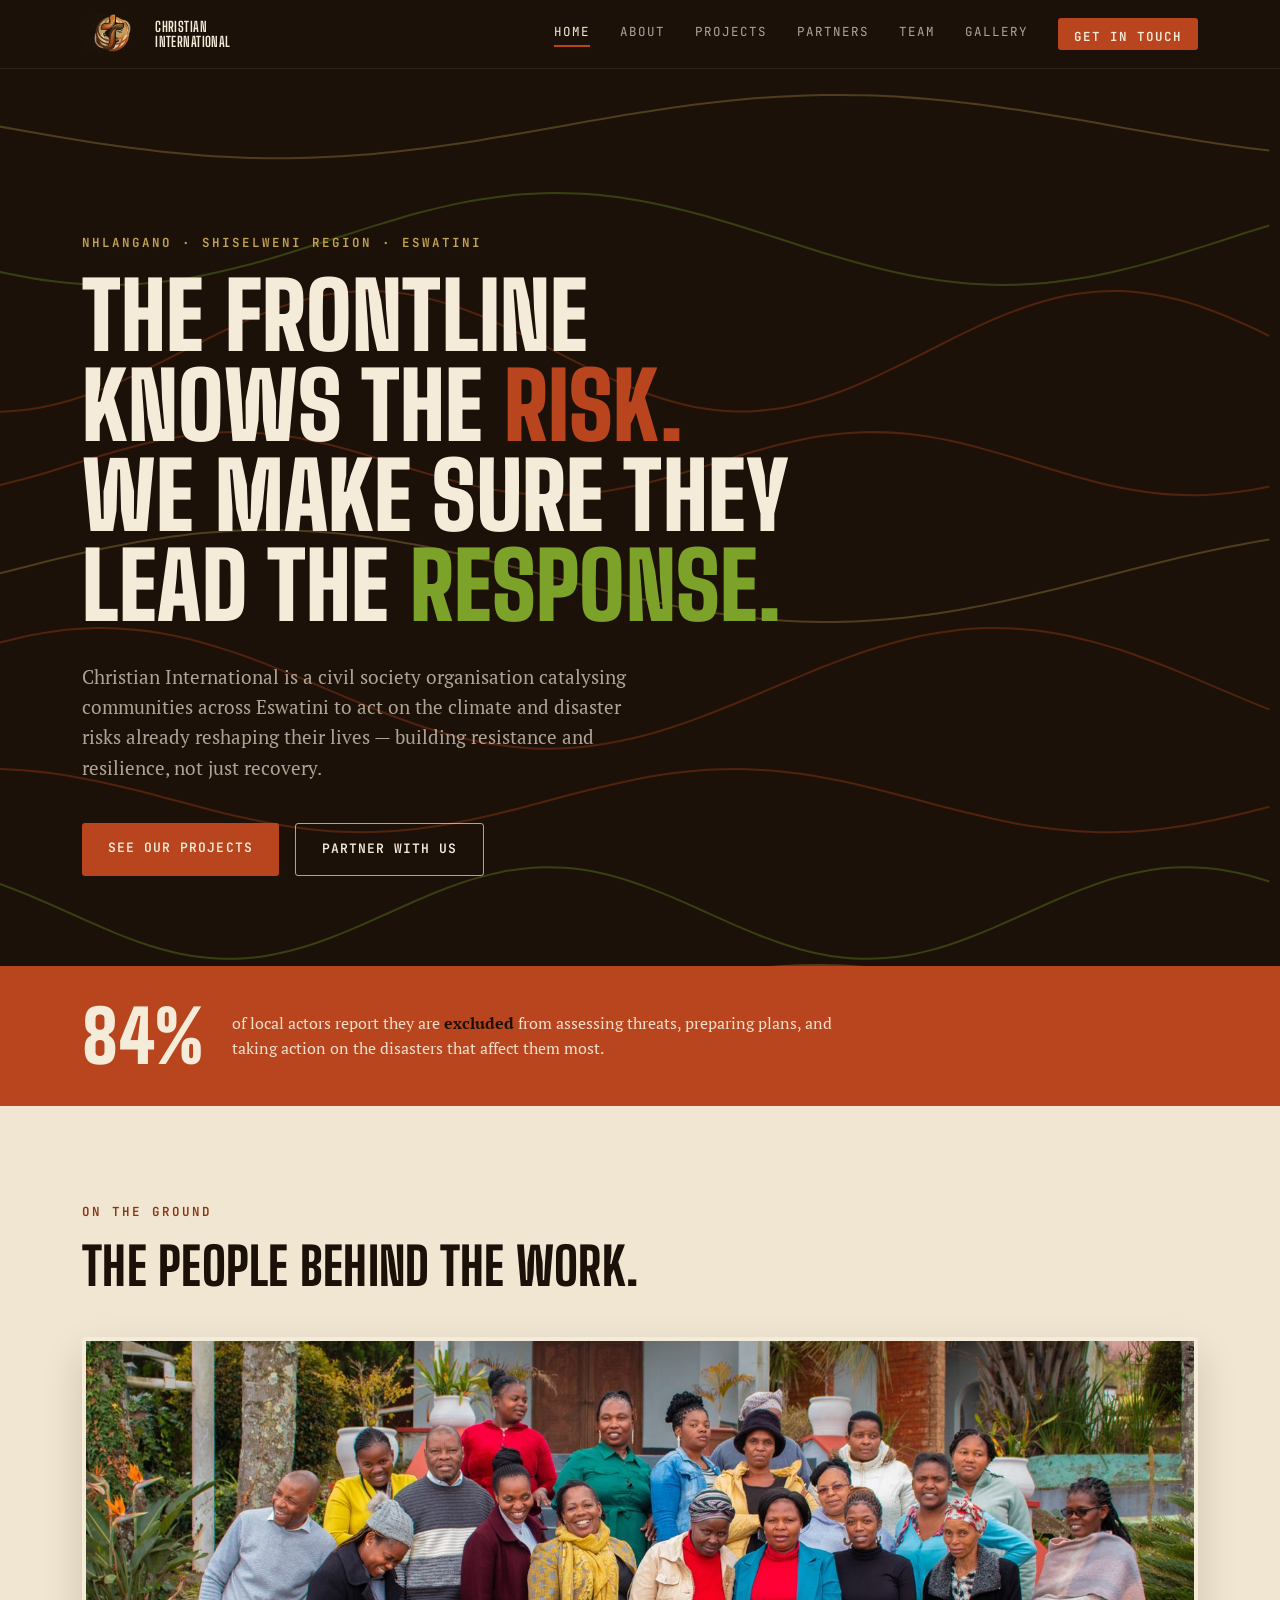
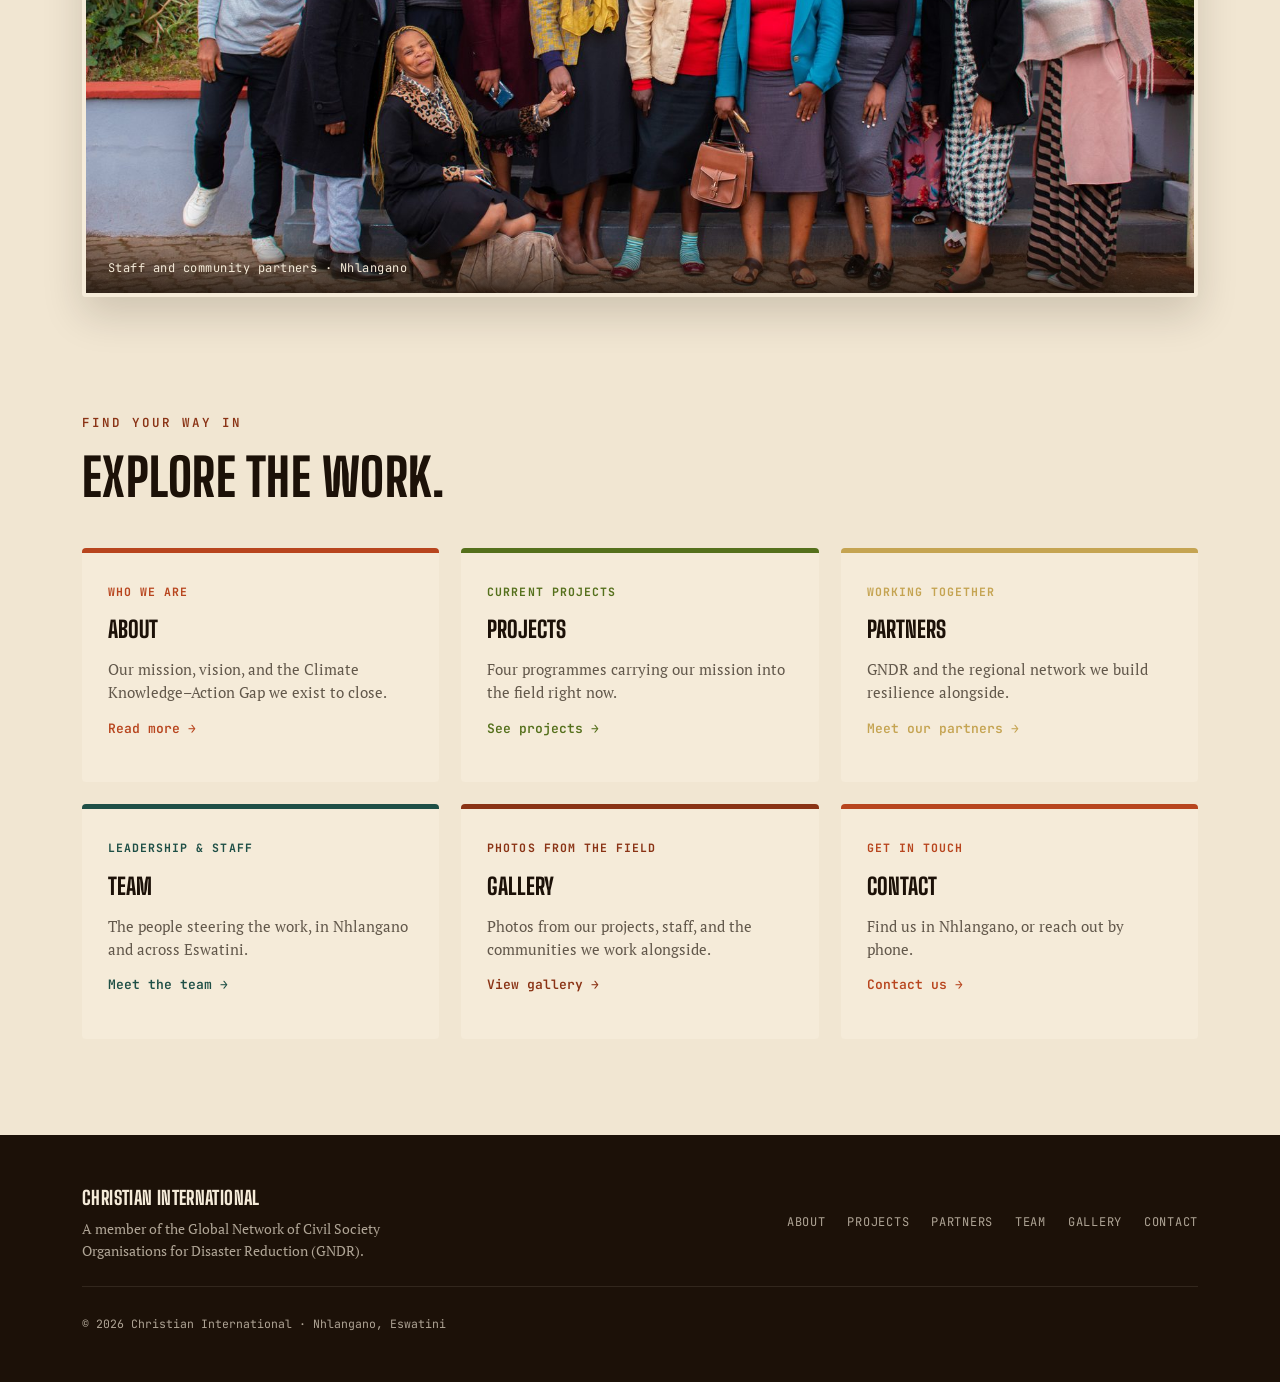
<file: index.html>
<!DOCTYPE html>
<html lang="en">
<head>
<meta charset="UTF-8">
<meta name="viewport" content="width=device-width, initial-scale=1.0">
<title>Home — Christian International</title>
<link rel="preconnect" href="https://fonts.googleapis.com">
<link rel="preconnect" href="https://fonts.gstatic.com" crossorigin>
<link href="https://fonts.googleapis.com/css2?family=Big+Shoulders+Display:wght@600;700;800;900&family=PT+Serif:ital,wght@0,400;0,700;1,400&family=JetBrains+Mono:wght@400;500;600;700&display=swap" rel="stylesheet">
<link rel="stylesheet" href="assets/styles.css">
</head>
<body>
<header class="nav" id="nav">
  <div class="nav-inner">
    <a href="index.html" class="nav-logo">
      <img class="nav-logo-mark" src="assets/logo-mark.png" alt="Christian International logo">
      <span class="nav-logo-text">CHRISTIAN<br>INTERNATIONAL</span>
    </a>
    <nav class="nav-links" id="navLinks">
      <a href="index.html" class="is-active">Home</a>
      <a href="about.html" class="">About</a>
      <a href="projects.html" class="">Projects</a>
      <a href="partners.html" class="">Partners</a>
      <a href="team.html" class="">Team</a>
      <a href="gallery.html" class="">Gallery</a>
      <a href="contact.html" class="nav-cta">Get in touch</a>
    </nav>
    <button class="nav-toggle" id="navToggle" aria-label="Toggle menu" aria-expanded="false">
      <span></span><span></span><span></span>
    </button>
  </div>
</header>
<section class="hero" id="top">
  <div class="contour-layer" aria-hidden="true">
    <svg viewBox="0 0 1200 720" preserveAspectRatio="none">
      <path d="M0.0,40.0 Q20.0,42.6 30.0,43.9 Q40.0,45.2 50.0,46.5 Q60.0,47.8 70.0,49.0 Q80.0,50.2 90.0,51.3 Q100.0,52.4 110.0,53.5 Q120.0,54.5 130.0,55.4 Q140.0,56.4 150.0,57.2 Q160.0,58.0 170.0,58.7 Q180.0,59.4 190.0,60.0 Q200.0,60.5 210.0,60.9 Q220.0,61.3 230.0,61.6 Q240.0,61.8 250.0,61.9 Q260.0,62.0 270.0,61.9 Q280.0,61.9 290.0,61.6 Q300.0,61.4 310.0,61.0 Q320.0,60.7 330.0,60.1 Q340.0,59.6 350.0,59.0 Q360.0,58.3 370.0,57.5 Q380.0,56.7 390.0,55.8 Q400.0,54.9 410.0,53.8 Q420.0,52.8 430.0,51.7 Q440.0,50.6 450.0,49.4 Q460.0,48.2 470.0,46.9 Q480.0,45.7 490.0,44.4 Q500.0,43.1 510.0,41.8 Q520.0,40.5 530.0,39.2 Q540.0,37.8 550.0,36.5 Q560.0,35.2 570.0,34.0 Q580.0,32.7 590.0,31.5 Q600.0,30.3 610.0,29.1 Q620.0,28.0 630.0,26.9 Q640.0,25.9 650.0,24.9 Q660.0,23.9 670.0,23.1 Q680.0,22.3 690.0,21.5 Q700.0,20.8 710.0,20.2 Q720.0,19.7 730.0,19.2 Q740.0,18.8 750.0,18.5 Q760.0,18.3 770.0,18.1 Q780.0,18.0 790.0,18.0 Q800.0,18.1 810.0,18.3 Q820.0,18.5 830.0,18.8 Q840.0,19.2 850.0,19.7 Q860.0,20.2 870.0,20.8 Q880.0,21.4 890.0,22.2 Q900.0,23.0 910.0,23.9 Q920.0,24.8 930.0,25.8 Q940.0,26.8 950.0,27.9 Q960.0,29.0 970.0,30.2 Q980.0,31.4 990.0,32.6 Q1000.0,33.9 1010.0,35.1 Q1020.0,36.4 1030.0,37.7 Q1040.0,39.1 1050.0,40.4 Q1060.0,41.7 1070.0,43.0 Q1080.0,44.3 1090.0,45.6 Q1100.0,46.9 1110.0,48.1 Q1120.0,49.3 1130.0,50.5 Q1140.0,51.6 1150.0,52.7 Q1160.0,53.8 1170.0,54.8 Q1180.0,55.7 1190.0,56.6" />
<path d="M0.0,141.0 Q20.0,144.0 30.0,145.3 Q40.0,146.5 50.0,147.4 Q60.0,148.4 70.0,149.0 Q80.0,149.5 90.0,149.8 Q100.0,150.0 110.0,149.9 Q120.0,149.7 130.0,149.2 Q140.0,148.8 150.0,147.9 Q160.0,147.1 170.0,145.9 Q180.0,144.8 190.0,143.3 Q200.0,141.9 210.0,140.1 Q220.0,138.4 230.0,136.5 Q240.0,134.5 250.0,132.4 Q260.0,130.2 270.0,127.9 Q280.0,125.7 290.0,123.3 Q300.0,120.9 310.0,118.5 Q320.0,116.1 330.0,113.8 Q340.0,111.4 350.0,109.1 Q360.0,106.8 370.0,104.6 Q380.0,102.4 390.0,100.4 Q400.0,98.4 410.0,96.6 Q420.0,94.9 430.0,93.3 Q440.0,91.8 450.0,90.6 Q460.0,89.4 470.0,88.5 Q480.0,87.5 490.0,87.0 Q500.0,86.4 510.0,86.2 Q520.0,86.0 530.0,86.2 Q540.0,86.3 550.0,86.8 Q560.0,87.3 570.0,88.2 Q580.0,89.0 590.0,90.2 Q600.0,91.4 610.0,92.8 Q620.0,94.3 630.0,96.1 Q640.0,97.8 650.0,99.8 Q660.0,101.7 670.0,103.9 Q680.0,106.0 690.0,108.3 Q700.0,110.6 710.0,113.0 Q720.0,115.3 730.0,117.7 Q740.0,120.1 750.0,122.5 Q760.0,124.9 770.0,127.2 Q780.0,129.5 790.0,131.6 Q800.0,133.8 810.0,135.8 Q820.0,137.8 830.0,139.6 Q840.0,141.3 850.0,142.8 Q860.0,144.3 870.0,145.5 Q880.0,146.8 890.0,147.6 Q900.0,148.5 910.0,149.1 Q920.0,149.6 930.0,149.8 Q940.0,150.0 950.0,149.8 Q960.0,149.7 970.0,149.1 Q980.0,148.6 990.0,147.7 Q1000.0,146.9 1010.0,145.7 Q1020.0,144.5 1030.0,143.0 Q1040.0,141.5 1050.0,139.7 Q1060.0,138.0 1070.0,136.0 Q1080.0,134.0 1090.0,131.9 Q1100.0,129.7 1110.0,127.4 Q1120.0,125.1 1130.0,122.8 Q1140.0,120.4 1150.0,118.0 Q1160.0,115.6 1170.0,113.2 Q1180.0,110.9 1190.0,108.6" />
<path d="M0.0,238.0 Q20.0,237.1 30.0,236.0 Q40.0,234.9 50.0,233.1 Q60.0,231.4 70.0,229.1 Q80.0,226.8 90.0,223.9 Q100.0,221.1 110.0,217.9 Q120.0,214.7 130.0,211.2 Q140.0,207.7 150.0,204.0 Q160.0,200.3 170.0,196.5 Q180.0,192.7 190.0,189.0 Q200.0,185.3 210.0,181.7 Q220.0,178.2 230.0,174.9 Q240.0,171.7 250.0,168.8 Q260.0,165.9 270.0,163.5 Q280.0,161.2 290.0,159.3 Q300.0,157.5 310.0,156.3 Q320.0,155.1 330.0,154.6 Q340.0,154.1 350.0,154.2 Q360.0,154.3 370.0,155.2 Q380.0,156.0 390.0,157.4 Q400.0,158.9 410.0,161.0 Q420.0,163.0 430.0,165.6 Q440.0,168.2 450.0,171.2 Q460.0,174.3 470.0,177.7 Q480.0,181.1 490.0,184.7 Q500.0,188.3 510.0,192.1 Q520.0,195.9 530.0,199.6 Q540.0,203.4 550.0,207.0 Q560.0,210.7 570.0,214.1 Q580.0,217.5 590.0,220.5 Q600.0,223.6 610.0,226.2 Q620.0,228.8 630.0,230.9 Q640.0,233.0 650.0,234.5 Q660.0,235.9 670.0,236.8 Q680.0,237.6 690.0,237.8 Q700.0,238.0 710.0,237.4 Q720.0,236.9 730.0,235.8 Q740.0,234.6 750.0,232.8 Q760.0,231.0 770.0,228.6 Q780.0,226.3 790.0,223.4 Q800.0,220.6 810.0,217.3 Q820.0,214.1 830.0,210.5 Q840.0,207.0 850.0,203.3 Q860.0,199.6 870.0,195.8 Q880.0,192.0 890.0,188.3 Q900.0,184.6 910.0,181.1 Q920.0,177.5 930.0,174.3 Q940.0,171.1 950.0,168.3 Q960.0,165.4 970.0,163.1 Q980.0,160.8 990.0,159.0 Q1000.0,157.2 1010.0,156.1 Q1020.0,155.0 1030.0,154.5 Q1040.0,154.0 1050.0,154.2 Q1060.0,154.4 1070.0,155.3 Q1080.0,156.2 1090.0,157.7 Q1100.0,159.2 1110.0,161.3 Q1120.0,163.5 1130.0,166.1 Q1140.0,168.7 1150.0,171.8 Q1160.0,174.9 1170.0,178.3 Q1180.0,181.7 1190.0,185.4" />
<path d="M0.0,288.9 Q20.0,285.2 30.0,283.1 Q40.0,281.0 50.0,278.7 Q60.0,276.4 70.0,274.1 Q80.0,271.8 90.0,269.6 Q100.0,267.3 110.0,265.2 Q120.0,263.1 130.0,261.2 Q140.0,259.4 150.0,257.8 Q160.0,256.3 170.0,255.1 Q180.0,253.9 190.0,253.2 Q200.0,252.5 210.0,252.2 Q220.0,252.0 230.0,252.2 Q240.0,252.5 250.0,253.2 Q260.0,253.9 270.0,255.0 Q280.0,256.2 290.0,257.7 Q300.0,259.3 310.0,261.1 Q320.0,263.0 330.0,265.1 Q340.0,267.2 350.0,269.5 Q360.0,271.7 370.0,274.0 Q380.0,276.3 390.0,278.6 Q400.0,280.9 410.0,283.0 Q420.0,285.1 430.0,286.9 Q440.0,288.8 450.0,290.3 Q460.0,291.9 470.0,293.0 Q480.0,294.1 490.0,294.8 Q500.0,295.5 510.0,295.8 Q520.0,296.0 530.0,295.7 Q540.0,295.5 550.0,294.8 Q560.0,294.0 570.0,292.9 Q580.0,291.7 590.0,290.1 Q600.0,288.6 610.0,286.7 Q620.0,284.8 630.0,282.7 Q640.0,280.6 650.0,278.3 Q660.0,276.1 670.0,273.8 Q680.0,271.5 690.0,269.2 Q700.0,267.0 710.0,264.9 Q720.0,262.8 730.0,260.9 Q740.0,259.1 750.0,257.6 Q760.0,256.0 770.0,254.9 Q780.0,253.8 790.0,253.1 Q800.0,252.4 810.0,252.2 Q820.0,252.0 830.0,252.3 Q840.0,252.6 850.0,253.3 Q860.0,254.0 870.0,255.2 Q880.0,256.4 890.0,258.0 Q900.0,259.6 910.0,261.4 Q920.0,263.3 930.0,265.5 Q940.0,267.6 950.0,269.8 Q960.0,272.1 970.0,274.4 Q980.0,276.7 990.0,279.0 Q1000.0,281.2 1010.0,283.3 Q1020.0,285.4 1030.0,287.2 Q1040.0,289.1 1050.0,290.6 Q1060.0,292.1 1070.0,293.2 Q1080.0,294.3 1090.0,295.0 Q1100.0,295.6 1110.0,295.8 Q1120.0,296.0 1130.0,295.7 Q1140.0,295.4 1150.0,294.6 Q1160.0,293.9 1170.0,292.7 Q1180.0,291.5 1190.0,289.9" />
<path d="M0.0,350.1 Q20.0,346.3 30.0,344.5 Q40.0,342.6 50.0,340.8 Q60.0,339.0 70.0,337.3 Q80.0,335.6 90.0,334.0 Q100.0,332.4 110.0,331.0 Q120.0,329.5 130.0,328.2 Q140.0,327.0 150.0,325.9 Q160.0,324.8 170.0,323.9 Q180.0,322.9 190.0,322.2 Q200.0,321.5 210.0,321.1 Q220.0,320.6 230.0,320.3 Q240.0,320.1 250.0,320.1 Q260.0,320.0 270.0,320.2 Q280.0,320.4 290.0,320.9 Q300.0,321.3 310.0,322.0 Q320.0,322.6 330.0,323.5 Q340.0,324.4 350.0,325.4 Q360.0,326.5 370.0,327.7 Q380.0,329.0 390.0,330.4 Q400.0,331.8 410.0,333.4 Q420.0,334.9 430.0,336.6 Q440.0,338.3 450.0,340.1 Q460.0,341.8 470.0,343.7 Q480.0,345.5 490.0,347.4 Q500.0,349.3 510.0,351.3 Q520.0,353.2 530.0,355.1 Q540.0,357.0 550.0,358.9 Q560.0,360.7 570.0,362.6 Q580.0,364.4 590.0,366.1 Q600.0,367.8 610.0,369.4 Q620.0,371.0 630.0,372.5 Q640.0,374.0 650.0,375.3 Q660.0,376.6 670.0,377.7 Q680.0,378.9 690.0,379.8 Q700.0,380.8 710.0,381.5 Q720.0,382.2 730.0,382.8 Q740.0,383.3 750.0,383.6 Q760.0,383.9 770.0,383.9 Q780.0,384.0 790.0,383.8 Q800.0,383.7 810.0,383.3 Q820.0,382.9 830.0,382.3 Q840.0,381.6 850.0,380.8 Q860.0,380.0 870.0,379.0 Q880.0,377.9 890.0,376.7 Q900.0,375.5 910.0,374.1 Q920.0,372.7 930.0,371.2 Q940.0,369.7 950.0,368.0 Q960.0,366.3 970.0,364.6 Q980.0,362.8 990.0,361.0 Q1000.0,359.1 1010.0,357.2 Q1020.0,355.3 1030.0,353.4 Q1040.0,351.5 1050.0,349.6 Q1060.0,347.7 1070.0,345.8 Q1080.0,343.9 1090.0,342.1 Q1100.0,340.3 1110.0,338.5 Q1120.0,336.8 1130.0,335.2 Q1140.0,333.5 1150.0,332.0 Q1160.0,330.5 1170.0,329.2 Q1180.0,327.8 1190.0,326.7" />
<path d="M0.0,398.2 Q20.0,394.5 30.0,393.0 Q40.0,391.5 50.0,390.5 Q60.0,389.4 70.0,388.9 Q80.0,388.3 90.0,388.1 Q100.0,388.0 110.0,388.4 Q120.0,388.7 130.0,389.6 Q140.0,390.4 150.0,391.6 Q160.0,392.9 170.0,394.6 Q180.0,396.3 190.0,398.3 Q200.0,400.4 210.0,402.8 Q220.0,405.1 230.0,407.8 Q240.0,410.5 250.0,413.4 Q260.0,416.3 270.0,419.3 Q280.0,422.3 290.0,425.5 Q300.0,428.6 310.0,431.8 Q320.0,434.9 330.0,438.0 Q340.0,441.1 350.0,444.0 Q360.0,447.0 370.0,449.8 Q380.0,452.6 390.0,455.1 Q400.0,457.6 410.0,459.8 Q420.0,462.0 430.0,463.9 Q440.0,465.7 450.0,467.2 Q460.0,468.6 470.0,469.6 Q480.0,470.7 490.0,471.2 Q500.0,471.8 510.0,471.9 Q520.0,472.0 530.0,471.6 Q540.0,471.2 550.0,470.4 Q560.0,469.5 570.0,468.2 Q580.0,466.9 590.0,465.2 Q600.0,463.5 610.0,461.5 Q620.0,459.4 630.0,457.0 Q640.0,454.6 650.0,451.9 Q660.0,449.2 670.0,446.3 Q680.0,443.4 690.0,440.4 Q700.0,437.3 710.0,434.2 Q720.0,431.0 730.0,427.9 Q740.0,424.8 750.0,421.7 Q760.0,418.6 770.0,415.6 Q780.0,412.7 790.0,409.9 Q800.0,407.2 810.0,404.6 Q820.0,402.1 830.0,399.9 Q840.0,397.8 850.0,395.9 Q860.0,394.1 870.0,392.7 Q880.0,391.2 890.0,390.3 Q900.0,389.3 910.0,388.7 Q920.0,388.2 930.0,388.1 Q940.0,388.1 950.0,388.5 Q960.0,388.9 970.0,389.7 Q980.0,390.6 990.0,391.9 Q1000.0,393.2 1010.0,395.0 Q1020.0,396.7 1030.0,398.8 Q1040.0,400.9 1050.0,403.3 Q1060.0,405.7 1070.0,408.4 Q1080.0,411.1 1090.0,414.0 Q1100.0,416.9 1110.0,420.0 Q1120.0,423.0 1130.0,426.2 Q1140.0,429.3 1150.0,432.5 Q1160.0,435.6 1170.0,438.7 Q1180.0,441.8 1190.0,444.7" />
<path d="M0.0,486.1 Q20.0,486.8 30.0,487.5 Q40.0,488.2 50.0,489.2 Q60.0,490.2 70.0,491.5 Q80.0,492.8 90.0,494.3 Q100.0,495.9 110.0,497.6 Q120.0,499.4 130.0,501.2 Q140.0,503.1 150.0,505.1 Q160.0,507.1 170.0,509.0 Q180.0,511.0 190.0,512.9 Q200.0,514.9 210.0,516.7 Q220.0,518.5 230.0,520.1 Q240.0,521.8 250.0,523.2 Q260.0,524.6 270.0,525.8 Q280.0,526.9 290.0,527.8 Q300.0,528.6 310.0,529.2 Q320.0,529.7 330.0,529.8 Q340.0,530.0 350.0,529.8 Q360.0,529.6 370.0,529.1 Q380.0,528.5 390.0,527.7 Q400.0,526.8 410.0,525.6 Q420.0,524.5 430.0,523.0 Q440.0,521.6 450.0,519.9 Q460.0,518.3 470.0,516.4 Q480.0,514.6 490.0,512.7 Q500.0,510.7 510.0,508.8 Q520.0,506.8 530.0,504.8 Q540.0,502.9 550.0,501.0 Q560.0,499.1 570.0,497.4 Q580.0,495.7 590.0,494.1 Q600.0,492.6 610.0,491.3 Q620.0,490.0 630.0,489.0 Q640.0,488.1 650.0,487.4 Q660.0,486.7 670.0,486.4 Q680.0,486.1 690.0,486.1 Q700.0,486.1 710.0,486.5 Q720.0,486.9 730.0,487.6 Q740.0,488.3 750.0,489.4 Q760.0,490.4 770.0,491.7 Q780.0,493.1 790.0,494.6 Q800.0,496.2 810.0,498.0 Q820.0,499.7 830.0,501.6 Q840.0,503.5 850.0,505.5 Q860.0,507.4 870.0,509.4 Q880.0,511.4 890.0,513.3 Q900.0,515.2 910.0,517.0 Q920.0,518.8 930.0,520.4 Q940.0,522.1 950.0,523.5 Q960.0,524.9 970.0,526.0 Q980.0,527.1 990.0,527.9 Q1000.0,528.8 1010.0,529.2 Q1020.0,529.7 1030.0,529.9 Q1040.0,530.0 1050.0,529.8 Q1060.0,529.5 1070.0,529.0 Q1080.0,528.4 1090.0,527.5 Q1100.0,526.6 1110.0,525.4 Q1120.0,524.2 1130.0,522.7 Q1140.0,521.3 1150.0,519.6 Q1160.0,517.9 1170.0,516.1 Q1180.0,514.2 1190.0,512.3" />
<path d="M0.0,565.8 Q20.0,571.4 30.0,574.5 Q40.0,577.7 50.0,581.0 Q60.0,584.3 70.0,587.6 Q80.0,591.0 90.0,594.2 Q100.0,597.5 110.0,600.5 Q120.0,603.5 130.0,606.1 Q140.0,608.7 150.0,610.8 Q160.0,612.9 170.0,614.4 Q180.0,615.9 190.0,616.8 Q200.0,617.6 210.0,617.8 Q220.0,617.9 230.0,617.4 Q240.0,616.9 250.0,615.7 Q260.0,614.4 270.0,612.6 Q280.0,610.8 290.0,608.4 Q300.0,606.0 310.0,603.2 Q320.0,600.3 330.0,597.2 Q340.0,594.1 350.0,590.7 Q360.0,587.4 370.0,584.1 Q380.0,580.7 390.0,577.5 Q400.0,574.3 410.0,571.3 Q420.0,568.3 430.0,565.7 Q440.0,563.2 450.0,561.1 Q460.0,559.0 470.0,557.5 Q480.0,556.0 490.0,555.2 Q500.0,554.3 510.0,554.2 Q520.0,554.1 530.0,554.6 Q540.0,555.2 550.0,556.4 Q560.0,557.7 570.0,559.5 Q580.0,561.4 590.0,563.8 Q600.0,566.2 610.0,569.1 Q620.0,571.9 630.0,575.0 Q640.0,578.2 650.0,581.5 Q660.0,584.8 670.0,588.2 Q680.0,591.5 690.0,594.8 Q700.0,598.0 710.0,600.9 Q720.0,603.9 730.0,606.5 Q740.0,609.0 750.0,611.1 Q760.0,613.2 770.0,614.6 Q780.0,616.1 790.0,616.9 Q800.0,617.7 810.0,617.8 Q820.0,617.9 830.0,617.3 Q840.0,616.7 850.0,615.5 Q860.0,614.2 870.0,612.3 Q880.0,610.4 890.0,608.0 Q900.0,605.6 910.0,602.7 Q920.0,599.9 930.0,596.7 Q940.0,593.5 950.0,590.2 Q960.0,586.9 970.0,583.6 Q980.0,580.2 990.0,577.0 Q1000.0,573.8 1010.0,570.8 Q1020.0,567.9 1030.0,565.3 Q1040.0,562.8 1050.0,560.7 Q1060.0,558.7 1070.0,557.3 Q1080.0,555.8 1090.0,555.0 Q1100.0,554.3 1110.0,554.2 Q1120.0,554.1 1130.0,554.7 Q1140.0,555.3 1150.0,556.6 Q1160.0,557.9 1170.0,559.8 Q1180.0,561.8 1190.0,564.2" />
<path d="M0.0,668.9 Q20.0,673.9 30.0,676.3 Q40.0,678.7 50.0,681.0 Q60.0,683.3 70.0,685.4 Q80.0,687.6 90.0,689.6 Q100.0,691.6 110.0,693.4 Q120.0,695.2 130.0,696.8 Q140.0,698.3 150.0,699.7 Q160.0,701.0 170.0,702.0 Q180.0,703.1 190.0,703.9 Q200.0,704.7 210.0,705.1 Q220.0,705.6 230.0,705.8 Q240.0,706.0 250.0,705.9 Q260.0,705.8 270.0,705.3 Q280.0,704.9 290.0,704.2 Q300.0,703.5 310.0,702.5 Q320.0,701.5 330.0,700.3 Q340.0,699.0 350.0,697.5 Q360.0,696.0 370.0,694.2 Q380.0,692.5 390.0,690.5 Q400.0,688.6 410.0,686.4 Q420.0,684.3 430.0,682.0 Q440.0,679.8 450.0,677.4 Q460.0,675.0 470.0,672.5 Q480.0,670.1 490.0,667.6 Q500.0,665.0 510.0,662.5 Q520.0,660.0 530.0,657.5 Q540.0,655.0 550.0,652.6 Q560.0,650.2 570.0,647.9 Q580.0,645.5 590.0,643.3 Q600.0,641.2 610.0,639.1 Q620.0,637.1 630.0,635.3 Q640.0,633.4 650.0,631.8 Q660.0,630.2 670.0,628.8 Q680.0,627.5 690.0,626.4 Q700.0,625.2 710.0,624.4 Q720.0,623.6 730.0,623.0 Q740.0,622.5 750.0,622.3 Q760.0,622.0 770.0,622.1 Q780.0,622.1 790.0,622.5 Q800.0,622.9 810.0,623.5 Q820.0,624.2 830.0,625.1 Q840.0,626.1 850.0,627.3 Q860.0,628.5 870.0,630.0 Q880.0,631.5 890.0,633.2 Q900.0,634.9 910.0,636.8 Q920.0,638.7 930.0,640.8 Q940.0,642.9 950.0,645.1 Q960.0,647.4 970.0,649.8 Q980.0,652.1 990.0,654.6 Q1000.0,657.0 1010.0,659.5 Q1020.0,662.1 1030.0,664.6 Q1040.0,667.1 1050.0,669.6 Q1060.0,672.1 1070.0,674.5 Q1080.0,677.0 1090.0,679.3 Q1100.0,681.6 1110.0,683.9 Q1120.0,686.1 1130.0,688.1 Q1140.0,690.2 1150.0,692.1 Q1160.0,693.9 1170.0,695.6 Q1180.0,697.3 1190.0,698.7" />
    </svg>
  </div>
  <div class="hero-inner">
    <p class="eyebrow eyebrow--gold">Nhlangano &middot; Shiselweni Region &middot; Eswatini</p>
    <h1 class="hero-title">
      THE FRONTLINE<br>
      KNOWS THE <span class="hl-rust">RISK.</span><br>
      WE MAKE SURE THEY<br>
      LEAD THE <span class="hl-green">RESPONSE.</span>
    </h1>
    <p class="hero-sub">Christian International is a civil society organisation catalysing communities across Eswatini to act on the climate and disaster risks already reshaping their lives &mdash; building resistance and resilience, not just recovery.</p>
    <div class="hero-ctas">
      <a href="projects.html" class="btn btn--rust">See our projects</a>
      <a href="contact.html" class="btn btn--outline">Partner with us</a>
    </div>
  </div>
  <div class="hero-stat">
    <div class="hero-stat-inner">
      <span class="stat-number">84%</span>
      <span class="stat-label">of local actors report they are <strong>excluded</strong> from assessing threats, preparing plans, and taking action on the disasters that affect them most.</span>
    </div>
  </div>
</section>

<section class="community">
  <div class="section-inner">
    <p class="eyebrow eyebrow--rust reveal">On the ground</p>
    <h2 class="section-title reveal">The people behind the work.</h2>
    <div class="community-grid community-grid--single">
      <figure class="community-photo community-photo--main community-photo--full reveal">
        <img src="assets/team-photo-1.jpg" alt="Christian International staff and community members gathered in Nhlangano, Eswatini">
        <figcaption>Staff and community partners &middot; Nhlangano</figcaption>
      </figure>
    </div>
  </div>
</section>

<section class="quick-links">
  <div class="section-inner">
    <p class="eyebrow eyebrow--rust reveal">Find your way in</p>
    <h2 class="section-title reveal">Explore the work.</h2>
    <div class="quick-grid">
      <a href="about.html" class="quick-card reveal" style="--card-accent: var(--rust); --card-accent-deep: var(--rust-deep);">
        <p class="quick-card-label">Who we are</p>
        <p class="quick-card-title">About</p>
        <p class="quick-card-desc">Our mission, vision, and the Climate Knowledge&ndash;Action Gap we exist to close.</p>
        <p class="quick-card-arrow">Read more &rarr;</p>
      </a>
      <a href="projects.html" class="quick-card reveal" style="--card-accent: var(--green-deep);">
        <p class="quick-card-label">Current projects</p>
        <p class="quick-card-title">Projects</p>
        <p class="quick-card-desc">Four programmes carrying our mission into the field right now.</p>
        <p class="quick-card-arrow">See projects &rarr;</p>
      </a>
      <a href="partners.html" class="quick-card reveal" style="--card-accent: var(--gold); --card-accent-deep: #A87A16;">
        <p class="quick-card-label">Working together</p>
        <p class="quick-card-title">Partners</p>
        <p class="quick-card-desc">GNDR and the regional network we build resilience alongside.</p>
        <p class="quick-card-arrow">Meet our partners &rarr;</p>
      </a>
      <a href="team.html" class="quick-card reveal" style="--card-accent: var(--teal);">
        <p class="quick-card-label">Leadership &amp; staff</p>
        <p class="quick-card-title">Team</p>
        <p class="quick-card-desc">The people steering the work, in Nhlangano and across Eswatini.</p>
        <p class="quick-card-arrow">Meet the team &rarr;</p>
      </a>
      <a href="gallery.html" class="quick-card reveal" style="--card-accent: var(--rust-deep);">
        <p class="quick-card-label">Photos from the field</p>
        <p class="quick-card-title">Gallery</p>
        <p class="quick-card-desc">Photos from our projects, staff, and the communities we work alongside.</p>
        <p class="quick-card-arrow">View gallery &rarr;</p>
      </a>
      <a href="contact.html" class="quick-card reveal" style="--card-accent: var(--rust);">
        <p class="quick-card-label">Get in touch</p>
        <p class="quick-card-title">Contact</p>
        <p class="quick-card-desc">Find us in Nhlangano, or reach out by phone.</p>
        <p class="quick-card-arrow">Contact us &rarr;</p>
      </a>
    </div>
  </div>
</section>
<footer class="footer">
  <div class="section-inner footer-inner">
    <div class="footer-brand">
      <p class="footer-org">CHRISTIAN INTERNATIONAL</p>
      <p class="footer-tag">A member of the Global Network of Civil Society Organisations for Disaster Reduction (GNDR).</p>
    </div>
    <nav class="footer-links">
      <a href="about.html">About</a>
      <a href="projects.html">Projects</a>
      <a href="partners.html">Partners</a>
      <a href="team.html">Team</a>
      <a href="gallery.html">Gallery</a>
      <a href="contact.html">Contact</a>
    </nav>
    <p class="footer-copy">&copy; 2026 Christian International &middot; Nhlangano, Eswatini</p>
  </div>
</footer>
<script src="assets/script.js"></script>
</body>
</html>
</file>
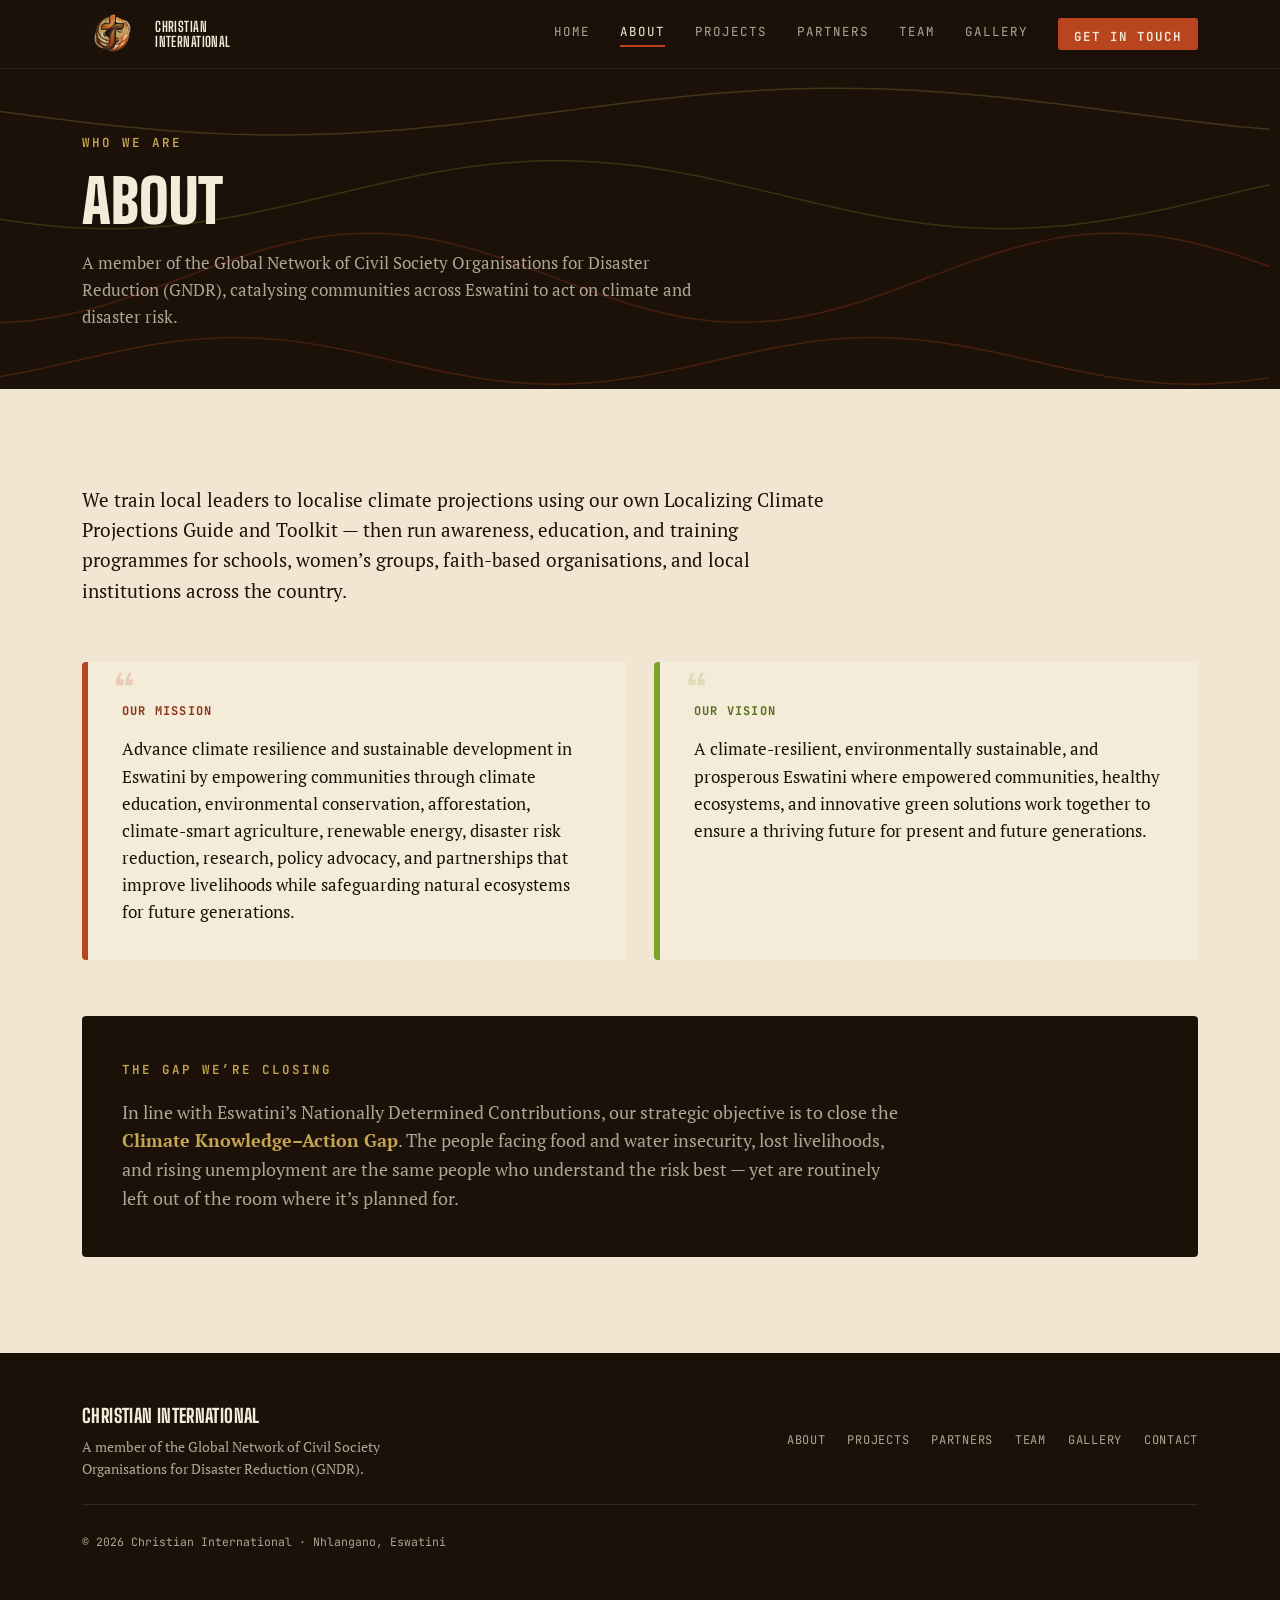
<file: about.html>
<!DOCTYPE html>
<html lang="en">
<head>
<meta charset="UTF-8">
<meta name="viewport" content="width=device-width, initial-scale=1.0">
<title>About — Christian International</title>
<link rel="preconnect" href="https://fonts.googleapis.com">
<link rel="preconnect" href="https://fonts.gstatic.com" crossorigin>
<link href="https://fonts.googleapis.com/css2?family=Big+Shoulders+Display:wght@600;700;800;900&family=PT+Serif:ital,wght@0,400;0,700;1,400&family=JetBrains+Mono:wght@400;500;600;700&display=swap" rel="stylesheet">
<link rel="stylesheet" href="assets/styles.css">
</head>
<body>
<header class="nav" id="nav">
  <div class="nav-inner">
    <a href="index.html" class="nav-logo">
      <img class="nav-logo-mark" src="assets/logo-mark.png" alt="Christian International logo">
      <span class="nav-logo-text">CHRISTIAN<br>INTERNATIONAL</span>
    </a>
    <nav class="nav-links" id="navLinks">
      <a href="index.html" class="">Home</a>
      <a href="about.html" class="is-active">About</a>
      <a href="projects.html" class="">Projects</a>
      <a href="partners.html" class="">Partners</a>
      <a href="team.html" class="">Team</a>
      <a href="gallery.html" class="">Gallery</a>
      <a href="contact.html" class="nav-cta">Get in touch</a>
    </nav>
    <button class="nav-toggle" id="navToggle" aria-label="Toggle menu" aria-expanded="false">
      <span></span><span></span><span></span>
    </button>
  </div>
</header>
<section class="page-header">
  <div class="contour-layer" aria-hidden="true">
    <svg viewBox="0 0 1200 300" preserveAspectRatio="none">
      <path d="M0.0,40.0 Q20.0,42.6 30.0,43.9 Q40.0,45.2 50.0,46.5 Q60.0,47.8 70.0,49.0 Q80.0,50.2 90.0,51.3 Q100.0,52.4 110.0,53.5 Q120.0,54.5 130.0,55.4 Q140.0,56.4 150.0,57.2 Q160.0,58.0 170.0,58.7 Q180.0,59.4 190.0,60.0 Q200.0,60.5 210.0,60.9 Q220.0,61.3 230.0,61.6 Q240.0,61.8 250.0,61.9 Q260.0,62.0 270.0,61.9 Q280.0,61.9 290.0,61.6 Q300.0,61.4 310.0,61.0 Q320.0,60.7 330.0,60.1 Q340.0,59.6 350.0,59.0 Q360.0,58.3 370.0,57.5 Q380.0,56.7 390.0,55.8 Q400.0,54.9 410.0,53.8 Q420.0,52.8 430.0,51.7 Q440.0,50.6 450.0,49.4 Q460.0,48.2 470.0,46.9 Q480.0,45.7 490.0,44.4 Q500.0,43.1 510.0,41.8 Q520.0,40.5 530.0,39.2 Q540.0,37.8 550.0,36.5 Q560.0,35.2 570.0,34.0 Q580.0,32.7 590.0,31.5 Q600.0,30.3 610.0,29.1 Q620.0,28.0 630.0,26.9 Q640.0,25.9 650.0,24.9 Q660.0,23.9 670.0,23.1 Q680.0,22.3 690.0,21.5 Q700.0,20.8 710.0,20.2 Q720.0,19.7 730.0,19.2 Q740.0,18.8 750.0,18.5 Q760.0,18.3 770.0,18.1 Q780.0,18.0 790.0,18.0 Q800.0,18.1 810.0,18.3 Q820.0,18.5 830.0,18.8 Q840.0,19.2 850.0,19.7 Q860.0,20.2 870.0,20.8 Q880.0,21.4 890.0,22.2 Q900.0,23.0 910.0,23.9 Q920.0,24.8 930.0,25.8 Q940.0,26.8 950.0,27.9 Q960.0,29.0 970.0,30.2 Q980.0,31.4 990.0,32.6 Q1000.0,33.9 1010.0,35.1 Q1020.0,36.4 1030.0,37.7 Q1040.0,39.1 1050.0,40.4 Q1060.0,41.7 1070.0,43.0 Q1080.0,44.3 1090.0,45.6 Q1100.0,46.9 1110.0,48.1 Q1120.0,49.3 1130.0,50.5 Q1140.0,51.6 1150.0,52.7 Q1160.0,53.8 1170.0,54.8 Q1180.0,55.7 1190.0,56.6" />
<path d="M0.0,141.0 Q20.0,144.0 30.0,145.3 Q40.0,146.5 50.0,147.4 Q60.0,148.4 70.0,149.0 Q80.0,149.5 90.0,149.8 Q100.0,150.0 110.0,149.9 Q120.0,149.7 130.0,149.2 Q140.0,148.8 150.0,147.9 Q160.0,147.1 170.0,145.9 Q180.0,144.8 190.0,143.3 Q200.0,141.9 210.0,140.1 Q220.0,138.4 230.0,136.5 Q240.0,134.5 250.0,132.4 Q260.0,130.2 270.0,127.9 Q280.0,125.7 290.0,123.3 Q300.0,120.9 310.0,118.5 Q320.0,116.1 330.0,113.8 Q340.0,111.4 350.0,109.1 Q360.0,106.8 370.0,104.6 Q380.0,102.4 390.0,100.4 Q400.0,98.4 410.0,96.6 Q420.0,94.9 430.0,93.3 Q440.0,91.8 450.0,90.6 Q460.0,89.4 470.0,88.5 Q480.0,87.5 490.0,87.0 Q500.0,86.4 510.0,86.2 Q520.0,86.0 530.0,86.2 Q540.0,86.3 550.0,86.8 Q560.0,87.3 570.0,88.2 Q580.0,89.0 590.0,90.2 Q600.0,91.4 610.0,92.8 Q620.0,94.3 630.0,96.1 Q640.0,97.8 650.0,99.8 Q660.0,101.7 670.0,103.9 Q680.0,106.0 690.0,108.3 Q700.0,110.6 710.0,113.0 Q720.0,115.3 730.0,117.7 Q740.0,120.1 750.0,122.5 Q760.0,124.9 770.0,127.2 Q780.0,129.5 790.0,131.6 Q800.0,133.8 810.0,135.8 Q820.0,137.8 830.0,139.6 Q840.0,141.3 850.0,142.8 Q860.0,144.3 870.0,145.5 Q880.0,146.8 890.0,147.6 Q900.0,148.5 910.0,149.1 Q920.0,149.6 930.0,149.8 Q940.0,150.0 950.0,149.8 Q960.0,149.7 970.0,149.1 Q980.0,148.6 990.0,147.7 Q1000.0,146.9 1010.0,145.7 Q1020.0,144.5 1030.0,143.0 Q1040.0,141.5 1050.0,139.7 Q1060.0,138.0 1070.0,136.0 Q1080.0,134.0 1090.0,131.9 Q1100.0,129.7 1110.0,127.4 Q1120.0,125.1 1130.0,122.8 Q1140.0,120.4 1150.0,118.0 Q1160.0,115.6 1170.0,113.2 Q1180.0,110.9 1190.0,108.6" />
<path d="M0.0,238.0 Q20.0,237.1 30.0,236.0 Q40.0,234.9 50.0,233.1 Q60.0,231.4 70.0,229.1 Q80.0,226.8 90.0,223.9 Q100.0,221.1 110.0,217.9 Q120.0,214.7 130.0,211.2 Q140.0,207.7 150.0,204.0 Q160.0,200.3 170.0,196.5 Q180.0,192.7 190.0,189.0 Q200.0,185.3 210.0,181.7 Q220.0,178.2 230.0,174.9 Q240.0,171.7 250.0,168.8 Q260.0,165.9 270.0,163.5 Q280.0,161.2 290.0,159.3 Q300.0,157.5 310.0,156.3 Q320.0,155.1 330.0,154.6 Q340.0,154.1 350.0,154.2 Q360.0,154.3 370.0,155.2 Q380.0,156.0 390.0,157.4 Q400.0,158.9 410.0,161.0 Q420.0,163.0 430.0,165.6 Q440.0,168.2 450.0,171.2 Q460.0,174.3 470.0,177.7 Q480.0,181.1 490.0,184.7 Q500.0,188.3 510.0,192.1 Q520.0,195.9 530.0,199.6 Q540.0,203.4 550.0,207.0 Q560.0,210.7 570.0,214.1 Q580.0,217.5 590.0,220.5 Q600.0,223.6 610.0,226.2 Q620.0,228.8 630.0,230.9 Q640.0,233.0 650.0,234.5 Q660.0,235.9 670.0,236.8 Q680.0,237.6 690.0,237.8 Q700.0,238.0 710.0,237.4 Q720.0,236.9 730.0,235.8 Q740.0,234.6 750.0,232.8 Q760.0,231.0 770.0,228.6 Q780.0,226.3 790.0,223.4 Q800.0,220.6 810.0,217.3 Q820.0,214.1 830.0,210.5 Q840.0,207.0 850.0,203.3 Q860.0,199.6 870.0,195.8 Q880.0,192.0 890.0,188.3 Q900.0,184.6 910.0,181.1 Q920.0,177.5 930.0,174.3 Q940.0,171.1 950.0,168.3 Q960.0,165.4 970.0,163.1 Q980.0,160.8 990.0,159.0 Q1000.0,157.2 1010.0,156.1 Q1020.0,155.0 1030.0,154.5 Q1040.0,154.0 1050.0,154.2 Q1060.0,154.4 1070.0,155.3 Q1080.0,156.2 1090.0,157.7 Q1100.0,159.2 1110.0,161.3 Q1120.0,163.5 1130.0,166.1 Q1140.0,168.7 1150.0,171.8 Q1160.0,174.9 1170.0,178.3 Q1180.0,181.7 1190.0,185.4" />
<path d="M0.0,288.9 Q20.0,285.2 30.0,283.1 Q40.0,281.0 50.0,278.7 Q60.0,276.4 70.0,274.1 Q80.0,271.8 90.0,269.6 Q100.0,267.3 110.0,265.2 Q120.0,263.1 130.0,261.2 Q140.0,259.4 150.0,257.8 Q160.0,256.3 170.0,255.1 Q180.0,253.9 190.0,253.2 Q200.0,252.5 210.0,252.2 Q220.0,252.0 230.0,252.2 Q240.0,252.5 250.0,253.2 Q260.0,253.9 270.0,255.0 Q280.0,256.2 290.0,257.7 Q300.0,259.3 310.0,261.1 Q320.0,263.0 330.0,265.1 Q340.0,267.2 350.0,269.5 Q360.0,271.7 370.0,274.0 Q380.0,276.3 390.0,278.6 Q400.0,280.9 410.0,283.0 Q420.0,285.1 430.0,286.9 Q440.0,288.8 450.0,290.3 Q460.0,291.9 470.0,293.0 Q480.0,294.1 490.0,294.8 Q500.0,295.5 510.0,295.8 Q520.0,296.0 530.0,295.7 Q540.0,295.5 550.0,294.8 Q560.0,294.0 570.0,292.9 Q580.0,291.7 590.0,290.1 Q600.0,288.6 610.0,286.7 Q620.0,284.8 630.0,282.7 Q640.0,280.6 650.0,278.3 Q660.0,276.1 670.0,273.8 Q680.0,271.5 690.0,269.2 Q700.0,267.0 710.0,264.9 Q720.0,262.8 730.0,260.9 Q740.0,259.1 750.0,257.6 Q760.0,256.0 770.0,254.9 Q780.0,253.8 790.0,253.1 Q800.0,252.4 810.0,252.2 Q820.0,252.0 830.0,252.3 Q840.0,252.6 850.0,253.3 Q860.0,254.0 870.0,255.2 Q880.0,256.4 890.0,258.0 Q900.0,259.6 910.0,261.4 Q920.0,263.3 930.0,265.5 Q940.0,267.6 950.0,269.8 Q960.0,272.1 970.0,274.4 Q980.0,276.7 990.0,279.0 Q1000.0,281.2 1010.0,283.3 Q1020.0,285.4 1030.0,287.2 Q1040.0,289.1 1050.0,290.6 Q1060.0,292.1 1070.0,293.2 Q1080.0,294.3 1090.0,295.0 Q1100.0,295.6 1110.0,295.8 Q1120.0,296.0 1130.0,295.7 Q1140.0,295.4 1150.0,294.6 Q1160.0,293.9 1170.0,292.7 Q1180.0,291.5 1190.0,289.9" />
<path d="M0.0,350.1 Q20.0,346.3 30.0,344.5 Q40.0,342.6 50.0,340.8 Q60.0,339.0 70.0,337.3 Q80.0,335.6 90.0,334.0 Q100.0,332.4 110.0,331.0 Q120.0,329.5 130.0,328.2 Q140.0,327.0 150.0,325.9 Q160.0,324.8 170.0,323.9 Q180.0,322.9 190.0,322.2 Q200.0,321.5 210.0,321.1 Q220.0,320.6 230.0,320.3 Q240.0,320.1 250.0,320.1 Q260.0,320.0 270.0,320.2 Q280.0,320.4 290.0,320.9 Q300.0,321.3 310.0,322.0 Q320.0,322.6 330.0,323.5 Q340.0,324.4 350.0,325.4 Q360.0,326.5 370.0,327.7 Q380.0,329.0 390.0,330.4 Q400.0,331.8 410.0,333.4 Q420.0,334.9 430.0,336.6 Q440.0,338.3 450.0,340.1 Q460.0,341.8 470.0,343.7 Q480.0,345.5 490.0,347.4 Q500.0,349.3 510.0,351.3 Q520.0,353.2 530.0,355.1 Q540.0,357.0 550.0,358.9 Q560.0,360.7 570.0,362.6 Q580.0,364.4 590.0,366.1 Q600.0,367.8 610.0,369.4 Q620.0,371.0 630.0,372.5 Q640.0,374.0 650.0,375.3 Q660.0,376.6 670.0,377.7 Q680.0,378.9 690.0,379.8 Q700.0,380.8 710.0,381.5 Q720.0,382.2 730.0,382.8 Q740.0,383.3 750.0,383.6 Q760.0,383.9 770.0,383.9 Q780.0,384.0 790.0,383.8 Q800.0,383.7 810.0,383.3 Q820.0,382.9 830.0,382.3 Q840.0,381.6 850.0,380.8 Q860.0,380.0 870.0,379.0 Q880.0,377.9 890.0,376.7 Q900.0,375.5 910.0,374.1 Q920.0,372.7 930.0,371.2 Q940.0,369.7 950.0,368.0 Q960.0,366.3 970.0,364.6 Q980.0,362.8 990.0,361.0 Q1000.0,359.1 1010.0,357.2 Q1020.0,355.3 1030.0,353.4 Q1040.0,351.5 1050.0,349.6 Q1060.0,347.7 1070.0,345.8 Q1080.0,343.9 1090.0,342.1 Q1100.0,340.3 1110.0,338.5 Q1120.0,336.8 1130.0,335.2 Q1140.0,333.5 1150.0,332.0 Q1160.0,330.5 1170.0,329.2 Q1180.0,327.8 1190.0,326.7" />
<path d="M0.0,398.2 Q20.0,394.5 30.0,393.0 Q40.0,391.5 50.0,390.5 Q60.0,389.4 70.0,388.9 Q80.0,388.3 90.0,388.1 Q100.0,388.0 110.0,388.4 Q120.0,388.7 130.0,389.6 Q140.0,390.4 150.0,391.6 Q160.0,392.9 170.0,394.6 Q180.0,396.3 190.0,398.3 Q200.0,400.4 210.0,402.8 Q220.0,405.1 230.0,407.8 Q240.0,410.5 250.0,413.4 Q260.0,416.3 270.0,419.3 Q280.0,422.3 290.0,425.5 Q300.0,428.6 310.0,431.8 Q320.0,434.9 330.0,438.0 Q340.0,441.1 350.0,444.0 Q360.0,447.0 370.0,449.8 Q380.0,452.6 390.0,455.1 Q400.0,457.6 410.0,459.8 Q420.0,462.0 430.0,463.9 Q440.0,465.7 450.0,467.2 Q460.0,468.6 470.0,469.6 Q480.0,470.7 490.0,471.2 Q500.0,471.8 510.0,471.9 Q520.0,472.0 530.0,471.6 Q540.0,471.2 550.0,470.4 Q560.0,469.5 570.0,468.2 Q580.0,466.9 590.0,465.2 Q600.0,463.5 610.0,461.5 Q620.0,459.4 630.0,457.0 Q640.0,454.6 650.0,451.9 Q660.0,449.2 670.0,446.3 Q680.0,443.4 690.0,440.4 Q700.0,437.3 710.0,434.2 Q720.0,431.0 730.0,427.9 Q740.0,424.8 750.0,421.7 Q760.0,418.6 770.0,415.6 Q780.0,412.7 790.0,409.9 Q800.0,407.2 810.0,404.6 Q820.0,402.1 830.0,399.9 Q840.0,397.8 850.0,395.9 Q860.0,394.1 870.0,392.7 Q880.0,391.2 890.0,390.3 Q900.0,389.3 910.0,388.7 Q920.0,388.2 930.0,388.1 Q940.0,388.1 950.0,388.5 Q960.0,388.9 970.0,389.7 Q980.0,390.6 990.0,391.9 Q1000.0,393.2 1010.0,395.0 Q1020.0,396.7 1030.0,398.8 Q1040.0,400.9 1050.0,403.3 Q1060.0,405.7 1070.0,408.4 Q1080.0,411.1 1090.0,414.0 Q1100.0,416.9 1110.0,420.0 Q1120.0,423.0 1130.0,426.2 Q1140.0,429.3 1150.0,432.5 Q1160.0,435.6 1170.0,438.7 Q1180.0,441.8 1190.0,444.7" />
<path d="M0.0,486.1 Q20.0,486.8 30.0,487.5 Q40.0,488.2 50.0,489.2 Q60.0,490.2 70.0,491.5 Q80.0,492.8 90.0,494.3 Q100.0,495.9 110.0,497.6 Q120.0,499.4 130.0,501.2 Q140.0,503.1 150.0,505.1 Q160.0,507.1 170.0,509.0 Q180.0,511.0 190.0,512.9 Q200.0,514.9 210.0,516.7 Q220.0,518.5 230.0,520.1 Q240.0,521.8 250.0,523.2 Q260.0,524.6 270.0,525.8 Q280.0,526.9 290.0,527.8 Q300.0,528.6 310.0,529.2 Q320.0,529.7 330.0,529.8 Q340.0,530.0 350.0,529.8 Q360.0,529.6 370.0,529.1 Q380.0,528.5 390.0,527.7 Q400.0,526.8 410.0,525.6 Q420.0,524.5 430.0,523.0 Q440.0,521.6 450.0,519.9 Q460.0,518.3 470.0,516.4 Q480.0,514.6 490.0,512.7 Q500.0,510.7 510.0,508.8 Q520.0,506.8 530.0,504.8 Q540.0,502.9 550.0,501.0 Q560.0,499.1 570.0,497.4 Q580.0,495.7 590.0,494.1 Q600.0,492.6 610.0,491.3 Q620.0,490.0 630.0,489.0 Q640.0,488.1 650.0,487.4 Q660.0,486.7 670.0,486.4 Q680.0,486.1 690.0,486.1 Q700.0,486.1 710.0,486.5 Q720.0,486.9 730.0,487.6 Q740.0,488.3 750.0,489.4 Q760.0,490.4 770.0,491.7 Q780.0,493.1 790.0,494.6 Q800.0,496.2 810.0,498.0 Q820.0,499.7 830.0,501.6 Q840.0,503.5 850.0,505.5 Q860.0,507.4 870.0,509.4 Q880.0,511.4 890.0,513.3 Q900.0,515.2 910.0,517.0 Q920.0,518.8 930.0,520.4 Q940.0,522.1 950.0,523.5 Q960.0,524.9 970.0,526.0 Q980.0,527.1 990.0,527.9 Q1000.0,528.8 1010.0,529.2 Q1020.0,529.7 1030.0,529.9 Q1040.0,530.0 1050.0,529.8 Q1060.0,529.5 1070.0,529.0 Q1080.0,528.4 1090.0,527.5 Q1100.0,526.6 1110.0,525.4 Q1120.0,524.2 1130.0,522.7 Q1140.0,521.3 1150.0,519.6 Q1160.0,517.9 1170.0,516.1 Q1180.0,514.2 1190.0,512.3" />
<path d="M0.0,565.8 Q20.0,571.4 30.0,574.5 Q40.0,577.7 50.0,581.0 Q60.0,584.3 70.0,587.6 Q80.0,591.0 90.0,594.2 Q100.0,597.5 110.0,600.5 Q120.0,603.5 130.0,606.1 Q140.0,608.7 150.0,610.8 Q160.0,612.9 170.0,614.4 Q180.0,615.9 190.0,616.8 Q200.0,617.6 210.0,617.8 Q220.0,617.9 230.0,617.4 Q240.0,616.9 250.0,615.7 Q260.0,614.4 270.0,612.6 Q280.0,610.8 290.0,608.4 Q300.0,606.0 310.0,603.2 Q320.0,600.3 330.0,597.2 Q340.0,594.1 350.0,590.7 Q360.0,587.4 370.0,584.1 Q380.0,580.7 390.0,577.5 Q400.0,574.3 410.0,571.3 Q420.0,568.3 430.0,565.7 Q440.0,563.2 450.0,561.1 Q460.0,559.0 470.0,557.5 Q480.0,556.0 490.0,555.2 Q500.0,554.3 510.0,554.2 Q520.0,554.1 530.0,554.6 Q540.0,555.2 550.0,556.4 Q560.0,557.7 570.0,559.5 Q580.0,561.4 590.0,563.8 Q600.0,566.2 610.0,569.1 Q620.0,571.9 630.0,575.0 Q640.0,578.2 650.0,581.5 Q660.0,584.8 670.0,588.2 Q680.0,591.5 690.0,594.8 Q700.0,598.0 710.0,600.9 Q720.0,603.9 730.0,606.5 Q740.0,609.0 750.0,611.1 Q760.0,613.2 770.0,614.6 Q780.0,616.1 790.0,616.9 Q800.0,617.7 810.0,617.8 Q820.0,617.9 830.0,617.3 Q840.0,616.7 850.0,615.5 Q860.0,614.2 870.0,612.3 Q880.0,610.4 890.0,608.0 Q900.0,605.6 910.0,602.7 Q920.0,599.9 930.0,596.7 Q940.0,593.5 950.0,590.2 Q960.0,586.9 970.0,583.6 Q980.0,580.2 990.0,577.0 Q1000.0,573.8 1010.0,570.8 Q1020.0,567.9 1030.0,565.3 Q1040.0,562.8 1050.0,560.7 Q1060.0,558.7 1070.0,557.3 Q1080.0,555.8 1090.0,555.0 Q1100.0,554.3 1110.0,554.2 Q1120.0,554.1 1130.0,554.7 Q1140.0,555.3 1150.0,556.6 Q1160.0,557.9 1170.0,559.8 Q1180.0,561.8 1190.0,564.2" />
<path d="M0.0,668.9 Q20.0,673.9 30.0,676.3 Q40.0,678.7 50.0,681.0 Q60.0,683.3 70.0,685.4 Q80.0,687.6 90.0,689.6 Q100.0,691.6 110.0,693.4 Q120.0,695.2 130.0,696.8 Q140.0,698.3 150.0,699.7 Q160.0,701.0 170.0,702.0 Q180.0,703.1 190.0,703.9 Q200.0,704.7 210.0,705.1 Q220.0,705.6 230.0,705.8 Q240.0,706.0 250.0,705.9 Q260.0,705.8 270.0,705.3 Q280.0,704.9 290.0,704.2 Q300.0,703.5 310.0,702.5 Q320.0,701.5 330.0,700.3 Q340.0,699.0 350.0,697.5 Q360.0,696.0 370.0,694.2 Q380.0,692.5 390.0,690.5 Q400.0,688.6 410.0,686.4 Q420.0,684.3 430.0,682.0 Q440.0,679.8 450.0,677.4 Q460.0,675.0 470.0,672.5 Q480.0,670.1 490.0,667.6 Q500.0,665.0 510.0,662.5 Q520.0,660.0 530.0,657.5 Q540.0,655.0 550.0,652.6 Q560.0,650.2 570.0,647.9 Q580.0,645.5 590.0,643.3 Q600.0,641.2 610.0,639.1 Q620.0,637.1 630.0,635.3 Q640.0,633.4 650.0,631.8 Q660.0,630.2 670.0,628.8 Q680.0,627.5 690.0,626.4 Q700.0,625.2 710.0,624.4 Q720.0,623.6 730.0,623.0 Q740.0,622.5 750.0,622.3 Q760.0,622.0 770.0,622.1 Q780.0,622.1 790.0,622.5 Q800.0,622.9 810.0,623.5 Q820.0,624.2 830.0,625.1 Q840.0,626.1 850.0,627.3 Q860.0,628.5 870.0,630.0 Q880.0,631.5 890.0,633.2 Q900.0,634.9 910.0,636.8 Q920.0,638.7 930.0,640.8 Q940.0,642.9 950.0,645.1 Q960.0,647.4 970.0,649.8 Q980.0,652.1 990.0,654.6 Q1000.0,657.0 1010.0,659.5 Q1020.0,662.1 1030.0,664.6 Q1040.0,667.1 1050.0,669.6 Q1060.0,672.1 1070.0,674.5 Q1080.0,677.0 1090.0,679.3 Q1100.0,681.6 1110.0,683.9 Q1120.0,686.1 1130.0,688.1 Q1140.0,690.2 1150.0,692.1 Q1160.0,693.9 1170.0,695.6 Q1180.0,697.3 1190.0,698.7" />
    </svg>
  </div>
  <div class="page-header-inner">
    <p class="eyebrow eyebrow--gold">Who we are</p>
    <h1 class="page-title">About</h1>
    <p class="page-lede">A member of the Global Network of Civil Society Organisations for Disaster Reduction (GNDR), catalysing communities across Eswatini to act on climate and disaster risk.</p>
  </div>
</section>
<section class="about">
  <div class="section-inner">
    <p class="about-intro reveal">We train local leaders to localise climate projections using our own Localizing Climate Projections Guide and Toolkit &mdash; then run awareness, education, and training programmes for schools, women&rsquo;s groups, faith-based organisations, and local institutions across the country.</p>

    <div class="quote-grid">
      <div class="quote-card quote-card--rust reveal">
        <span class="quote-mark">&ldquo;</span>
        <p class="quote-label">Our Mission</p>
        <p class="quote-text">Advance climate resilience and sustainable development in Eswatini by empowering communities through climate education, environmental conservation, afforestation, climate-smart agriculture, renewable energy, disaster risk reduction, research, policy advocacy, and partnerships that improve livelihoods while safeguarding natural ecosystems for future generations.</p>
      </div>
      <div class="quote-card quote-card--green reveal">
        <span class="quote-mark">&ldquo;</span>
        <p class="quote-label">Our Vision</p>
        <p class="quote-text">A climate-resilient, environmentally sustainable, and prosperous Eswatini where empowered communities, healthy ecosystems, and innovative green solutions work together to ensure a thriving future for present and future generations.</p>
      </div>
    </div>

    <div class="gap-panel reveal">
      <p class="eyebrow eyebrow--gold">The gap we&rsquo;re closing</p>
      <p class="gap-text">In line with Eswatini&rsquo;s Nationally Determined Contributions, our strategic objective is to close the <strong>Climate Knowledge&ndash;Action Gap</strong>. The people facing food and water insecurity, lost livelihoods, and rising unemployment are the same people who understand the risk best &mdash; yet are routinely left out of the room where it&rsquo;s planned for.</p>
    </div>
  </div>
</section>
<footer class="footer">
  <div class="section-inner footer-inner">
    <div class="footer-brand">
      <p class="footer-org">CHRISTIAN INTERNATIONAL</p>
      <p class="footer-tag">A member of the Global Network of Civil Society Organisations for Disaster Reduction (GNDR).</p>
    </div>
    <nav class="footer-links">
      <a href="about.html">About</a>
      <a href="projects.html">Projects</a>
      <a href="partners.html">Partners</a>
      <a href="team.html">Team</a>
      <a href="gallery.html">Gallery</a>
      <a href="contact.html">Contact</a>
    </nav>
    <p class="footer-copy">&copy; 2026 Christian International &middot; Nhlangano, Eswatini</p>
  </div>
</footer>
<script src="assets/script.js"></script>
</body>
</html>
</file>
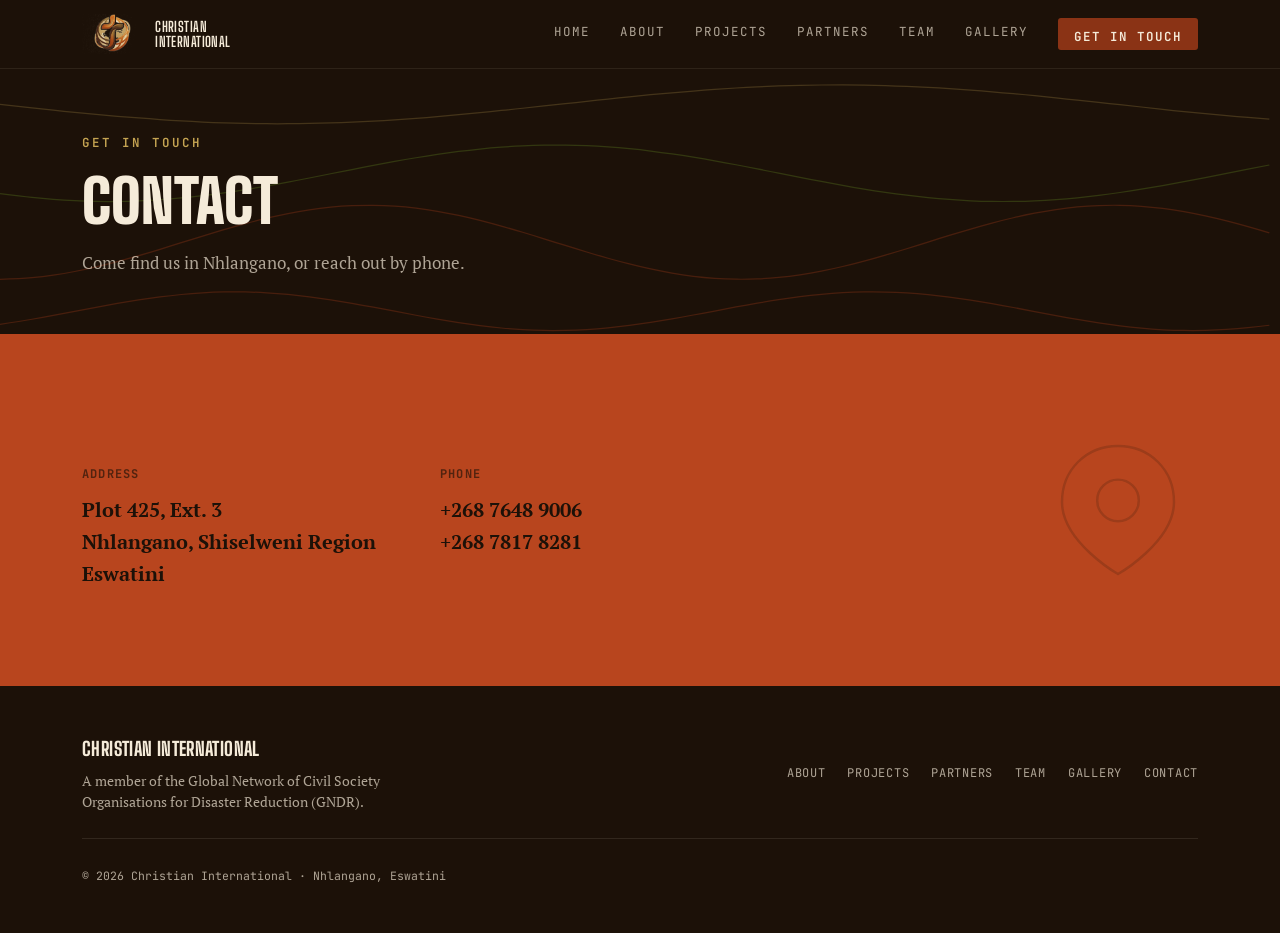
<file: contact.html>
<!DOCTYPE html>
<html lang="en">
<head>
<meta charset="UTF-8">
<meta name="viewport" content="width=device-width, initial-scale=1.0">
<title>Contact — Christian International</title>
<link rel="preconnect" href="https://fonts.googleapis.com">
<link rel="preconnect" href="https://fonts.gstatic.com" crossorigin>
<link href="https://fonts.googleapis.com/css2?family=Big+Shoulders+Display:wght@600;700;800;900&family=PT+Serif:ital,wght@0,400;0,700;1,400&family=JetBrains+Mono:wght@400;500;600;700&display=swap" rel="stylesheet">
<link rel="stylesheet" href="assets/styles.css">
</head>
<body>
<header class="nav" id="nav">
  <div class="nav-inner">
    <a href="index.html" class="nav-logo">
      <img class="nav-logo-mark" src="assets/logo-mark.png" alt="Christian International logo">
      <span class="nav-logo-text">CHRISTIAN<br>INTERNATIONAL</span>
    </a>
    <nav class="nav-links" id="navLinks">
      <a href="index.html" class="">Home</a>
      <a href="about.html" class="">About</a>
      <a href="projects.html" class="">Projects</a>
      <a href="partners.html" class="">Partners</a>
      <a href="team.html" class="">Team</a>
      <a href="gallery.html" class="">Gallery</a>
      <a href="contact.html" class="nav-cta is-active">Get in touch</a>
    </nav>
    <button class="nav-toggle" id="navToggle" aria-label="Toggle menu" aria-expanded="false">
      <span></span><span></span><span></span>
    </button>
  </div>
</header>
<section class="page-header">
  <div class="contour-layer" aria-hidden="true">
    <svg viewBox="0 0 1200 300" preserveAspectRatio="none">
      <path d="M0.0,40.0 Q20.0,42.6 30.0,43.9 Q40.0,45.2 50.0,46.5 Q60.0,47.8 70.0,49.0 Q80.0,50.2 90.0,51.3 Q100.0,52.4 110.0,53.5 Q120.0,54.5 130.0,55.4 Q140.0,56.4 150.0,57.2 Q160.0,58.0 170.0,58.7 Q180.0,59.4 190.0,60.0 Q200.0,60.5 210.0,60.9 Q220.0,61.3 230.0,61.6 Q240.0,61.8 250.0,61.9 Q260.0,62.0 270.0,61.9 Q280.0,61.9 290.0,61.6 Q300.0,61.4 310.0,61.0 Q320.0,60.7 330.0,60.1 Q340.0,59.6 350.0,59.0 Q360.0,58.3 370.0,57.5 Q380.0,56.7 390.0,55.8 Q400.0,54.9 410.0,53.8 Q420.0,52.8 430.0,51.7 Q440.0,50.6 450.0,49.4 Q460.0,48.2 470.0,46.9 Q480.0,45.7 490.0,44.4 Q500.0,43.1 510.0,41.8 Q520.0,40.5 530.0,39.2 Q540.0,37.8 550.0,36.5 Q560.0,35.2 570.0,34.0 Q580.0,32.7 590.0,31.5 Q600.0,30.3 610.0,29.1 Q620.0,28.0 630.0,26.9 Q640.0,25.9 650.0,24.9 Q660.0,23.9 670.0,23.1 Q680.0,22.3 690.0,21.5 Q700.0,20.8 710.0,20.2 Q720.0,19.7 730.0,19.2 Q740.0,18.8 750.0,18.5 Q760.0,18.3 770.0,18.1 Q780.0,18.0 790.0,18.0 Q800.0,18.1 810.0,18.3 Q820.0,18.5 830.0,18.8 Q840.0,19.2 850.0,19.7 Q860.0,20.2 870.0,20.8 Q880.0,21.4 890.0,22.2 Q900.0,23.0 910.0,23.9 Q920.0,24.8 930.0,25.8 Q940.0,26.8 950.0,27.9 Q960.0,29.0 970.0,30.2 Q980.0,31.4 990.0,32.6 Q1000.0,33.9 1010.0,35.1 Q1020.0,36.4 1030.0,37.7 Q1040.0,39.1 1050.0,40.4 Q1060.0,41.7 1070.0,43.0 Q1080.0,44.3 1090.0,45.6 Q1100.0,46.9 1110.0,48.1 Q1120.0,49.3 1130.0,50.5 Q1140.0,51.6 1150.0,52.7 Q1160.0,53.8 1170.0,54.8 Q1180.0,55.7 1190.0,56.6" />
<path d="M0.0,141.0 Q20.0,144.0 30.0,145.3 Q40.0,146.5 50.0,147.4 Q60.0,148.4 70.0,149.0 Q80.0,149.5 90.0,149.8 Q100.0,150.0 110.0,149.9 Q120.0,149.7 130.0,149.2 Q140.0,148.8 150.0,147.9 Q160.0,147.1 170.0,145.9 Q180.0,144.8 190.0,143.3 Q200.0,141.9 210.0,140.1 Q220.0,138.4 230.0,136.5 Q240.0,134.5 250.0,132.4 Q260.0,130.2 270.0,127.9 Q280.0,125.7 290.0,123.3 Q300.0,120.9 310.0,118.5 Q320.0,116.1 330.0,113.8 Q340.0,111.4 350.0,109.1 Q360.0,106.8 370.0,104.6 Q380.0,102.4 390.0,100.4 Q400.0,98.4 410.0,96.6 Q420.0,94.9 430.0,93.3 Q440.0,91.8 450.0,90.6 Q460.0,89.4 470.0,88.5 Q480.0,87.5 490.0,87.0 Q500.0,86.4 510.0,86.2 Q520.0,86.0 530.0,86.2 Q540.0,86.3 550.0,86.8 Q560.0,87.3 570.0,88.2 Q580.0,89.0 590.0,90.2 Q600.0,91.4 610.0,92.8 Q620.0,94.3 630.0,96.1 Q640.0,97.8 650.0,99.8 Q660.0,101.7 670.0,103.9 Q680.0,106.0 690.0,108.3 Q700.0,110.6 710.0,113.0 Q720.0,115.3 730.0,117.7 Q740.0,120.1 750.0,122.5 Q760.0,124.9 770.0,127.2 Q780.0,129.5 790.0,131.6 Q800.0,133.8 810.0,135.8 Q820.0,137.8 830.0,139.6 Q840.0,141.3 850.0,142.8 Q860.0,144.3 870.0,145.5 Q880.0,146.8 890.0,147.6 Q900.0,148.5 910.0,149.1 Q920.0,149.6 930.0,149.8 Q940.0,150.0 950.0,149.8 Q960.0,149.7 970.0,149.1 Q980.0,148.6 990.0,147.7 Q1000.0,146.9 1010.0,145.7 Q1020.0,144.5 1030.0,143.0 Q1040.0,141.5 1050.0,139.7 Q1060.0,138.0 1070.0,136.0 Q1080.0,134.0 1090.0,131.9 Q1100.0,129.7 1110.0,127.4 Q1120.0,125.1 1130.0,122.8 Q1140.0,120.4 1150.0,118.0 Q1160.0,115.6 1170.0,113.2 Q1180.0,110.9 1190.0,108.6" />
<path d="M0.0,238.0 Q20.0,237.1 30.0,236.0 Q40.0,234.9 50.0,233.1 Q60.0,231.4 70.0,229.1 Q80.0,226.8 90.0,223.9 Q100.0,221.1 110.0,217.9 Q120.0,214.7 130.0,211.2 Q140.0,207.7 150.0,204.0 Q160.0,200.3 170.0,196.5 Q180.0,192.7 190.0,189.0 Q200.0,185.3 210.0,181.7 Q220.0,178.2 230.0,174.9 Q240.0,171.7 250.0,168.8 Q260.0,165.9 270.0,163.5 Q280.0,161.2 290.0,159.3 Q300.0,157.5 310.0,156.3 Q320.0,155.1 330.0,154.6 Q340.0,154.1 350.0,154.2 Q360.0,154.3 370.0,155.2 Q380.0,156.0 390.0,157.4 Q400.0,158.9 410.0,161.0 Q420.0,163.0 430.0,165.6 Q440.0,168.2 450.0,171.2 Q460.0,174.3 470.0,177.7 Q480.0,181.1 490.0,184.7 Q500.0,188.3 510.0,192.1 Q520.0,195.9 530.0,199.6 Q540.0,203.4 550.0,207.0 Q560.0,210.7 570.0,214.1 Q580.0,217.5 590.0,220.5 Q600.0,223.6 610.0,226.2 Q620.0,228.8 630.0,230.9 Q640.0,233.0 650.0,234.5 Q660.0,235.9 670.0,236.8 Q680.0,237.6 690.0,237.8 Q700.0,238.0 710.0,237.4 Q720.0,236.9 730.0,235.8 Q740.0,234.6 750.0,232.8 Q760.0,231.0 770.0,228.6 Q780.0,226.3 790.0,223.4 Q800.0,220.6 810.0,217.3 Q820.0,214.1 830.0,210.5 Q840.0,207.0 850.0,203.3 Q860.0,199.6 870.0,195.8 Q880.0,192.0 890.0,188.3 Q900.0,184.6 910.0,181.1 Q920.0,177.5 930.0,174.3 Q940.0,171.1 950.0,168.3 Q960.0,165.4 970.0,163.1 Q980.0,160.8 990.0,159.0 Q1000.0,157.2 1010.0,156.1 Q1020.0,155.0 1030.0,154.5 Q1040.0,154.0 1050.0,154.2 Q1060.0,154.4 1070.0,155.3 Q1080.0,156.2 1090.0,157.7 Q1100.0,159.2 1110.0,161.3 Q1120.0,163.5 1130.0,166.1 Q1140.0,168.7 1150.0,171.8 Q1160.0,174.9 1170.0,178.3 Q1180.0,181.7 1190.0,185.4" />
<path d="M0.0,288.9 Q20.0,285.2 30.0,283.1 Q40.0,281.0 50.0,278.7 Q60.0,276.4 70.0,274.1 Q80.0,271.8 90.0,269.6 Q100.0,267.3 110.0,265.2 Q120.0,263.1 130.0,261.2 Q140.0,259.4 150.0,257.8 Q160.0,256.3 170.0,255.1 Q180.0,253.9 190.0,253.2 Q200.0,252.5 210.0,252.2 Q220.0,252.0 230.0,252.2 Q240.0,252.5 250.0,253.2 Q260.0,253.9 270.0,255.0 Q280.0,256.2 290.0,257.7 Q300.0,259.3 310.0,261.1 Q320.0,263.0 330.0,265.1 Q340.0,267.2 350.0,269.5 Q360.0,271.7 370.0,274.0 Q380.0,276.3 390.0,278.6 Q400.0,280.9 410.0,283.0 Q420.0,285.1 430.0,286.9 Q440.0,288.8 450.0,290.3 Q460.0,291.9 470.0,293.0 Q480.0,294.1 490.0,294.8 Q500.0,295.5 510.0,295.8 Q520.0,296.0 530.0,295.7 Q540.0,295.5 550.0,294.8 Q560.0,294.0 570.0,292.9 Q580.0,291.7 590.0,290.1 Q600.0,288.6 610.0,286.7 Q620.0,284.8 630.0,282.7 Q640.0,280.6 650.0,278.3 Q660.0,276.1 670.0,273.8 Q680.0,271.5 690.0,269.2 Q700.0,267.0 710.0,264.9 Q720.0,262.8 730.0,260.9 Q740.0,259.1 750.0,257.6 Q760.0,256.0 770.0,254.9 Q780.0,253.8 790.0,253.1 Q800.0,252.4 810.0,252.2 Q820.0,252.0 830.0,252.3 Q840.0,252.6 850.0,253.3 Q860.0,254.0 870.0,255.2 Q880.0,256.4 890.0,258.0 Q900.0,259.6 910.0,261.4 Q920.0,263.3 930.0,265.5 Q940.0,267.6 950.0,269.8 Q960.0,272.1 970.0,274.4 Q980.0,276.7 990.0,279.0 Q1000.0,281.2 1010.0,283.3 Q1020.0,285.4 1030.0,287.2 Q1040.0,289.1 1050.0,290.6 Q1060.0,292.1 1070.0,293.2 Q1080.0,294.3 1090.0,295.0 Q1100.0,295.6 1110.0,295.8 Q1120.0,296.0 1130.0,295.7 Q1140.0,295.4 1150.0,294.6 Q1160.0,293.9 1170.0,292.7 Q1180.0,291.5 1190.0,289.9" />
<path d="M0.0,350.1 Q20.0,346.3 30.0,344.5 Q40.0,342.6 50.0,340.8 Q60.0,339.0 70.0,337.3 Q80.0,335.6 90.0,334.0 Q100.0,332.4 110.0,331.0 Q120.0,329.5 130.0,328.2 Q140.0,327.0 150.0,325.9 Q160.0,324.8 170.0,323.9 Q180.0,322.9 190.0,322.2 Q200.0,321.5 210.0,321.1 Q220.0,320.6 230.0,320.3 Q240.0,320.1 250.0,320.1 Q260.0,320.0 270.0,320.2 Q280.0,320.4 290.0,320.9 Q300.0,321.3 310.0,322.0 Q320.0,322.6 330.0,323.5 Q340.0,324.4 350.0,325.4 Q360.0,326.5 370.0,327.7 Q380.0,329.0 390.0,330.4 Q400.0,331.8 410.0,333.4 Q420.0,334.9 430.0,336.6 Q440.0,338.3 450.0,340.1 Q460.0,341.8 470.0,343.7 Q480.0,345.5 490.0,347.4 Q500.0,349.3 510.0,351.3 Q520.0,353.2 530.0,355.1 Q540.0,357.0 550.0,358.9 Q560.0,360.7 570.0,362.6 Q580.0,364.4 590.0,366.1 Q600.0,367.8 610.0,369.4 Q620.0,371.0 630.0,372.5 Q640.0,374.0 650.0,375.3 Q660.0,376.6 670.0,377.7 Q680.0,378.9 690.0,379.8 Q700.0,380.8 710.0,381.5 Q720.0,382.2 730.0,382.8 Q740.0,383.3 750.0,383.6 Q760.0,383.9 770.0,383.9 Q780.0,384.0 790.0,383.8 Q800.0,383.7 810.0,383.3 Q820.0,382.9 830.0,382.3 Q840.0,381.6 850.0,380.8 Q860.0,380.0 870.0,379.0 Q880.0,377.9 890.0,376.7 Q900.0,375.5 910.0,374.1 Q920.0,372.7 930.0,371.2 Q940.0,369.7 950.0,368.0 Q960.0,366.3 970.0,364.6 Q980.0,362.8 990.0,361.0 Q1000.0,359.1 1010.0,357.2 Q1020.0,355.3 1030.0,353.4 Q1040.0,351.5 1050.0,349.6 Q1060.0,347.7 1070.0,345.8 Q1080.0,343.9 1090.0,342.1 Q1100.0,340.3 1110.0,338.5 Q1120.0,336.8 1130.0,335.2 Q1140.0,333.5 1150.0,332.0 Q1160.0,330.5 1170.0,329.2 Q1180.0,327.8 1190.0,326.7" />
<path d="M0.0,398.2 Q20.0,394.5 30.0,393.0 Q40.0,391.5 50.0,390.5 Q60.0,389.4 70.0,388.9 Q80.0,388.3 90.0,388.1 Q100.0,388.0 110.0,388.4 Q120.0,388.7 130.0,389.6 Q140.0,390.4 150.0,391.6 Q160.0,392.9 170.0,394.6 Q180.0,396.3 190.0,398.3 Q200.0,400.4 210.0,402.8 Q220.0,405.1 230.0,407.8 Q240.0,410.5 250.0,413.4 Q260.0,416.3 270.0,419.3 Q280.0,422.3 290.0,425.5 Q300.0,428.6 310.0,431.8 Q320.0,434.9 330.0,438.0 Q340.0,441.1 350.0,444.0 Q360.0,447.0 370.0,449.8 Q380.0,452.6 390.0,455.1 Q400.0,457.6 410.0,459.8 Q420.0,462.0 430.0,463.9 Q440.0,465.7 450.0,467.2 Q460.0,468.6 470.0,469.6 Q480.0,470.7 490.0,471.2 Q500.0,471.8 510.0,471.9 Q520.0,472.0 530.0,471.6 Q540.0,471.2 550.0,470.4 Q560.0,469.5 570.0,468.2 Q580.0,466.9 590.0,465.2 Q600.0,463.5 610.0,461.5 Q620.0,459.4 630.0,457.0 Q640.0,454.6 650.0,451.9 Q660.0,449.2 670.0,446.3 Q680.0,443.4 690.0,440.4 Q700.0,437.3 710.0,434.2 Q720.0,431.0 730.0,427.9 Q740.0,424.8 750.0,421.7 Q760.0,418.6 770.0,415.6 Q780.0,412.7 790.0,409.9 Q800.0,407.2 810.0,404.6 Q820.0,402.1 830.0,399.9 Q840.0,397.8 850.0,395.9 Q860.0,394.1 870.0,392.7 Q880.0,391.2 890.0,390.3 Q900.0,389.3 910.0,388.7 Q920.0,388.2 930.0,388.1 Q940.0,388.1 950.0,388.5 Q960.0,388.9 970.0,389.7 Q980.0,390.6 990.0,391.9 Q1000.0,393.2 1010.0,395.0 Q1020.0,396.7 1030.0,398.8 Q1040.0,400.9 1050.0,403.3 Q1060.0,405.7 1070.0,408.4 Q1080.0,411.1 1090.0,414.0 Q1100.0,416.9 1110.0,420.0 Q1120.0,423.0 1130.0,426.2 Q1140.0,429.3 1150.0,432.5 Q1160.0,435.6 1170.0,438.7 Q1180.0,441.8 1190.0,444.7" />
<path d="M0.0,486.1 Q20.0,486.8 30.0,487.5 Q40.0,488.2 50.0,489.2 Q60.0,490.2 70.0,491.5 Q80.0,492.8 90.0,494.3 Q100.0,495.9 110.0,497.6 Q120.0,499.4 130.0,501.2 Q140.0,503.1 150.0,505.1 Q160.0,507.1 170.0,509.0 Q180.0,511.0 190.0,512.9 Q200.0,514.9 210.0,516.7 Q220.0,518.5 230.0,520.1 Q240.0,521.8 250.0,523.2 Q260.0,524.6 270.0,525.8 Q280.0,526.9 290.0,527.8 Q300.0,528.6 310.0,529.2 Q320.0,529.7 330.0,529.8 Q340.0,530.0 350.0,529.8 Q360.0,529.6 370.0,529.1 Q380.0,528.5 390.0,527.7 Q400.0,526.8 410.0,525.6 Q420.0,524.5 430.0,523.0 Q440.0,521.6 450.0,519.9 Q460.0,518.3 470.0,516.4 Q480.0,514.6 490.0,512.7 Q500.0,510.7 510.0,508.8 Q520.0,506.8 530.0,504.8 Q540.0,502.9 550.0,501.0 Q560.0,499.1 570.0,497.4 Q580.0,495.7 590.0,494.1 Q600.0,492.6 610.0,491.3 Q620.0,490.0 630.0,489.0 Q640.0,488.1 650.0,487.4 Q660.0,486.7 670.0,486.4 Q680.0,486.1 690.0,486.1 Q700.0,486.1 710.0,486.5 Q720.0,486.9 730.0,487.6 Q740.0,488.3 750.0,489.4 Q760.0,490.4 770.0,491.7 Q780.0,493.1 790.0,494.6 Q800.0,496.2 810.0,498.0 Q820.0,499.7 830.0,501.6 Q840.0,503.5 850.0,505.5 Q860.0,507.4 870.0,509.4 Q880.0,511.4 890.0,513.3 Q900.0,515.2 910.0,517.0 Q920.0,518.8 930.0,520.4 Q940.0,522.1 950.0,523.5 Q960.0,524.9 970.0,526.0 Q980.0,527.1 990.0,527.9 Q1000.0,528.8 1010.0,529.2 Q1020.0,529.7 1030.0,529.9 Q1040.0,530.0 1050.0,529.8 Q1060.0,529.5 1070.0,529.0 Q1080.0,528.4 1090.0,527.5 Q1100.0,526.6 1110.0,525.4 Q1120.0,524.2 1130.0,522.7 Q1140.0,521.3 1150.0,519.6 Q1160.0,517.9 1170.0,516.1 Q1180.0,514.2 1190.0,512.3" />
<path d="M0.0,565.8 Q20.0,571.4 30.0,574.5 Q40.0,577.7 50.0,581.0 Q60.0,584.3 70.0,587.6 Q80.0,591.0 90.0,594.2 Q100.0,597.5 110.0,600.5 Q120.0,603.5 130.0,606.1 Q140.0,608.7 150.0,610.8 Q160.0,612.9 170.0,614.4 Q180.0,615.9 190.0,616.8 Q200.0,617.6 210.0,617.8 Q220.0,617.9 230.0,617.4 Q240.0,616.9 250.0,615.7 Q260.0,614.4 270.0,612.6 Q280.0,610.8 290.0,608.4 Q300.0,606.0 310.0,603.2 Q320.0,600.3 330.0,597.2 Q340.0,594.1 350.0,590.7 Q360.0,587.4 370.0,584.1 Q380.0,580.7 390.0,577.5 Q400.0,574.3 410.0,571.3 Q420.0,568.3 430.0,565.7 Q440.0,563.2 450.0,561.1 Q460.0,559.0 470.0,557.5 Q480.0,556.0 490.0,555.2 Q500.0,554.3 510.0,554.2 Q520.0,554.1 530.0,554.6 Q540.0,555.2 550.0,556.4 Q560.0,557.7 570.0,559.5 Q580.0,561.4 590.0,563.8 Q600.0,566.2 610.0,569.1 Q620.0,571.9 630.0,575.0 Q640.0,578.2 650.0,581.5 Q660.0,584.8 670.0,588.2 Q680.0,591.5 690.0,594.8 Q700.0,598.0 710.0,600.9 Q720.0,603.9 730.0,606.5 Q740.0,609.0 750.0,611.1 Q760.0,613.2 770.0,614.6 Q780.0,616.1 790.0,616.9 Q800.0,617.7 810.0,617.8 Q820.0,617.9 830.0,617.3 Q840.0,616.7 850.0,615.5 Q860.0,614.2 870.0,612.3 Q880.0,610.4 890.0,608.0 Q900.0,605.6 910.0,602.7 Q920.0,599.9 930.0,596.7 Q940.0,593.5 950.0,590.2 Q960.0,586.9 970.0,583.6 Q980.0,580.2 990.0,577.0 Q1000.0,573.8 1010.0,570.8 Q1020.0,567.9 1030.0,565.3 Q1040.0,562.8 1050.0,560.7 Q1060.0,558.7 1070.0,557.3 Q1080.0,555.8 1090.0,555.0 Q1100.0,554.3 1110.0,554.2 Q1120.0,554.1 1130.0,554.7 Q1140.0,555.3 1150.0,556.6 Q1160.0,557.9 1170.0,559.8 Q1180.0,561.8 1190.0,564.2" />
<path d="M0.0,668.9 Q20.0,673.9 30.0,676.3 Q40.0,678.7 50.0,681.0 Q60.0,683.3 70.0,685.4 Q80.0,687.6 90.0,689.6 Q100.0,691.6 110.0,693.4 Q120.0,695.2 130.0,696.8 Q140.0,698.3 150.0,699.7 Q160.0,701.0 170.0,702.0 Q180.0,703.1 190.0,703.9 Q200.0,704.7 210.0,705.1 Q220.0,705.6 230.0,705.8 Q240.0,706.0 250.0,705.9 Q260.0,705.8 270.0,705.3 Q280.0,704.9 290.0,704.2 Q300.0,703.5 310.0,702.5 Q320.0,701.5 330.0,700.3 Q340.0,699.0 350.0,697.5 Q360.0,696.0 370.0,694.2 Q380.0,692.5 390.0,690.5 Q400.0,688.6 410.0,686.4 Q420.0,684.3 430.0,682.0 Q440.0,679.8 450.0,677.4 Q460.0,675.0 470.0,672.5 Q480.0,670.1 490.0,667.6 Q500.0,665.0 510.0,662.5 Q520.0,660.0 530.0,657.5 Q540.0,655.0 550.0,652.6 Q560.0,650.2 570.0,647.9 Q580.0,645.5 590.0,643.3 Q600.0,641.2 610.0,639.1 Q620.0,637.1 630.0,635.3 Q640.0,633.4 650.0,631.8 Q660.0,630.2 670.0,628.8 Q680.0,627.5 690.0,626.4 Q700.0,625.2 710.0,624.4 Q720.0,623.6 730.0,623.0 Q740.0,622.5 750.0,622.3 Q760.0,622.0 770.0,622.1 Q780.0,622.1 790.0,622.5 Q800.0,622.9 810.0,623.5 Q820.0,624.2 830.0,625.1 Q840.0,626.1 850.0,627.3 Q860.0,628.5 870.0,630.0 Q880.0,631.5 890.0,633.2 Q900.0,634.9 910.0,636.8 Q920.0,638.7 930.0,640.8 Q940.0,642.9 950.0,645.1 Q960.0,647.4 970.0,649.8 Q980.0,652.1 990.0,654.6 Q1000.0,657.0 1010.0,659.5 Q1020.0,662.1 1030.0,664.6 Q1040.0,667.1 1050.0,669.6 Q1060.0,672.1 1070.0,674.5 Q1080.0,677.0 1090.0,679.3 Q1100.0,681.6 1110.0,683.9 Q1120.0,686.1 1130.0,688.1 Q1140.0,690.2 1150.0,692.1 Q1160.0,693.9 1170.0,695.6 Q1180.0,697.3 1190.0,698.7" />
    </svg>
  </div>
  <div class="page-header-inner">
    <p class="eyebrow eyebrow--gold">Get in touch</p>
    <h1 class="page-title">Contact</h1>
    <p class="page-lede">Come find us in Nhlangano, or reach out by phone.</p>
  </div>
</section>
<section class="contact">
  <div class="section-inner contact-inner">
    <div class="contact-main">
      <div class="contact-details reveal">
        <div class="contact-block">
          <p class="contact-label">Address</p>
          <p class="contact-value">Plot 425, Ext. 3<br>Nhlangano, Shiselweni Region<br>Eswatini</p>
        </div>
        <div class="contact-block">
          <p class="contact-label">Phone</p>
          <p class="contact-value"><a href="tel:+26876489006">+268 7648 9006</a><br><a href="tel:+26878178281">+268 7817 8281</a></p>
        </div>
      </div>
    </div>
    <div class="contact-mark" aria-hidden="true">
      <svg viewBox="0 0 200 200"><path d="M100 20 C60 20 30 50 30 90 C30 140 100 180 100 180 C100 180 170 140 170 90 C170 50 140 20 100 20 Z" fill="none" stroke="currentColor" stroke-width="3"/><circle cx="100" cy="88" r="26" fill="none" stroke="currentColor" stroke-width="3"/></svg>
    </div>
  </div>
</section>
<footer class="footer">
  <div class="section-inner footer-inner">
    <div class="footer-brand">
      <p class="footer-org">CHRISTIAN INTERNATIONAL</p>
      <p class="footer-tag">A member of the Global Network of Civil Society Organisations for Disaster Reduction (GNDR).</p>
    </div>
    <nav class="footer-links">
      <a href="about.html">About</a>
      <a href="projects.html">Projects</a>
      <a href="partners.html">Partners</a>
      <a href="team.html">Team</a>
      <a href="gallery.html">Gallery</a>
      <a href="contact.html">Contact</a>
    </nav>
    <p class="footer-copy">&copy; 2026 Christian International &middot; Nhlangano, Eswatini</p>
  </div>
</footer>
<script src="assets/script.js"></script>
</body>
</html>
</file>
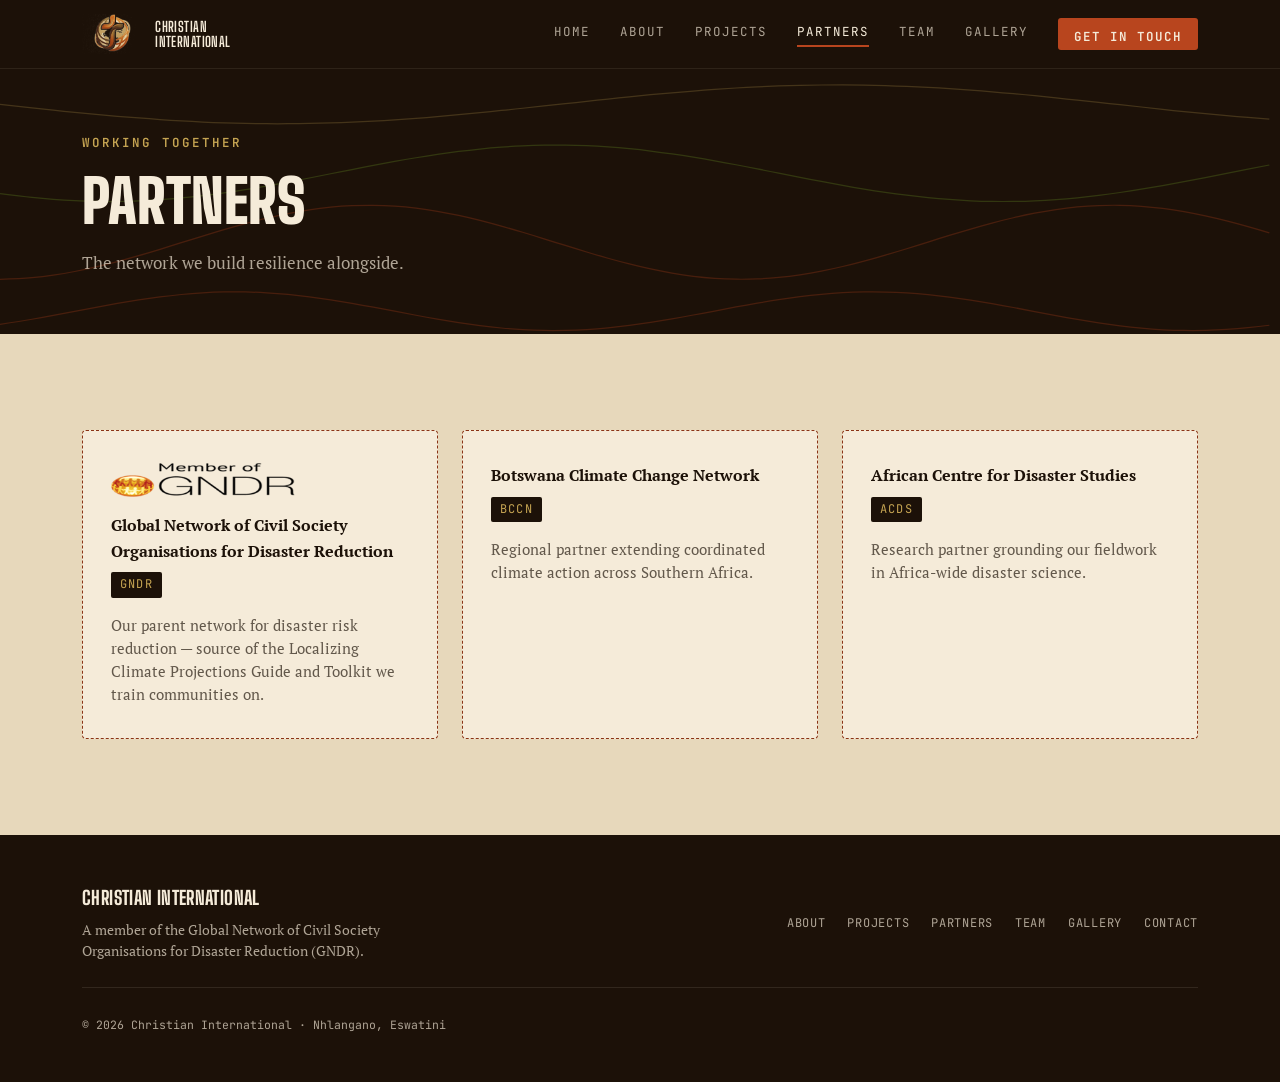
<file: partners.html>
<!DOCTYPE html>
<html lang="en">
<head>
<meta charset="UTF-8">
<meta name="viewport" content="width=device-width, initial-scale=1.0">
<title>Partners — Christian International</title>
<link rel="preconnect" href="https://fonts.googleapis.com">
<link rel="preconnect" href="https://fonts.gstatic.com" crossorigin>
<link href="https://fonts.googleapis.com/css2?family=Big+Shoulders+Display:wght@600;700;800;900&family=PT+Serif:ital,wght@0,400;0,700;1,400&family=JetBrains+Mono:wght@400;500;600;700&display=swap" rel="stylesheet">
<link rel="stylesheet" href="assets/styles.css">
</head>
<body>
<header class="nav" id="nav">
  <div class="nav-inner">
    <a href="index.html" class="nav-logo">
      <img class="nav-logo-mark" src="assets/logo-mark.png" alt="Christian International logo">
      <span class="nav-logo-text">CHRISTIAN<br>INTERNATIONAL</span>
    </a>
    <nav class="nav-links" id="navLinks">
      <a href="index.html" class="">Home</a>
      <a href="about.html" class="">About</a>
      <a href="projects.html" class="">Projects</a>
      <a href="partners.html" class="is-active">Partners</a>
      <a href="team.html" class="">Team</a>
      <a href="gallery.html" class="">Gallery</a>
      <a href="contact.html" class="nav-cta">Get in touch</a>
    </nav>
    <button class="nav-toggle" id="navToggle" aria-label="Toggle menu" aria-expanded="false">
      <span></span><span></span><span></span>
    </button>
  </div>
</header>
<section class="page-header">
  <div class="contour-layer" aria-hidden="true">
    <svg viewBox="0 0 1200 300" preserveAspectRatio="none">
      <path d="M0.0,40.0 Q20.0,42.6 30.0,43.9 Q40.0,45.2 50.0,46.5 Q60.0,47.8 70.0,49.0 Q80.0,50.2 90.0,51.3 Q100.0,52.4 110.0,53.5 Q120.0,54.5 130.0,55.4 Q140.0,56.4 150.0,57.2 Q160.0,58.0 170.0,58.7 Q180.0,59.4 190.0,60.0 Q200.0,60.5 210.0,60.9 Q220.0,61.3 230.0,61.6 Q240.0,61.8 250.0,61.9 Q260.0,62.0 270.0,61.9 Q280.0,61.9 290.0,61.6 Q300.0,61.4 310.0,61.0 Q320.0,60.7 330.0,60.1 Q340.0,59.6 350.0,59.0 Q360.0,58.3 370.0,57.5 Q380.0,56.7 390.0,55.8 Q400.0,54.9 410.0,53.8 Q420.0,52.8 430.0,51.7 Q440.0,50.6 450.0,49.4 Q460.0,48.2 470.0,46.9 Q480.0,45.7 490.0,44.4 Q500.0,43.1 510.0,41.8 Q520.0,40.5 530.0,39.2 Q540.0,37.8 550.0,36.5 Q560.0,35.2 570.0,34.0 Q580.0,32.7 590.0,31.5 Q600.0,30.3 610.0,29.1 Q620.0,28.0 630.0,26.9 Q640.0,25.9 650.0,24.9 Q660.0,23.9 670.0,23.1 Q680.0,22.3 690.0,21.5 Q700.0,20.8 710.0,20.2 Q720.0,19.7 730.0,19.2 Q740.0,18.8 750.0,18.5 Q760.0,18.3 770.0,18.1 Q780.0,18.0 790.0,18.0 Q800.0,18.1 810.0,18.3 Q820.0,18.5 830.0,18.8 Q840.0,19.2 850.0,19.7 Q860.0,20.2 870.0,20.8 Q880.0,21.4 890.0,22.2 Q900.0,23.0 910.0,23.9 Q920.0,24.8 930.0,25.8 Q940.0,26.8 950.0,27.9 Q960.0,29.0 970.0,30.2 Q980.0,31.4 990.0,32.6 Q1000.0,33.9 1010.0,35.1 Q1020.0,36.4 1030.0,37.7 Q1040.0,39.1 1050.0,40.4 Q1060.0,41.7 1070.0,43.0 Q1080.0,44.3 1090.0,45.6 Q1100.0,46.9 1110.0,48.1 Q1120.0,49.3 1130.0,50.5 Q1140.0,51.6 1150.0,52.7 Q1160.0,53.8 1170.0,54.8 Q1180.0,55.7 1190.0,56.6" />
<path d="M0.0,141.0 Q20.0,144.0 30.0,145.3 Q40.0,146.5 50.0,147.4 Q60.0,148.4 70.0,149.0 Q80.0,149.5 90.0,149.8 Q100.0,150.0 110.0,149.9 Q120.0,149.7 130.0,149.2 Q140.0,148.8 150.0,147.9 Q160.0,147.1 170.0,145.9 Q180.0,144.8 190.0,143.3 Q200.0,141.9 210.0,140.1 Q220.0,138.4 230.0,136.5 Q240.0,134.5 250.0,132.4 Q260.0,130.2 270.0,127.9 Q280.0,125.7 290.0,123.3 Q300.0,120.9 310.0,118.5 Q320.0,116.1 330.0,113.8 Q340.0,111.4 350.0,109.1 Q360.0,106.8 370.0,104.6 Q380.0,102.4 390.0,100.4 Q400.0,98.4 410.0,96.6 Q420.0,94.9 430.0,93.3 Q440.0,91.8 450.0,90.6 Q460.0,89.4 470.0,88.5 Q480.0,87.5 490.0,87.0 Q500.0,86.4 510.0,86.2 Q520.0,86.0 530.0,86.2 Q540.0,86.3 550.0,86.8 Q560.0,87.3 570.0,88.2 Q580.0,89.0 590.0,90.2 Q600.0,91.4 610.0,92.8 Q620.0,94.3 630.0,96.1 Q640.0,97.8 650.0,99.8 Q660.0,101.7 670.0,103.9 Q680.0,106.0 690.0,108.3 Q700.0,110.6 710.0,113.0 Q720.0,115.3 730.0,117.7 Q740.0,120.1 750.0,122.5 Q760.0,124.9 770.0,127.2 Q780.0,129.5 790.0,131.6 Q800.0,133.8 810.0,135.8 Q820.0,137.8 830.0,139.6 Q840.0,141.3 850.0,142.8 Q860.0,144.3 870.0,145.5 Q880.0,146.8 890.0,147.6 Q900.0,148.5 910.0,149.1 Q920.0,149.6 930.0,149.8 Q940.0,150.0 950.0,149.8 Q960.0,149.7 970.0,149.1 Q980.0,148.6 990.0,147.7 Q1000.0,146.9 1010.0,145.7 Q1020.0,144.5 1030.0,143.0 Q1040.0,141.5 1050.0,139.7 Q1060.0,138.0 1070.0,136.0 Q1080.0,134.0 1090.0,131.9 Q1100.0,129.7 1110.0,127.4 Q1120.0,125.1 1130.0,122.8 Q1140.0,120.4 1150.0,118.0 Q1160.0,115.6 1170.0,113.2 Q1180.0,110.9 1190.0,108.6" />
<path d="M0.0,238.0 Q20.0,237.1 30.0,236.0 Q40.0,234.9 50.0,233.1 Q60.0,231.4 70.0,229.1 Q80.0,226.8 90.0,223.9 Q100.0,221.1 110.0,217.9 Q120.0,214.7 130.0,211.2 Q140.0,207.7 150.0,204.0 Q160.0,200.3 170.0,196.5 Q180.0,192.7 190.0,189.0 Q200.0,185.3 210.0,181.7 Q220.0,178.2 230.0,174.9 Q240.0,171.7 250.0,168.8 Q260.0,165.9 270.0,163.5 Q280.0,161.2 290.0,159.3 Q300.0,157.5 310.0,156.3 Q320.0,155.1 330.0,154.6 Q340.0,154.1 350.0,154.2 Q360.0,154.3 370.0,155.2 Q380.0,156.0 390.0,157.4 Q400.0,158.9 410.0,161.0 Q420.0,163.0 430.0,165.6 Q440.0,168.2 450.0,171.2 Q460.0,174.3 470.0,177.7 Q480.0,181.1 490.0,184.7 Q500.0,188.3 510.0,192.1 Q520.0,195.9 530.0,199.6 Q540.0,203.4 550.0,207.0 Q560.0,210.7 570.0,214.1 Q580.0,217.5 590.0,220.5 Q600.0,223.6 610.0,226.2 Q620.0,228.8 630.0,230.9 Q640.0,233.0 650.0,234.5 Q660.0,235.9 670.0,236.8 Q680.0,237.6 690.0,237.8 Q700.0,238.0 710.0,237.4 Q720.0,236.9 730.0,235.8 Q740.0,234.6 750.0,232.8 Q760.0,231.0 770.0,228.6 Q780.0,226.3 790.0,223.4 Q800.0,220.6 810.0,217.3 Q820.0,214.1 830.0,210.5 Q840.0,207.0 850.0,203.3 Q860.0,199.6 870.0,195.8 Q880.0,192.0 890.0,188.3 Q900.0,184.6 910.0,181.1 Q920.0,177.5 930.0,174.3 Q940.0,171.1 950.0,168.3 Q960.0,165.4 970.0,163.1 Q980.0,160.8 990.0,159.0 Q1000.0,157.2 1010.0,156.1 Q1020.0,155.0 1030.0,154.5 Q1040.0,154.0 1050.0,154.2 Q1060.0,154.4 1070.0,155.3 Q1080.0,156.2 1090.0,157.7 Q1100.0,159.2 1110.0,161.3 Q1120.0,163.5 1130.0,166.1 Q1140.0,168.7 1150.0,171.8 Q1160.0,174.9 1170.0,178.3 Q1180.0,181.7 1190.0,185.4" />
<path d="M0.0,288.9 Q20.0,285.2 30.0,283.1 Q40.0,281.0 50.0,278.7 Q60.0,276.4 70.0,274.1 Q80.0,271.8 90.0,269.6 Q100.0,267.3 110.0,265.2 Q120.0,263.1 130.0,261.2 Q140.0,259.4 150.0,257.8 Q160.0,256.3 170.0,255.1 Q180.0,253.9 190.0,253.2 Q200.0,252.5 210.0,252.2 Q220.0,252.0 230.0,252.2 Q240.0,252.5 250.0,253.2 Q260.0,253.9 270.0,255.0 Q280.0,256.2 290.0,257.7 Q300.0,259.3 310.0,261.1 Q320.0,263.0 330.0,265.1 Q340.0,267.2 350.0,269.5 Q360.0,271.7 370.0,274.0 Q380.0,276.3 390.0,278.6 Q400.0,280.9 410.0,283.0 Q420.0,285.1 430.0,286.9 Q440.0,288.8 450.0,290.3 Q460.0,291.9 470.0,293.0 Q480.0,294.1 490.0,294.8 Q500.0,295.5 510.0,295.8 Q520.0,296.0 530.0,295.7 Q540.0,295.5 550.0,294.8 Q560.0,294.0 570.0,292.9 Q580.0,291.7 590.0,290.1 Q600.0,288.6 610.0,286.7 Q620.0,284.8 630.0,282.7 Q640.0,280.6 650.0,278.3 Q660.0,276.1 670.0,273.8 Q680.0,271.5 690.0,269.2 Q700.0,267.0 710.0,264.9 Q720.0,262.8 730.0,260.9 Q740.0,259.1 750.0,257.6 Q760.0,256.0 770.0,254.9 Q780.0,253.8 790.0,253.1 Q800.0,252.4 810.0,252.2 Q820.0,252.0 830.0,252.3 Q840.0,252.6 850.0,253.3 Q860.0,254.0 870.0,255.2 Q880.0,256.4 890.0,258.0 Q900.0,259.6 910.0,261.4 Q920.0,263.3 930.0,265.5 Q940.0,267.6 950.0,269.8 Q960.0,272.1 970.0,274.4 Q980.0,276.7 990.0,279.0 Q1000.0,281.2 1010.0,283.3 Q1020.0,285.4 1030.0,287.2 Q1040.0,289.1 1050.0,290.6 Q1060.0,292.1 1070.0,293.2 Q1080.0,294.3 1090.0,295.0 Q1100.0,295.6 1110.0,295.8 Q1120.0,296.0 1130.0,295.7 Q1140.0,295.4 1150.0,294.6 Q1160.0,293.9 1170.0,292.7 Q1180.0,291.5 1190.0,289.9" />
<path d="M0.0,350.1 Q20.0,346.3 30.0,344.5 Q40.0,342.6 50.0,340.8 Q60.0,339.0 70.0,337.3 Q80.0,335.6 90.0,334.0 Q100.0,332.4 110.0,331.0 Q120.0,329.5 130.0,328.2 Q140.0,327.0 150.0,325.9 Q160.0,324.8 170.0,323.9 Q180.0,322.9 190.0,322.2 Q200.0,321.5 210.0,321.1 Q220.0,320.6 230.0,320.3 Q240.0,320.1 250.0,320.1 Q260.0,320.0 270.0,320.2 Q280.0,320.4 290.0,320.9 Q300.0,321.3 310.0,322.0 Q320.0,322.6 330.0,323.5 Q340.0,324.4 350.0,325.4 Q360.0,326.5 370.0,327.7 Q380.0,329.0 390.0,330.4 Q400.0,331.8 410.0,333.4 Q420.0,334.9 430.0,336.6 Q440.0,338.3 450.0,340.1 Q460.0,341.8 470.0,343.7 Q480.0,345.5 490.0,347.4 Q500.0,349.3 510.0,351.3 Q520.0,353.2 530.0,355.1 Q540.0,357.0 550.0,358.9 Q560.0,360.7 570.0,362.6 Q580.0,364.4 590.0,366.1 Q600.0,367.8 610.0,369.4 Q620.0,371.0 630.0,372.5 Q640.0,374.0 650.0,375.3 Q660.0,376.6 670.0,377.7 Q680.0,378.9 690.0,379.8 Q700.0,380.8 710.0,381.5 Q720.0,382.2 730.0,382.8 Q740.0,383.3 750.0,383.6 Q760.0,383.9 770.0,383.9 Q780.0,384.0 790.0,383.8 Q800.0,383.7 810.0,383.3 Q820.0,382.9 830.0,382.3 Q840.0,381.6 850.0,380.8 Q860.0,380.0 870.0,379.0 Q880.0,377.9 890.0,376.7 Q900.0,375.5 910.0,374.1 Q920.0,372.7 930.0,371.2 Q940.0,369.7 950.0,368.0 Q960.0,366.3 970.0,364.6 Q980.0,362.8 990.0,361.0 Q1000.0,359.1 1010.0,357.2 Q1020.0,355.3 1030.0,353.4 Q1040.0,351.5 1050.0,349.6 Q1060.0,347.7 1070.0,345.8 Q1080.0,343.9 1090.0,342.1 Q1100.0,340.3 1110.0,338.5 Q1120.0,336.8 1130.0,335.2 Q1140.0,333.5 1150.0,332.0 Q1160.0,330.5 1170.0,329.2 Q1180.0,327.8 1190.0,326.7" />
<path d="M0.0,398.2 Q20.0,394.5 30.0,393.0 Q40.0,391.5 50.0,390.5 Q60.0,389.4 70.0,388.9 Q80.0,388.3 90.0,388.1 Q100.0,388.0 110.0,388.4 Q120.0,388.7 130.0,389.6 Q140.0,390.4 150.0,391.6 Q160.0,392.9 170.0,394.6 Q180.0,396.3 190.0,398.3 Q200.0,400.4 210.0,402.8 Q220.0,405.1 230.0,407.8 Q240.0,410.5 250.0,413.4 Q260.0,416.3 270.0,419.3 Q280.0,422.3 290.0,425.5 Q300.0,428.6 310.0,431.8 Q320.0,434.9 330.0,438.0 Q340.0,441.1 350.0,444.0 Q360.0,447.0 370.0,449.8 Q380.0,452.6 390.0,455.1 Q400.0,457.6 410.0,459.8 Q420.0,462.0 430.0,463.9 Q440.0,465.7 450.0,467.2 Q460.0,468.6 470.0,469.6 Q480.0,470.7 490.0,471.2 Q500.0,471.8 510.0,471.9 Q520.0,472.0 530.0,471.6 Q540.0,471.2 550.0,470.4 Q560.0,469.5 570.0,468.2 Q580.0,466.9 590.0,465.2 Q600.0,463.5 610.0,461.5 Q620.0,459.4 630.0,457.0 Q640.0,454.6 650.0,451.9 Q660.0,449.2 670.0,446.3 Q680.0,443.4 690.0,440.4 Q700.0,437.3 710.0,434.2 Q720.0,431.0 730.0,427.9 Q740.0,424.8 750.0,421.7 Q760.0,418.6 770.0,415.6 Q780.0,412.7 790.0,409.9 Q800.0,407.2 810.0,404.6 Q820.0,402.1 830.0,399.9 Q840.0,397.8 850.0,395.9 Q860.0,394.1 870.0,392.7 Q880.0,391.2 890.0,390.3 Q900.0,389.3 910.0,388.7 Q920.0,388.2 930.0,388.1 Q940.0,388.1 950.0,388.5 Q960.0,388.9 970.0,389.7 Q980.0,390.6 990.0,391.9 Q1000.0,393.2 1010.0,395.0 Q1020.0,396.7 1030.0,398.8 Q1040.0,400.9 1050.0,403.3 Q1060.0,405.7 1070.0,408.4 Q1080.0,411.1 1090.0,414.0 Q1100.0,416.9 1110.0,420.0 Q1120.0,423.0 1130.0,426.2 Q1140.0,429.3 1150.0,432.5 Q1160.0,435.6 1170.0,438.7 Q1180.0,441.8 1190.0,444.7" />
<path d="M0.0,486.1 Q20.0,486.8 30.0,487.5 Q40.0,488.2 50.0,489.2 Q60.0,490.2 70.0,491.5 Q80.0,492.8 90.0,494.3 Q100.0,495.9 110.0,497.6 Q120.0,499.4 130.0,501.2 Q140.0,503.1 150.0,505.1 Q160.0,507.1 170.0,509.0 Q180.0,511.0 190.0,512.9 Q200.0,514.9 210.0,516.7 Q220.0,518.5 230.0,520.1 Q240.0,521.8 250.0,523.2 Q260.0,524.6 270.0,525.8 Q280.0,526.9 290.0,527.8 Q300.0,528.6 310.0,529.2 Q320.0,529.7 330.0,529.8 Q340.0,530.0 350.0,529.8 Q360.0,529.6 370.0,529.1 Q380.0,528.5 390.0,527.7 Q400.0,526.8 410.0,525.6 Q420.0,524.5 430.0,523.0 Q440.0,521.6 450.0,519.9 Q460.0,518.3 470.0,516.4 Q480.0,514.6 490.0,512.7 Q500.0,510.7 510.0,508.8 Q520.0,506.8 530.0,504.8 Q540.0,502.9 550.0,501.0 Q560.0,499.1 570.0,497.4 Q580.0,495.7 590.0,494.1 Q600.0,492.6 610.0,491.3 Q620.0,490.0 630.0,489.0 Q640.0,488.1 650.0,487.4 Q660.0,486.7 670.0,486.4 Q680.0,486.1 690.0,486.1 Q700.0,486.1 710.0,486.5 Q720.0,486.9 730.0,487.6 Q740.0,488.3 750.0,489.4 Q760.0,490.4 770.0,491.7 Q780.0,493.1 790.0,494.6 Q800.0,496.2 810.0,498.0 Q820.0,499.7 830.0,501.6 Q840.0,503.5 850.0,505.5 Q860.0,507.4 870.0,509.4 Q880.0,511.4 890.0,513.3 Q900.0,515.2 910.0,517.0 Q920.0,518.8 930.0,520.4 Q940.0,522.1 950.0,523.5 Q960.0,524.9 970.0,526.0 Q980.0,527.1 990.0,527.9 Q1000.0,528.8 1010.0,529.2 Q1020.0,529.7 1030.0,529.9 Q1040.0,530.0 1050.0,529.8 Q1060.0,529.5 1070.0,529.0 Q1080.0,528.4 1090.0,527.5 Q1100.0,526.6 1110.0,525.4 Q1120.0,524.2 1130.0,522.7 Q1140.0,521.3 1150.0,519.6 Q1160.0,517.9 1170.0,516.1 Q1180.0,514.2 1190.0,512.3" />
<path d="M0.0,565.8 Q20.0,571.4 30.0,574.5 Q40.0,577.7 50.0,581.0 Q60.0,584.3 70.0,587.6 Q80.0,591.0 90.0,594.2 Q100.0,597.5 110.0,600.5 Q120.0,603.5 130.0,606.1 Q140.0,608.7 150.0,610.8 Q160.0,612.9 170.0,614.4 Q180.0,615.9 190.0,616.8 Q200.0,617.6 210.0,617.8 Q220.0,617.9 230.0,617.4 Q240.0,616.9 250.0,615.7 Q260.0,614.4 270.0,612.6 Q280.0,610.8 290.0,608.4 Q300.0,606.0 310.0,603.2 Q320.0,600.3 330.0,597.2 Q340.0,594.1 350.0,590.7 Q360.0,587.4 370.0,584.1 Q380.0,580.7 390.0,577.5 Q400.0,574.3 410.0,571.3 Q420.0,568.3 430.0,565.7 Q440.0,563.2 450.0,561.1 Q460.0,559.0 470.0,557.5 Q480.0,556.0 490.0,555.2 Q500.0,554.3 510.0,554.2 Q520.0,554.1 530.0,554.6 Q540.0,555.2 550.0,556.4 Q560.0,557.7 570.0,559.5 Q580.0,561.4 590.0,563.8 Q600.0,566.2 610.0,569.1 Q620.0,571.9 630.0,575.0 Q640.0,578.2 650.0,581.5 Q660.0,584.8 670.0,588.2 Q680.0,591.5 690.0,594.8 Q700.0,598.0 710.0,600.9 Q720.0,603.9 730.0,606.5 Q740.0,609.0 750.0,611.1 Q760.0,613.2 770.0,614.6 Q780.0,616.1 790.0,616.9 Q800.0,617.7 810.0,617.8 Q820.0,617.9 830.0,617.3 Q840.0,616.7 850.0,615.5 Q860.0,614.2 870.0,612.3 Q880.0,610.4 890.0,608.0 Q900.0,605.6 910.0,602.7 Q920.0,599.9 930.0,596.7 Q940.0,593.5 950.0,590.2 Q960.0,586.9 970.0,583.6 Q980.0,580.2 990.0,577.0 Q1000.0,573.8 1010.0,570.8 Q1020.0,567.9 1030.0,565.3 Q1040.0,562.8 1050.0,560.7 Q1060.0,558.7 1070.0,557.3 Q1080.0,555.8 1090.0,555.0 Q1100.0,554.3 1110.0,554.2 Q1120.0,554.1 1130.0,554.7 Q1140.0,555.3 1150.0,556.6 Q1160.0,557.9 1170.0,559.8 Q1180.0,561.8 1190.0,564.2" />
<path d="M0.0,668.9 Q20.0,673.9 30.0,676.3 Q40.0,678.7 50.0,681.0 Q60.0,683.3 70.0,685.4 Q80.0,687.6 90.0,689.6 Q100.0,691.6 110.0,693.4 Q120.0,695.2 130.0,696.8 Q140.0,698.3 150.0,699.7 Q160.0,701.0 170.0,702.0 Q180.0,703.1 190.0,703.9 Q200.0,704.7 210.0,705.1 Q220.0,705.6 230.0,705.8 Q240.0,706.0 250.0,705.9 Q260.0,705.8 270.0,705.3 Q280.0,704.9 290.0,704.2 Q300.0,703.5 310.0,702.5 Q320.0,701.5 330.0,700.3 Q340.0,699.0 350.0,697.5 Q360.0,696.0 370.0,694.2 Q380.0,692.5 390.0,690.5 Q400.0,688.6 410.0,686.4 Q420.0,684.3 430.0,682.0 Q440.0,679.8 450.0,677.4 Q460.0,675.0 470.0,672.5 Q480.0,670.1 490.0,667.6 Q500.0,665.0 510.0,662.5 Q520.0,660.0 530.0,657.5 Q540.0,655.0 550.0,652.6 Q560.0,650.2 570.0,647.9 Q580.0,645.5 590.0,643.3 Q600.0,641.2 610.0,639.1 Q620.0,637.1 630.0,635.3 Q640.0,633.4 650.0,631.8 Q660.0,630.2 670.0,628.8 Q680.0,627.5 690.0,626.4 Q700.0,625.2 710.0,624.4 Q720.0,623.6 730.0,623.0 Q740.0,622.5 750.0,622.3 Q760.0,622.0 770.0,622.1 Q780.0,622.1 790.0,622.5 Q800.0,622.9 810.0,623.5 Q820.0,624.2 830.0,625.1 Q840.0,626.1 850.0,627.3 Q860.0,628.5 870.0,630.0 Q880.0,631.5 890.0,633.2 Q900.0,634.9 910.0,636.8 Q920.0,638.7 930.0,640.8 Q940.0,642.9 950.0,645.1 Q960.0,647.4 970.0,649.8 Q980.0,652.1 990.0,654.6 Q1000.0,657.0 1010.0,659.5 Q1020.0,662.1 1030.0,664.6 Q1040.0,667.1 1050.0,669.6 Q1060.0,672.1 1070.0,674.5 Q1080.0,677.0 1090.0,679.3 Q1100.0,681.6 1110.0,683.9 Q1120.0,686.1 1130.0,688.1 Q1140.0,690.2 1150.0,692.1 Q1160.0,693.9 1170.0,695.6 Q1180.0,697.3 1190.0,698.7" />
    </svg>
  </div>
  <div class="page-header-inner">
    <p class="eyebrow eyebrow--gold">Working together</p>
    <h1 class="page-title">Partners</h1>
    <p class="page-lede">The network we build resilience alongside.</p>
  </div>
</section>
<section class="partners">
  <div class="section-inner">
    <div class="partner-row">
      <div class="partner-card reveal">
        <img class="partner-badge" src="assets/gndr-badge.png" alt="Member of GNDR">
        <p class="partner-name">Global Network of Civil Society Organisations for Disaster Reduction</p>
        <p class="partner-abbr">GNDR</p>
        <p class="partner-desc">Our parent network for disaster risk reduction &mdash; source of the Localizing Climate Projections Guide and Toolkit we train communities on.</p>
      </div>
      <div class="partner-card reveal">
        <p class="partner-name">Botswana Climate Change Network</p>
        <p class="partner-abbr">BCCN</p>
        <p class="partner-desc">Regional partner extending coordinated climate action across Southern Africa.</p>
      </div>
      <div class="partner-card reveal">
        <p class="partner-name">African Centre for Disaster Studies</p>
        <p class="partner-abbr">ACDS</p>
        <p class="partner-desc">Research partner grounding our fieldwork in Africa-wide disaster science.</p>
      </div>
    </div>
  </div>
</section>
<footer class="footer">
  <div class="section-inner footer-inner">
    <div class="footer-brand">
      <p class="footer-org">CHRISTIAN INTERNATIONAL</p>
      <p class="footer-tag">A member of the Global Network of Civil Society Organisations for Disaster Reduction (GNDR).</p>
    </div>
    <nav class="footer-links">
      <a href="about.html">About</a>
      <a href="projects.html">Projects</a>
      <a href="partners.html">Partners</a>
      <a href="team.html">Team</a>
      <a href="gallery.html">Gallery</a>
      <a href="contact.html">Contact</a>
    </nav>
    <p class="footer-copy">&copy; 2026 Christian International &middot; Nhlangano, Eswatini</p>
  </div>
</footer>
<script src="assets/script.js"></script>
</body>
</html>
</file>
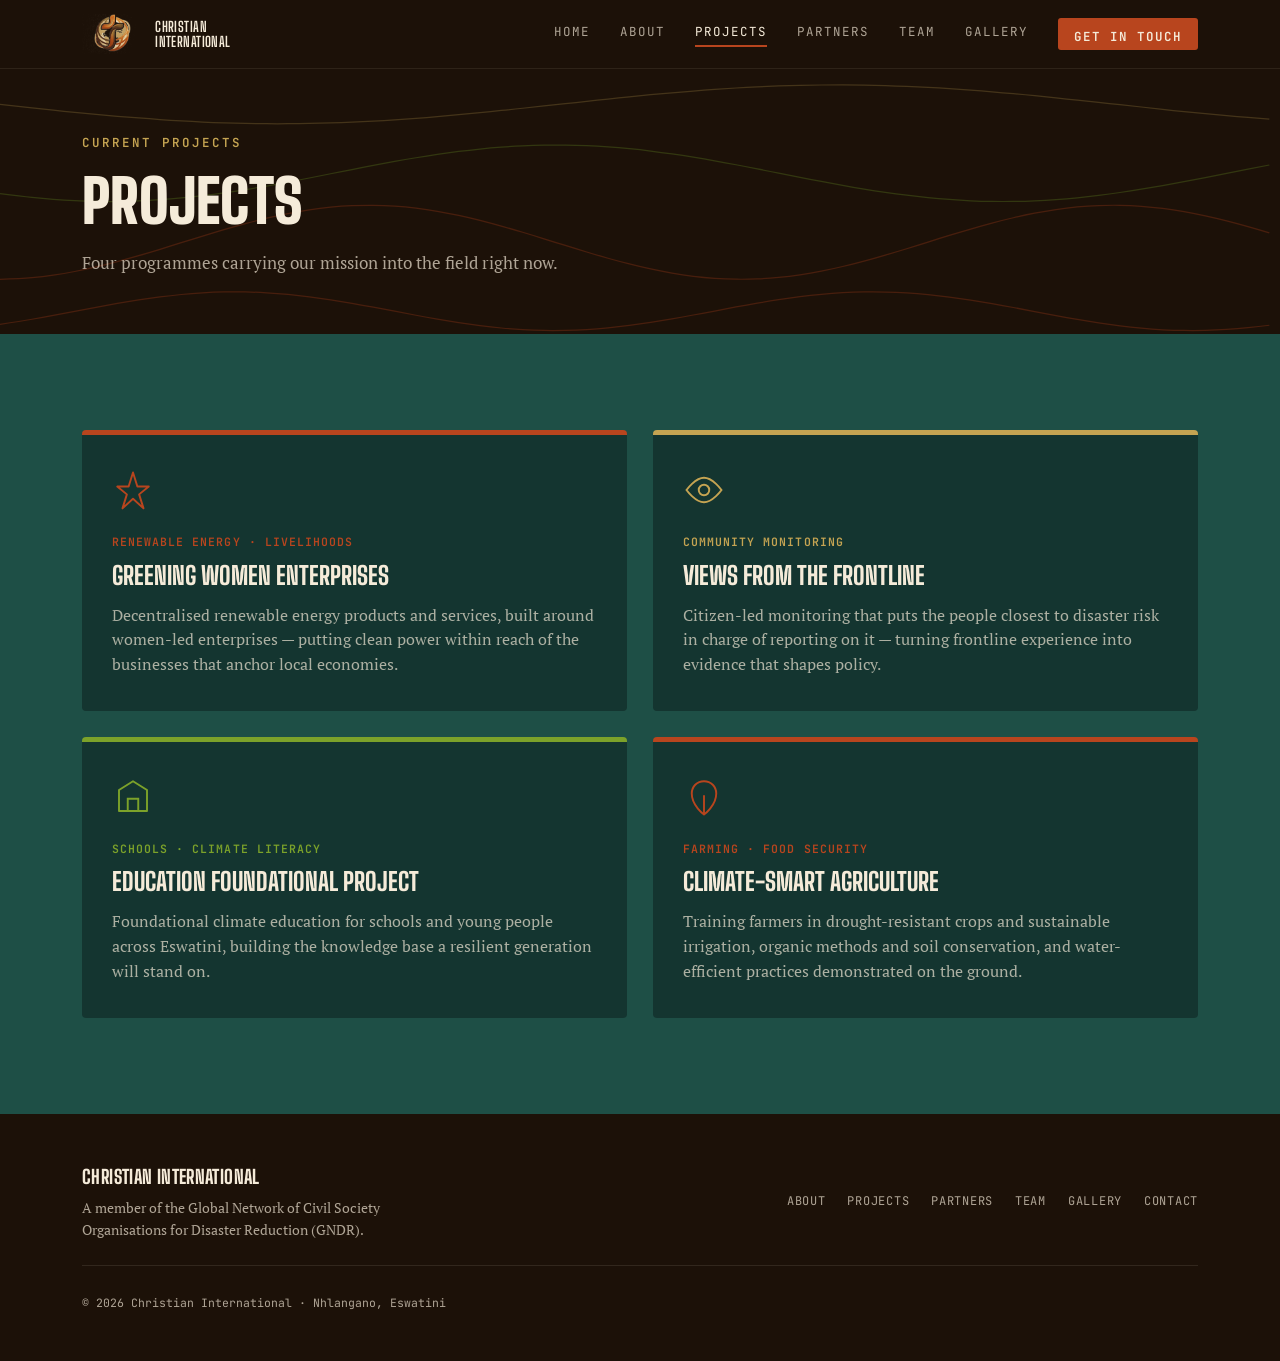
<file: projects.html>
<!DOCTYPE html>
<html lang="en">
<head>
<meta charset="UTF-8">
<meta name="viewport" content="width=device-width, initial-scale=1.0">
<title>Projects — Christian International</title>
<link rel="preconnect" href="https://fonts.googleapis.com">
<link rel="preconnect" href="https://fonts.gstatic.com" crossorigin>
<link href="https://fonts.googleapis.com/css2?family=Big+Shoulders+Display:wght@600;700;800;900&family=PT+Serif:ital,wght@0,400;0,700;1,400&family=JetBrains+Mono:wght@400;500;600;700&display=swap" rel="stylesheet">
<link rel="stylesheet" href="assets/styles.css">
</head>
<body>
<header class="nav" id="nav">
  <div class="nav-inner">
    <a href="index.html" class="nav-logo">
      <img class="nav-logo-mark" src="assets/logo-mark.png" alt="Christian International logo">
      <span class="nav-logo-text">CHRISTIAN<br>INTERNATIONAL</span>
    </a>
    <nav class="nav-links" id="navLinks">
      <a href="index.html" class="">Home</a>
      <a href="about.html" class="">About</a>
      <a href="projects.html" class="is-active">Projects</a>
      <a href="partners.html" class="">Partners</a>
      <a href="team.html" class="">Team</a>
      <a href="gallery.html" class="">Gallery</a>
      <a href="contact.html" class="nav-cta">Get in touch</a>
    </nav>
    <button class="nav-toggle" id="navToggle" aria-label="Toggle menu" aria-expanded="false">
      <span></span><span></span><span></span>
    </button>
  </div>
</header>
<section class="page-header">
  <div class="contour-layer" aria-hidden="true">
    <svg viewBox="0 0 1200 300" preserveAspectRatio="none">
      <path d="M0.0,40.0 Q20.0,42.6 30.0,43.9 Q40.0,45.2 50.0,46.5 Q60.0,47.8 70.0,49.0 Q80.0,50.2 90.0,51.3 Q100.0,52.4 110.0,53.5 Q120.0,54.5 130.0,55.4 Q140.0,56.4 150.0,57.2 Q160.0,58.0 170.0,58.7 Q180.0,59.4 190.0,60.0 Q200.0,60.5 210.0,60.9 Q220.0,61.3 230.0,61.6 Q240.0,61.8 250.0,61.9 Q260.0,62.0 270.0,61.9 Q280.0,61.9 290.0,61.6 Q300.0,61.4 310.0,61.0 Q320.0,60.7 330.0,60.1 Q340.0,59.6 350.0,59.0 Q360.0,58.3 370.0,57.5 Q380.0,56.7 390.0,55.8 Q400.0,54.9 410.0,53.8 Q420.0,52.8 430.0,51.7 Q440.0,50.6 450.0,49.4 Q460.0,48.2 470.0,46.9 Q480.0,45.7 490.0,44.4 Q500.0,43.1 510.0,41.8 Q520.0,40.5 530.0,39.2 Q540.0,37.8 550.0,36.5 Q560.0,35.2 570.0,34.0 Q580.0,32.7 590.0,31.5 Q600.0,30.3 610.0,29.1 Q620.0,28.0 630.0,26.9 Q640.0,25.9 650.0,24.9 Q660.0,23.9 670.0,23.1 Q680.0,22.3 690.0,21.5 Q700.0,20.8 710.0,20.2 Q720.0,19.7 730.0,19.2 Q740.0,18.8 750.0,18.5 Q760.0,18.3 770.0,18.1 Q780.0,18.0 790.0,18.0 Q800.0,18.1 810.0,18.3 Q820.0,18.5 830.0,18.8 Q840.0,19.2 850.0,19.7 Q860.0,20.2 870.0,20.8 Q880.0,21.4 890.0,22.2 Q900.0,23.0 910.0,23.9 Q920.0,24.8 930.0,25.8 Q940.0,26.8 950.0,27.9 Q960.0,29.0 970.0,30.2 Q980.0,31.4 990.0,32.6 Q1000.0,33.9 1010.0,35.1 Q1020.0,36.4 1030.0,37.7 Q1040.0,39.1 1050.0,40.4 Q1060.0,41.7 1070.0,43.0 Q1080.0,44.3 1090.0,45.6 Q1100.0,46.9 1110.0,48.1 Q1120.0,49.3 1130.0,50.5 Q1140.0,51.6 1150.0,52.7 Q1160.0,53.8 1170.0,54.8 Q1180.0,55.7 1190.0,56.6" />
<path d="M0.0,141.0 Q20.0,144.0 30.0,145.3 Q40.0,146.5 50.0,147.4 Q60.0,148.4 70.0,149.0 Q80.0,149.5 90.0,149.8 Q100.0,150.0 110.0,149.9 Q120.0,149.7 130.0,149.2 Q140.0,148.8 150.0,147.9 Q160.0,147.1 170.0,145.9 Q180.0,144.8 190.0,143.3 Q200.0,141.9 210.0,140.1 Q220.0,138.4 230.0,136.5 Q240.0,134.5 250.0,132.4 Q260.0,130.2 270.0,127.9 Q280.0,125.7 290.0,123.3 Q300.0,120.9 310.0,118.5 Q320.0,116.1 330.0,113.8 Q340.0,111.4 350.0,109.1 Q360.0,106.8 370.0,104.6 Q380.0,102.4 390.0,100.4 Q400.0,98.4 410.0,96.6 Q420.0,94.9 430.0,93.3 Q440.0,91.8 450.0,90.6 Q460.0,89.4 470.0,88.5 Q480.0,87.5 490.0,87.0 Q500.0,86.4 510.0,86.2 Q520.0,86.0 530.0,86.2 Q540.0,86.3 550.0,86.8 Q560.0,87.3 570.0,88.2 Q580.0,89.0 590.0,90.2 Q600.0,91.4 610.0,92.8 Q620.0,94.3 630.0,96.1 Q640.0,97.8 650.0,99.8 Q660.0,101.7 670.0,103.9 Q680.0,106.0 690.0,108.3 Q700.0,110.6 710.0,113.0 Q720.0,115.3 730.0,117.7 Q740.0,120.1 750.0,122.5 Q760.0,124.9 770.0,127.2 Q780.0,129.5 790.0,131.6 Q800.0,133.8 810.0,135.8 Q820.0,137.8 830.0,139.6 Q840.0,141.3 850.0,142.8 Q860.0,144.3 870.0,145.5 Q880.0,146.8 890.0,147.6 Q900.0,148.5 910.0,149.1 Q920.0,149.6 930.0,149.8 Q940.0,150.0 950.0,149.8 Q960.0,149.7 970.0,149.1 Q980.0,148.6 990.0,147.7 Q1000.0,146.9 1010.0,145.7 Q1020.0,144.5 1030.0,143.0 Q1040.0,141.5 1050.0,139.7 Q1060.0,138.0 1070.0,136.0 Q1080.0,134.0 1090.0,131.9 Q1100.0,129.7 1110.0,127.4 Q1120.0,125.1 1130.0,122.8 Q1140.0,120.4 1150.0,118.0 Q1160.0,115.6 1170.0,113.2 Q1180.0,110.9 1190.0,108.6" />
<path d="M0.0,238.0 Q20.0,237.1 30.0,236.0 Q40.0,234.9 50.0,233.1 Q60.0,231.4 70.0,229.1 Q80.0,226.8 90.0,223.9 Q100.0,221.1 110.0,217.9 Q120.0,214.7 130.0,211.2 Q140.0,207.7 150.0,204.0 Q160.0,200.3 170.0,196.5 Q180.0,192.7 190.0,189.0 Q200.0,185.3 210.0,181.7 Q220.0,178.2 230.0,174.9 Q240.0,171.7 250.0,168.8 Q260.0,165.9 270.0,163.5 Q280.0,161.2 290.0,159.3 Q300.0,157.5 310.0,156.3 Q320.0,155.1 330.0,154.6 Q340.0,154.1 350.0,154.2 Q360.0,154.3 370.0,155.2 Q380.0,156.0 390.0,157.4 Q400.0,158.9 410.0,161.0 Q420.0,163.0 430.0,165.6 Q440.0,168.2 450.0,171.2 Q460.0,174.3 470.0,177.7 Q480.0,181.1 490.0,184.7 Q500.0,188.3 510.0,192.1 Q520.0,195.9 530.0,199.6 Q540.0,203.4 550.0,207.0 Q560.0,210.7 570.0,214.1 Q580.0,217.5 590.0,220.5 Q600.0,223.6 610.0,226.2 Q620.0,228.8 630.0,230.9 Q640.0,233.0 650.0,234.5 Q660.0,235.9 670.0,236.8 Q680.0,237.6 690.0,237.8 Q700.0,238.0 710.0,237.4 Q720.0,236.9 730.0,235.8 Q740.0,234.6 750.0,232.8 Q760.0,231.0 770.0,228.6 Q780.0,226.3 790.0,223.4 Q800.0,220.6 810.0,217.3 Q820.0,214.1 830.0,210.5 Q840.0,207.0 850.0,203.3 Q860.0,199.6 870.0,195.8 Q880.0,192.0 890.0,188.3 Q900.0,184.6 910.0,181.1 Q920.0,177.5 930.0,174.3 Q940.0,171.1 950.0,168.3 Q960.0,165.4 970.0,163.1 Q980.0,160.8 990.0,159.0 Q1000.0,157.2 1010.0,156.1 Q1020.0,155.0 1030.0,154.5 Q1040.0,154.0 1050.0,154.2 Q1060.0,154.4 1070.0,155.3 Q1080.0,156.2 1090.0,157.7 Q1100.0,159.2 1110.0,161.3 Q1120.0,163.5 1130.0,166.1 Q1140.0,168.7 1150.0,171.8 Q1160.0,174.9 1170.0,178.3 Q1180.0,181.7 1190.0,185.4" />
<path d="M0.0,288.9 Q20.0,285.2 30.0,283.1 Q40.0,281.0 50.0,278.7 Q60.0,276.4 70.0,274.1 Q80.0,271.8 90.0,269.6 Q100.0,267.3 110.0,265.2 Q120.0,263.1 130.0,261.2 Q140.0,259.4 150.0,257.8 Q160.0,256.3 170.0,255.1 Q180.0,253.9 190.0,253.2 Q200.0,252.5 210.0,252.2 Q220.0,252.0 230.0,252.2 Q240.0,252.5 250.0,253.2 Q260.0,253.9 270.0,255.0 Q280.0,256.2 290.0,257.7 Q300.0,259.3 310.0,261.1 Q320.0,263.0 330.0,265.1 Q340.0,267.2 350.0,269.5 Q360.0,271.7 370.0,274.0 Q380.0,276.3 390.0,278.6 Q400.0,280.9 410.0,283.0 Q420.0,285.1 430.0,286.9 Q440.0,288.8 450.0,290.3 Q460.0,291.9 470.0,293.0 Q480.0,294.1 490.0,294.8 Q500.0,295.5 510.0,295.8 Q520.0,296.0 530.0,295.7 Q540.0,295.5 550.0,294.8 Q560.0,294.0 570.0,292.9 Q580.0,291.7 590.0,290.1 Q600.0,288.6 610.0,286.7 Q620.0,284.8 630.0,282.7 Q640.0,280.6 650.0,278.3 Q660.0,276.1 670.0,273.8 Q680.0,271.5 690.0,269.2 Q700.0,267.0 710.0,264.9 Q720.0,262.8 730.0,260.9 Q740.0,259.1 750.0,257.6 Q760.0,256.0 770.0,254.9 Q780.0,253.8 790.0,253.1 Q800.0,252.4 810.0,252.2 Q820.0,252.0 830.0,252.3 Q840.0,252.6 850.0,253.3 Q860.0,254.0 870.0,255.2 Q880.0,256.4 890.0,258.0 Q900.0,259.6 910.0,261.4 Q920.0,263.3 930.0,265.5 Q940.0,267.6 950.0,269.8 Q960.0,272.1 970.0,274.4 Q980.0,276.7 990.0,279.0 Q1000.0,281.2 1010.0,283.3 Q1020.0,285.4 1030.0,287.2 Q1040.0,289.1 1050.0,290.6 Q1060.0,292.1 1070.0,293.2 Q1080.0,294.3 1090.0,295.0 Q1100.0,295.6 1110.0,295.8 Q1120.0,296.0 1130.0,295.7 Q1140.0,295.4 1150.0,294.6 Q1160.0,293.9 1170.0,292.7 Q1180.0,291.5 1190.0,289.9" />
<path d="M0.0,350.1 Q20.0,346.3 30.0,344.5 Q40.0,342.6 50.0,340.8 Q60.0,339.0 70.0,337.3 Q80.0,335.6 90.0,334.0 Q100.0,332.4 110.0,331.0 Q120.0,329.5 130.0,328.2 Q140.0,327.0 150.0,325.9 Q160.0,324.8 170.0,323.9 Q180.0,322.9 190.0,322.2 Q200.0,321.5 210.0,321.1 Q220.0,320.6 230.0,320.3 Q240.0,320.1 250.0,320.1 Q260.0,320.0 270.0,320.2 Q280.0,320.4 290.0,320.9 Q300.0,321.3 310.0,322.0 Q320.0,322.6 330.0,323.5 Q340.0,324.4 350.0,325.4 Q360.0,326.5 370.0,327.7 Q380.0,329.0 390.0,330.4 Q400.0,331.8 410.0,333.4 Q420.0,334.9 430.0,336.6 Q440.0,338.3 450.0,340.1 Q460.0,341.8 470.0,343.7 Q480.0,345.5 490.0,347.4 Q500.0,349.3 510.0,351.3 Q520.0,353.2 530.0,355.1 Q540.0,357.0 550.0,358.9 Q560.0,360.7 570.0,362.6 Q580.0,364.4 590.0,366.1 Q600.0,367.8 610.0,369.4 Q620.0,371.0 630.0,372.5 Q640.0,374.0 650.0,375.3 Q660.0,376.6 670.0,377.7 Q680.0,378.9 690.0,379.8 Q700.0,380.8 710.0,381.5 Q720.0,382.2 730.0,382.8 Q740.0,383.3 750.0,383.6 Q760.0,383.9 770.0,383.9 Q780.0,384.0 790.0,383.8 Q800.0,383.7 810.0,383.3 Q820.0,382.9 830.0,382.3 Q840.0,381.6 850.0,380.8 Q860.0,380.0 870.0,379.0 Q880.0,377.9 890.0,376.7 Q900.0,375.5 910.0,374.1 Q920.0,372.7 930.0,371.2 Q940.0,369.7 950.0,368.0 Q960.0,366.3 970.0,364.6 Q980.0,362.8 990.0,361.0 Q1000.0,359.1 1010.0,357.2 Q1020.0,355.3 1030.0,353.4 Q1040.0,351.5 1050.0,349.6 Q1060.0,347.7 1070.0,345.8 Q1080.0,343.9 1090.0,342.1 Q1100.0,340.3 1110.0,338.5 Q1120.0,336.8 1130.0,335.2 Q1140.0,333.5 1150.0,332.0 Q1160.0,330.5 1170.0,329.2 Q1180.0,327.8 1190.0,326.7" />
<path d="M0.0,398.2 Q20.0,394.5 30.0,393.0 Q40.0,391.5 50.0,390.5 Q60.0,389.4 70.0,388.9 Q80.0,388.3 90.0,388.1 Q100.0,388.0 110.0,388.4 Q120.0,388.7 130.0,389.6 Q140.0,390.4 150.0,391.6 Q160.0,392.9 170.0,394.6 Q180.0,396.3 190.0,398.3 Q200.0,400.4 210.0,402.8 Q220.0,405.1 230.0,407.8 Q240.0,410.5 250.0,413.4 Q260.0,416.3 270.0,419.3 Q280.0,422.3 290.0,425.5 Q300.0,428.6 310.0,431.8 Q320.0,434.9 330.0,438.0 Q340.0,441.1 350.0,444.0 Q360.0,447.0 370.0,449.8 Q380.0,452.6 390.0,455.1 Q400.0,457.6 410.0,459.8 Q420.0,462.0 430.0,463.9 Q440.0,465.7 450.0,467.2 Q460.0,468.6 470.0,469.6 Q480.0,470.7 490.0,471.2 Q500.0,471.8 510.0,471.9 Q520.0,472.0 530.0,471.6 Q540.0,471.2 550.0,470.4 Q560.0,469.5 570.0,468.2 Q580.0,466.9 590.0,465.2 Q600.0,463.5 610.0,461.5 Q620.0,459.4 630.0,457.0 Q640.0,454.6 650.0,451.9 Q660.0,449.2 670.0,446.3 Q680.0,443.4 690.0,440.4 Q700.0,437.3 710.0,434.2 Q720.0,431.0 730.0,427.9 Q740.0,424.8 750.0,421.7 Q760.0,418.6 770.0,415.6 Q780.0,412.7 790.0,409.9 Q800.0,407.2 810.0,404.6 Q820.0,402.1 830.0,399.9 Q840.0,397.8 850.0,395.9 Q860.0,394.1 870.0,392.7 Q880.0,391.2 890.0,390.3 Q900.0,389.3 910.0,388.7 Q920.0,388.2 930.0,388.1 Q940.0,388.1 950.0,388.5 Q960.0,388.9 970.0,389.7 Q980.0,390.6 990.0,391.9 Q1000.0,393.2 1010.0,395.0 Q1020.0,396.7 1030.0,398.8 Q1040.0,400.9 1050.0,403.3 Q1060.0,405.7 1070.0,408.4 Q1080.0,411.1 1090.0,414.0 Q1100.0,416.9 1110.0,420.0 Q1120.0,423.0 1130.0,426.2 Q1140.0,429.3 1150.0,432.5 Q1160.0,435.6 1170.0,438.7 Q1180.0,441.8 1190.0,444.7" />
<path d="M0.0,486.1 Q20.0,486.8 30.0,487.5 Q40.0,488.2 50.0,489.2 Q60.0,490.2 70.0,491.5 Q80.0,492.8 90.0,494.3 Q100.0,495.9 110.0,497.6 Q120.0,499.4 130.0,501.2 Q140.0,503.1 150.0,505.1 Q160.0,507.1 170.0,509.0 Q180.0,511.0 190.0,512.9 Q200.0,514.9 210.0,516.7 Q220.0,518.5 230.0,520.1 Q240.0,521.8 250.0,523.2 Q260.0,524.6 270.0,525.8 Q280.0,526.9 290.0,527.8 Q300.0,528.6 310.0,529.2 Q320.0,529.7 330.0,529.8 Q340.0,530.0 350.0,529.8 Q360.0,529.6 370.0,529.1 Q380.0,528.5 390.0,527.7 Q400.0,526.8 410.0,525.6 Q420.0,524.5 430.0,523.0 Q440.0,521.6 450.0,519.9 Q460.0,518.3 470.0,516.4 Q480.0,514.6 490.0,512.7 Q500.0,510.7 510.0,508.8 Q520.0,506.8 530.0,504.8 Q540.0,502.9 550.0,501.0 Q560.0,499.1 570.0,497.4 Q580.0,495.7 590.0,494.1 Q600.0,492.6 610.0,491.3 Q620.0,490.0 630.0,489.0 Q640.0,488.1 650.0,487.4 Q660.0,486.7 670.0,486.4 Q680.0,486.1 690.0,486.1 Q700.0,486.1 710.0,486.5 Q720.0,486.9 730.0,487.6 Q740.0,488.3 750.0,489.4 Q760.0,490.4 770.0,491.7 Q780.0,493.1 790.0,494.6 Q800.0,496.2 810.0,498.0 Q820.0,499.7 830.0,501.6 Q840.0,503.5 850.0,505.5 Q860.0,507.4 870.0,509.4 Q880.0,511.4 890.0,513.3 Q900.0,515.2 910.0,517.0 Q920.0,518.8 930.0,520.4 Q940.0,522.1 950.0,523.5 Q960.0,524.9 970.0,526.0 Q980.0,527.1 990.0,527.9 Q1000.0,528.8 1010.0,529.2 Q1020.0,529.7 1030.0,529.9 Q1040.0,530.0 1050.0,529.8 Q1060.0,529.5 1070.0,529.0 Q1080.0,528.4 1090.0,527.5 Q1100.0,526.6 1110.0,525.4 Q1120.0,524.2 1130.0,522.7 Q1140.0,521.3 1150.0,519.6 Q1160.0,517.9 1170.0,516.1 Q1180.0,514.2 1190.0,512.3" />
<path d="M0.0,565.8 Q20.0,571.4 30.0,574.5 Q40.0,577.7 50.0,581.0 Q60.0,584.3 70.0,587.6 Q80.0,591.0 90.0,594.2 Q100.0,597.5 110.0,600.5 Q120.0,603.5 130.0,606.1 Q140.0,608.7 150.0,610.8 Q160.0,612.9 170.0,614.4 Q180.0,615.9 190.0,616.8 Q200.0,617.6 210.0,617.8 Q220.0,617.9 230.0,617.4 Q240.0,616.9 250.0,615.7 Q260.0,614.4 270.0,612.6 Q280.0,610.8 290.0,608.4 Q300.0,606.0 310.0,603.2 Q320.0,600.3 330.0,597.2 Q340.0,594.1 350.0,590.7 Q360.0,587.4 370.0,584.1 Q380.0,580.7 390.0,577.5 Q400.0,574.3 410.0,571.3 Q420.0,568.3 430.0,565.7 Q440.0,563.2 450.0,561.1 Q460.0,559.0 470.0,557.5 Q480.0,556.0 490.0,555.2 Q500.0,554.3 510.0,554.2 Q520.0,554.1 530.0,554.6 Q540.0,555.2 550.0,556.4 Q560.0,557.7 570.0,559.5 Q580.0,561.4 590.0,563.8 Q600.0,566.2 610.0,569.1 Q620.0,571.9 630.0,575.0 Q640.0,578.2 650.0,581.5 Q660.0,584.8 670.0,588.2 Q680.0,591.5 690.0,594.8 Q700.0,598.0 710.0,600.9 Q720.0,603.9 730.0,606.5 Q740.0,609.0 750.0,611.1 Q760.0,613.2 770.0,614.6 Q780.0,616.1 790.0,616.9 Q800.0,617.7 810.0,617.8 Q820.0,617.9 830.0,617.3 Q840.0,616.7 850.0,615.5 Q860.0,614.2 870.0,612.3 Q880.0,610.4 890.0,608.0 Q900.0,605.6 910.0,602.7 Q920.0,599.9 930.0,596.7 Q940.0,593.5 950.0,590.2 Q960.0,586.9 970.0,583.6 Q980.0,580.2 990.0,577.0 Q1000.0,573.8 1010.0,570.8 Q1020.0,567.9 1030.0,565.3 Q1040.0,562.8 1050.0,560.7 Q1060.0,558.7 1070.0,557.3 Q1080.0,555.8 1090.0,555.0 Q1100.0,554.3 1110.0,554.2 Q1120.0,554.1 1130.0,554.7 Q1140.0,555.3 1150.0,556.6 Q1160.0,557.9 1170.0,559.8 Q1180.0,561.8 1190.0,564.2" />
<path d="M0.0,668.9 Q20.0,673.9 30.0,676.3 Q40.0,678.7 50.0,681.0 Q60.0,683.3 70.0,685.4 Q80.0,687.6 90.0,689.6 Q100.0,691.6 110.0,693.4 Q120.0,695.2 130.0,696.8 Q140.0,698.3 150.0,699.7 Q160.0,701.0 170.0,702.0 Q180.0,703.1 190.0,703.9 Q200.0,704.7 210.0,705.1 Q220.0,705.6 230.0,705.8 Q240.0,706.0 250.0,705.9 Q260.0,705.8 270.0,705.3 Q280.0,704.9 290.0,704.2 Q300.0,703.5 310.0,702.5 Q320.0,701.5 330.0,700.3 Q340.0,699.0 350.0,697.5 Q360.0,696.0 370.0,694.2 Q380.0,692.5 390.0,690.5 Q400.0,688.6 410.0,686.4 Q420.0,684.3 430.0,682.0 Q440.0,679.8 450.0,677.4 Q460.0,675.0 470.0,672.5 Q480.0,670.1 490.0,667.6 Q500.0,665.0 510.0,662.5 Q520.0,660.0 530.0,657.5 Q540.0,655.0 550.0,652.6 Q560.0,650.2 570.0,647.9 Q580.0,645.5 590.0,643.3 Q600.0,641.2 610.0,639.1 Q620.0,637.1 630.0,635.3 Q640.0,633.4 650.0,631.8 Q660.0,630.2 670.0,628.8 Q680.0,627.5 690.0,626.4 Q700.0,625.2 710.0,624.4 Q720.0,623.6 730.0,623.0 Q740.0,622.5 750.0,622.3 Q760.0,622.0 770.0,622.1 Q780.0,622.1 790.0,622.5 Q800.0,622.9 810.0,623.5 Q820.0,624.2 830.0,625.1 Q840.0,626.1 850.0,627.3 Q860.0,628.5 870.0,630.0 Q880.0,631.5 890.0,633.2 Q900.0,634.9 910.0,636.8 Q920.0,638.7 930.0,640.8 Q940.0,642.9 950.0,645.1 Q960.0,647.4 970.0,649.8 Q980.0,652.1 990.0,654.6 Q1000.0,657.0 1010.0,659.5 Q1020.0,662.1 1030.0,664.6 Q1040.0,667.1 1050.0,669.6 Q1060.0,672.1 1070.0,674.5 Q1080.0,677.0 1090.0,679.3 Q1100.0,681.6 1110.0,683.9 Q1120.0,686.1 1130.0,688.1 Q1140.0,690.2 1150.0,692.1 Q1160.0,693.9 1170.0,695.6 Q1180.0,697.3 1190.0,698.7" />
    </svg>
  </div>
  <div class="page-header-inner">
    <p class="eyebrow eyebrow--gold">Current projects</p>
    <h1 class="page-title">Projects</h1>
    <p class="page-lede">Four programmes carrying our mission into the field right now.</p>
  </div>
</section>
<section class="projects">
  <div class="section-inner">
    <div class="project-grid">
      <article class="project-card reveal" style="--card-accent: var(--rust);">
        <div class="project-icon">
          <svg viewBox="0 0 48 48" fill="none"><path d="M24 4 L29 20 H42 L31 29 L36 45 L24 34 L12 45 L17 29 L6 20 H19 Z" stroke="currentColor" stroke-width="2.2" stroke-linejoin="round"/></svg>
        </div>
        <p class="project-tag">Renewable energy &middot; livelihoods</p>
        <h3 class="project-title">Greening Women Enterprises</h3>
        <p class="project-desc">Decentralised renewable energy products and services, built around women-led enterprises &mdash; putting clean power within reach of the businesses that anchor local economies.</p>
      </article>

      <article class="project-card reveal" style="--card-accent: var(--gold);">
        <div class="project-icon">
          <svg viewBox="0 0 48 48" fill="none"><path d="M4 24 C4 24 14 10 24 10 C34 10 44 24 44 24 C44 24 34 38 24 38 C14 38 4 24 4 24 Z" stroke="currentColor" stroke-width="2.2"/><circle cx="24" cy="24" r="6" stroke="currentColor" stroke-width="2.2"/></svg>
        </div>
        <p class="project-tag">Community monitoring</p>
        <h3 class="project-title">Views from the Frontline</h3>
        <p class="project-desc">Citizen-led monitoring that puts the people closest to disaster risk in charge of reporting on it &mdash; turning frontline experience into evidence that shapes policy.</p>
      </article>

      <article class="project-card reveal" style="--card-accent: var(--green);">
        <div class="project-icon">
          <svg viewBox="0 0 48 48" fill="none"><path d="M8 40 V16 L24 6 L40 16 V40 Z" stroke="currentColor" stroke-width="2.2" stroke-linejoin="round"/><path d="M18 40 V26 H30 V40" stroke="currentColor" stroke-width="2.2"/></svg>
        </div>
        <p class="project-tag">Schools &middot; climate literacy</p>
        <h3 class="project-title">Education Foundational Project</h3>
        <p class="project-desc">Foundational climate education for schools and young people across Eswatini, building the knowledge base a resilient generation will stand on.</p>
      </article>

      <article class="project-card reveal" style="--card-accent: var(--rust);">
        <div class="project-icon">
          <svg viewBox="0 0 48 48" fill="none"><path d="M24 44 C24 44 10 34 10 20 C10 12 16 6 24 6 C32 6 38 12 38 20 C38 34 24 44 24 44 Z" stroke="currentColor" stroke-width="2.2" stroke-linejoin="round"/><path d="M24 44 V22" stroke="currentColor" stroke-width="2.2"/></svg>
        </div>
        <p class="project-tag">Farming &middot; food security</p>
        <h3 class="project-title">Climate-Smart Agriculture</h3>
        <p class="project-desc">Training farmers in drought-resistant crops and sustainable irrigation, organic methods and soil conservation, and water-efficient practices demonstrated on the ground.</p>
      </article>
    </div>
  </div>
</section>
<footer class="footer">
  <div class="section-inner footer-inner">
    <div class="footer-brand">
      <p class="footer-org">CHRISTIAN INTERNATIONAL</p>
      <p class="footer-tag">A member of the Global Network of Civil Society Organisations for Disaster Reduction (GNDR).</p>
    </div>
    <nav class="footer-links">
      <a href="about.html">About</a>
      <a href="projects.html">Projects</a>
      <a href="partners.html">Partners</a>
      <a href="team.html">Team</a>
      <a href="gallery.html">Gallery</a>
      <a href="contact.html">Contact</a>
    </nav>
    <p class="footer-copy">&copy; 2026 Christian International &middot; Nhlangano, Eswatini</p>
  </div>
</footer>
<script src="assets/script.js"></script>
</body>
</html>
</file>
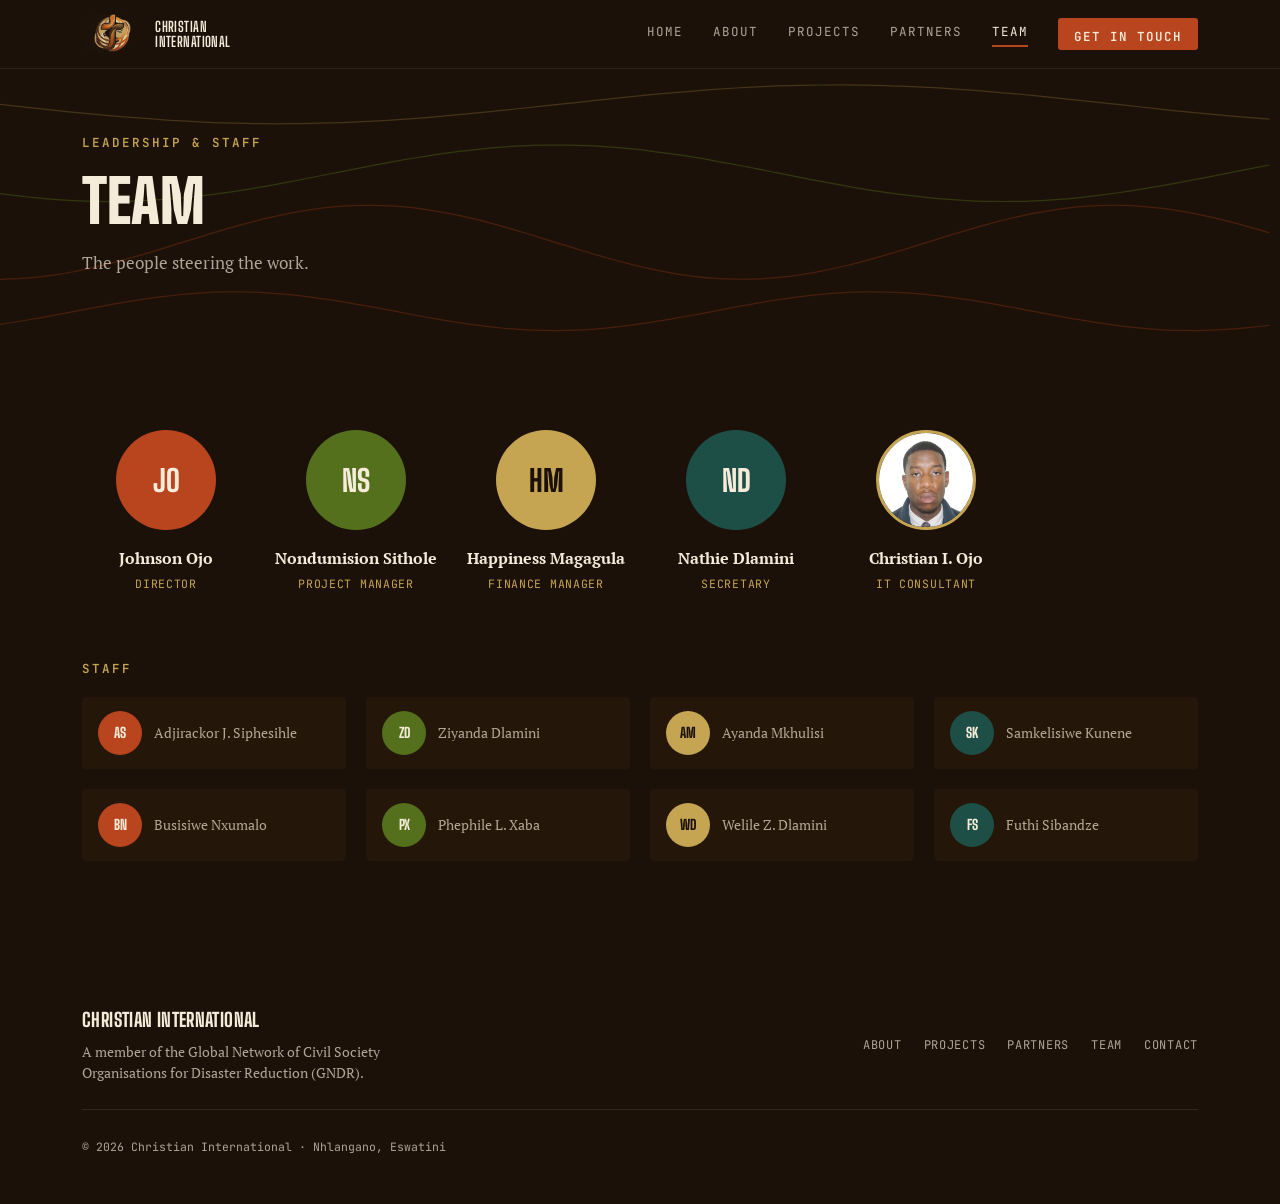
<file: team.html>
<!DOCTYPE html>
<html lang="en">
<head>
<meta charset="UTF-8">
<meta name="viewport" content="width=device-width, initial-scale=1.0">
<title>Team — Christian International</title>
<link rel="preconnect" href="https://fonts.googleapis.com">
<link rel="preconnect" href="https://fonts.gstatic.com" crossorigin>
<link href="https://fonts.googleapis.com/css2?family=Big+Shoulders+Display:wght@600;700;800;900&family=PT+Serif:ital,wght@0,400;0,700;1,400&family=JetBrains+Mono:wght@400;500;600;700&display=swap" rel="stylesheet">
<link rel="stylesheet" href="assets/styles.css">
</head>
<body>
<header class="nav" id="nav">
  <div class="nav-inner">
    <a href="index.html" class="nav-logo">
      <img class="nav-logo-mark" src="assets/logo-mark.png" alt="Christian International logo">
      <span class="nav-logo-text">CHRISTIAN<br>INTERNATIONAL</span>
    </a>
    <nav class="nav-links" id="navLinks">
      <a href="index.html" class="">Home</a>
      <a href="about.html" class="">About</a>
      <a href="projects.html" class="">Projects</a>
      <a href="partners.html" class="">Partners</a>
      <a href="team.html" class="is-active">Team</a>
      <a href="contact.html" class="nav-cta">Get in touch</a>
    </nav>
    <button class="nav-toggle" id="navToggle" aria-label="Toggle menu" aria-expanded="false">
      <span></span><span></span><span></span>
    </button>
  </div>
</header>
<section class="page-header">
  <div class="contour-layer" aria-hidden="true">
    <svg viewBox="0 0 1200 300" preserveAspectRatio="none">
      <path d="M0.0,40.0 Q20.0,42.6 30.0,43.9 Q40.0,45.2 50.0,46.5 Q60.0,47.8 70.0,49.0 Q80.0,50.2 90.0,51.3 Q100.0,52.4 110.0,53.5 Q120.0,54.5 130.0,55.4 Q140.0,56.4 150.0,57.2 Q160.0,58.0 170.0,58.7 Q180.0,59.4 190.0,60.0 Q200.0,60.5 210.0,60.9 Q220.0,61.3 230.0,61.6 Q240.0,61.8 250.0,61.9 Q260.0,62.0 270.0,61.9 Q280.0,61.9 290.0,61.6 Q300.0,61.4 310.0,61.0 Q320.0,60.7 330.0,60.1 Q340.0,59.6 350.0,59.0 Q360.0,58.3 370.0,57.5 Q380.0,56.7 390.0,55.8 Q400.0,54.9 410.0,53.8 Q420.0,52.8 430.0,51.7 Q440.0,50.6 450.0,49.4 Q460.0,48.2 470.0,46.9 Q480.0,45.7 490.0,44.4 Q500.0,43.1 510.0,41.8 Q520.0,40.5 530.0,39.2 Q540.0,37.8 550.0,36.5 Q560.0,35.2 570.0,34.0 Q580.0,32.7 590.0,31.5 Q600.0,30.3 610.0,29.1 Q620.0,28.0 630.0,26.9 Q640.0,25.9 650.0,24.9 Q660.0,23.9 670.0,23.1 Q680.0,22.3 690.0,21.5 Q700.0,20.8 710.0,20.2 Q720.0,19.7 730.0,19.2 Q740.0,18.8 750.0,18.5 Q760.0,18.3 770.0,18.1 Q780.0,18.0 790.0,18.0 Q800.0,18.1 810.0,18.3 Q820.0,18.5 830.0,18.8 Q840.0,19.2 850.0,19.7 Q860.0,20.2 870.0,20.8 Q880.0,21.4 890.0,22.2 Q900.0,23.0 910.0,23.9 Q920.0,24.8 930.0,25.8 Q940.0,26.8 950.0,27.9 Q960.0,29.0 970.0,30.2 Q980.0,31.4 990.0,32.6 Q1000.0,33.9 1010.0,35.1 Q1020.0,36.4 1030.0,37.7 Q1040.0,39.1 1050.0,40.4 Q1060.0,41.7 1070.0,43.0 Q1080.0,44.3 1090.0,45.6 Q1100.0,46.9 1110.0,48.1 Q1120.0,49.3 1130.0,50.5 Q1140.0,51.6 1150.0,52.7 Q1160.0,53.8 1170.0,54.8 Q1180.0,55.7 1190.0,56.6" />
<path d="M0.0,141.0 Q20.0,144.0 30.0,145.3 Q40.0,146.5 50.0,147.4 Q60.0,148.4 70.0,149.0 Q80.0,149.5 90.0,149.8 Q100.0,150.0 110.0,149.9 Q120.0,149.7 130.0,149.2 Q140.0,148.8 150.0,147.9 Q160.0,147.1 170.0,145.9 Q180.0,144.8 190.0,143.3 Q200.0,141.9 210.0,140.1 Q220.0,138.4 230.0,136.5 Q240.0,134.5 250.0,132.4 Q260.0,130.2 270.0,127.9 Q280.0,125.7 290.0,123.3 Q300.0,120.9 310.0,118.5 Q320.0,116.1 330.0,113.8 Q340.0,111.4 350.0,109.1 Q360.0,106.8 370.0,104.6 Q380.0,102.4 390.0,100.4 Q400.0,98.4 410.0,96.6 Q420.0,94.9 430.0,93.3 Q440.0,91.8 450.0,90.6 Q460.0,89.4 470.0,88.5 Q480.0,87.5 490.0,87.0 Q500.0,86.4 510.0,86.2 Q520.0,86.0 530.0,86.2 Q540.0,86.3 550.0,86.8 Q560.0,87.3 570.0,88.2 Q580.0,89.0 590.0,90.2 Q600.0,91.4 610.0,92.8 Q620.0,94.3 630.0,96.1 Q640.0,97.8 650.0,99.8 Q660.0,101.7 670.0,103.9 Q680.0,106.0 690.0,108.3 Q700.0,110.6 710.0,113.0 Q720.0,115.3 730.0,117.7 Q740.0,120.1 750.0,122.5 Q760.0,124.9 770.0,127.2 Q780.0,129.5 790.0,131.6 Q800.0,133.8 810.0,135.8 Q820.0,137.8 830.0,139.6 Q840.0,141.3 850.0,142.8 Q860.0,144.3 870.0,145.5 Q880.0,146.8 890.0,147.6 Q900.0,148.5 910.0,149.1 Q920.0,149.6 930.0,149.8 Q940.0,150.0 950.0,149.8 Q960.0,149.7 970.0,149.1 Q980.0,148.6 990.0,147.7 Q1000.0,146.9 1010.0,145.7 Q1020.0,144.5 1030.0,143.0 Q1040.0,141.5 1050.0,139.7 Q1060.0,138.0 1070.0,136.0 Q1080.0,134.0 1090.0,131.9 Q1100.0,129.7 1110.0,127.4 Q1120.0,125.1 1130.0,122.8 Q1140.0,120.4 1150.0,118.0 Q1160.0,115.6 1170.0,113.2 Q1180.0,110.9 1190.0,108.6" />
<path d="M0.0,238.0 Q20.0,237.1 30.0,236.0 Q40.0,234.9 50.0,233.1 Q60.0,231.4 70.0,229.1 Q80.0,226.8 90.0,223.9 Q100.0,221.1 110.0,217.9 Q120.0,214.7 130.0,211.2 Q140.0,207.7 150.0,204.0 Q160.0,200.3 170.0,196.5 Q180.0,192.7 190.0,189.0 Q200.0,185.3 210.0,181.7 Q220.0,178.2 230.0,174.9 Q240.0,171.7 250.0,168.8 Q260.0,165.9 270.0,163.5 Q280.0,161.2 290.0,159.3 Q300.0,157.5 310.0,156.3 Q320.0,155.1 330.0,154.6 Q340.0,154.1 350.0,154.2 Q360.0,154.3 370.0,155.2 Q380.0,156.0 390.0,157.4 Q400.0,158.9 410.0,161.0 Q420.0,163.0 430.0,165.6 Q440.0,168.2 450.0,171.2 Q460.0,174.3 470.0,177.7 Q480.0,181.1 490.0,184.7 Q500.0,188.3 510.0,192.1 Q520.0,195.9 530.0,199.6 Q540.0,203.4 550.0,207.0 Q560.0,210.7 570.0,214.1 Q580.0,217.5 590.0,220.5 Q600.0,223.6 610.0,226.2 Q620.0,228.8 630.0,230.9 Q640.0,233.0 650.0,234.5 Q660.0,235.9 670.0,236.8 Q680.0,237.6 690.0,237.8 Q700.0,238.0 710.0,237.4 Q720.0,236.9 730.0,235.8 Q740.0,234.6 750.0,232.8 Q760.0,231.0 770.0,228.6 Q780.0,226.3 790.0,223.4 Q800.0,220.6 810.0,217.3 Q820.0,214.1 830.0,210.5 Q840.0,207.0 850.0,203.3 Q860.0,199.6 870.0,195.8 Q880.0,192.0 890.0,188.3 Q900.0,184.6 910.0,181.1 Q920.0,177.5 930.0,174.3 Q940.0,171.1 950.0,168.3 Q960.0,165.4 970.0,163.1 Q980.0,160.8 990.0,159.0 Q1000.0,157.2 1010.0,156.1 Q1020.0,155.0 1030.0,154.5 Q1040.0,154.0 1050.0,154.2 Q1060.0,154.4 1070.0,155.3 Q1080.0,156.2 1090.0,157.7 Q1100.0,159.2 1110.0,161.3 Q1120.0,163.5 1130.0,166.1 Q1140.0,168.7 1150.0,171.8 Q1160.0,174.9 1170.0,178.3 Q1180.0,181.7 1190.0,185.4" />
<path d="M0.0,288.9 Q20.0,285.2 30.0,283.1 Q40.0,281.0 50.0,278.7 Q60.0,276.4 70.0,274.1 Q80.0,271.8 90.0,269.6 Q100.0,267.3 110.0,265.2 Q120.0,263.1 130.0,261.2 Q140.0,259.4 150.0,257.8 Q160.0,256.3 170.0,255.1 Q180.0,253.9 190.0,253.2 Q200.0,252.5 210.0,252.2 Q220.0,252.0 230.0,252.2 Q240.0,252.5 250.0,253.2 Q260.0,253.9 270.0,255.0 Q280.0,256.2 290.0,257.7 Q300.0,259.3 310.0,261.1 Q320.0,263.0 330.0,265.1 Q340.0,267.2 350.0,269.5 Q360.0,271.7 370.0,274.0 Q380.0,276.3 390.0,278.6 Q400.0,280.9 410.0,283.0 Q420.0,285.1 430.0,286.9 Q440.0,288.8 450.0,290.3 Q460.0,291.9 470.0,293.0 Q480.0,294.1 490.0,294.8 Q500.0,295.5 510.0,295.8 Q520.0,296.0 530.0,295.7 Q540.0,295.5 550.0,294.8 Q560.0,294.0 570.0,292.9 Q580.0,291.7 590.0,290.1 Q600.0,288.6 610.0,286.7 Q620.0,284.8 630.0,282.7 Q640.0,280.6 650.0,278.3 Q660.0,276.1 670.0,273.8 Q680.0,271.5 690.0,269.2 Q700.0,267.0 710.0,264.9 Q720.0,262.8 730.0,260.9 Q740.0,259.1 750.0,257.6 Q760.0,256.0 770.0,254.9 Q780.0,253.8 790.0,253.1 Q800.0,252.4 810.0,252.2 Q820.0,252.0 830.0,252.3 Q840.0,252.6 850.0,253.3 Q860.0,254.0 870.0,255.2 Q880.0,256.4 890.0,258.0 Q900.0,259.6 910.0,261.4 Q920.0,263.3 930.0,265.5 Q940.0,267.6 950.0,269.8 Q960.0,272.1 970.0,274.4 Q980.0,276.7 990.0,279.0 Q1000.0,281.2 1010.0,283.3 Q1020.0,285.4 1030.0,287.2 Q1040.0,289.1 1050.0,290.6 Q1060.0,292.1 1070.0,293.2 Q1080.0,294.3 1090.0,295.0 Q1100.0,295.6 1110.0,295.8 Q1120.0,296.0 1130.0,295.7 Q1140.0,295.4 1150.0,294.6 Q1160.0,293.9 1170.0,292.7 Q1180.0,291.5 1190.0,289.9" />
<path d="M0.0,350.1 Q20.0,346.3 30.0,344.5 Q40.0,342.6 50.0,340.8 Q60.0,339.0 70.0,337.3 Q80.0,335.6 90.0,334.0 Q100.0,332.4 110.0,331.0 Q120.0,329.5 130.0,328.2 Q140.0,327.0 150.0,325.9 Q160.0,324.8 170.0,323.9 Q180.0,322.9 190.0,322.2 Q200.0,321.5 210.0,321.1 Q220.0,320.6 230.0,320.3 Q240.0,320.1 250.0,320.1 Q260.0,320.0 270.0,320.2 Q280.0,320.4 290.0,320.9 Q300.0,321.3 310.0,322.0 Q320.0,322.6 330.0,323.5 Q340.0,324.4 350.0,325.4 Q360.0,326.5 370.0,327.7 Q380.0,329.0 390.0,330.4 Q400.0,331.8 410.0,333.4 Q420.0,334.9 430.0,336.6 Q440.0,338.3 450.0,340.1 Q460.0,341.8 470.0,343.7 Q480.0,345.5 490.0,347.4 Q500.0,349.3 510.0,351.3 Q520.0,353.2 530.0,355.1 Q540.0,357.0 550.0,358.9 Q560.0,360.7 570.0,362.6 Q580.0,364.4 590.0,366.1 Q600.0,367.8 610.0,369.4 Q620.0,371.0 630.0,372.5 Q640.0,374.0 650.0,375.3 Q660.0,376.6 670.0,377.7 Q680.0,378.9 690.0,379.8 Q700.0,380.8 710.0,381.5 Q720.0,382.2 730.0,382.8 Q740.0,383.3 750.0,383.6 Q760.0,383.9 770.0,383.9 Q780.0,384.0 790.0,383.8 Q800.0,383.7 810.0,383.3 Q820.0,382.9 830.0,382.3 Q840.0,381.6 850.0,380.8 Q860.0,380.0 870.0,379.0 Q880.0,377.9 890.0,376.7 Q900.0,375.5 910.0,374.1 Q920.0,372.7 930.0,371.2 Q940.0,369.7 950.0,368.0 Q960.0,366.3 970.0,364.6 Q980.0,362.8 990.0,361.0 Q1000.0,359.1 1010.0,357.2 Q1020.0,355.3 1030.0,353.4 Q1040.0,351.5 1050.0,349.6 Q1060.0,347.7 1070.0,345.8 Q1080.0,343.9 1090.0,342.1 Q1100.0,340.3 1110.0,338.5 Q1120.0,336.8 1130.0,335.2 Q1140.0,333.5 1150.0,332.0 Q1160.0,330.5 1170.0,329.2 Q1180.0,327.8 1190.0,326.7" />
<path d="M0.0,398.2 Q20.0,394.5 30.0,393.0 Q40.0,391.5 50.0,390.5 Q60.0,389.4 70.0,388.9 Q80.0,388.3 90.0,388.1 Q100.0,388.0 110.0,388.4 Q120.0,388.7 130.0,389.6 Q140.0,390.4 150.0,391.6 Q160.0,392.9 170.0,394.6 Q180.0,396.3 190.0,398.3 Q200.0,400.4 210.0,402.8 Q220.0,405.1 230.0,407.8 Q240.0,410.5 250.0,413.4 Q260.0,416.3 270.0,419.3 Q280.0,422.3 290.0,425.5 Q300.0,428.6 310.0,431.8 Q320.0,434.9 330.0,438.0 Q340.0,441.1 350.0,444.0 Q360.0,447.0 370.0,449.8 Q380.0,452.6 390.0,455.1 Q400.0,457.6 410.0,459.8 Q420.0,462.0 430.0,463.9 Q440.0,465.7 450.0,467.2 Q460.0,468.6 470.0,469.6 Q480.0,470.7 490.0,471.2 Q500.0,471.8 510.0,471.9 Q520.0,472.0 530.0,471.6 Q540.0,471.2 550.0,470.4 Q560.0,469.5 570.0,468.2 Q580.0,466.9 590.0,465.2 Q600.0,463.5 610.0,461.5 Q620.0,459.4 630.0,457.0 Q640.0,454.6 650.0,451.9 Q660.0,449.2 670.0,446.3 Q680.0,443.4 690.0,440.4 Q700.0,437.3 710.0,434.2 Q720.0,431.0 730.0,427.9 Q740.0,424.8 750.0,421.7 Q760.0,418.6 770.0,415.6 Q780.0,412.7 790.0,409.9 Q800.0,407.2 810.0,404.6 Q820.0,402.1 830.0,399.9 Q840.0,397.8 850.0,395.9 Q860.0,394.1 870.0,392.7 Q880.0,391.2 890.0,390.3 Q900.0,389.3 910.0,388.7 Q920.0,388.2 930.0,388.1 Q940.0,388.1 950.0,388.5 Q960.0,388.9 970.0,389.7 Q980.0,390.6 990.0,391.9 Q1000.0,393.2 1010.0,395.0 Q1020.0,396.7 1030.0,398.8 Q1040.0,400.9 1050.0,403.3 Q1060.0,405.7 1070.0,408.4 Q1080.0,411.1 1090.0,414.0 Q1100.0,416.9 1110.0,420.0 Q1120.0,423.0 1130.0,426.2 Q1140.0,429.3 1150.0,432.5 Q1160.0,435.6 1170.0,438.7 Q1180.0,441.8 1190.0,444.7" />
<path d="M0.0,486.1 Q20.0,486.8 30.0,487.5 Q40.0,488.2 50.0,489.2 Q60.0,490.2 70.0,491.5 Q80.0,492.8 90.0,494.3 Q100.0,495.9 110.0,497.6 Q120.0,499.4 130.0,501.2 Q140.0,503.1 150.0,505.1 Q160.0,507.1 170.0,509.0 Q180.0,511.0 190.0,512.9 Q200.0,514.9 210.0,516.7 Q220.0,518.5 230.0,520.1 Q240.0,521.8 250.0,523.2 Q260.0,524.6 270.0,525.8 Q280.0,526.9 290.0,527.8 Q300.0,528.6 310.0,529.2 Q320.0,529.7 330.0,529.8 Q340.0,530.0 350.0,529.8 Q360.0,529.6 370.0,529.1 Q380.0,528.5 390.0,527.7 Q400.0,526.8 410.0,525.6 Q420.0,524.5 430.0,523.0 Q440.0,521.6 450.0,519.9 Q460.0,518.3 470.0,516.4 Q480.0,514.6 490.0,512.7 Q500.0,510.7 510.0,508.8 Q520.0,506.8 530.0,504.8 Q540.0,502.9 550.0,501.0 Q560.0,499.1 570.0,497.4 Q580.0,495.7 590.0,494.1 Q600.0,492.6 610.0,491.3 Q620.0,490.0 630.0,489.0 Q640.0,488.1 650.0,487.4 Q660.0,486.7 670.0,486.4 Q680.0,486.1 690.0,486.1 Q700.0,486.1 710.0,486.5 Q720.0,486.9 730.0,487.6 Q740.0,488.3 750.0,489.4 Q760.0,490.4 770.0,491.7 Q780.0,493.1 790.0,494.6 Q800.0,496.2 810.0,498.0 Q820.0,499.7 830.0,501.6 Q840.0,503.5 850.0,505.5 Q860.0,507.4 870.0,509.4 Q880.0,511.4 890.0,513.3 Q900.0,515.2 910.0,517.0 Q920.0,518.8 930.0,520.4 Q940.0,522.1 950.0,523.5 Q960.0,524.9 970.0,526.0 Q980.0,527.1 990.0,527.9 Q1000.0,528.8 1010.0,529.2 Q1020.0,529.7 1030.0,529.9 Q1040.0,530.0 1050.0,529.8 Q1060.0,529.5 1070.0,529.0 Q1080.0,528.4 1090.0,527.5 Q1100.0,526.6 1110.0,525.4 Q1120.0,524.2 1130.0,522.7 Q1140.0,521.3 1150.0,519.6 Q1160.0,517.9 1170.0,516.1 Q1180.0,514.2 1190.0,512.3" />
<path d="M0.0,565.8 Q20.0,571.4 30.0,574.5 Q40.0,577.7 50.0,581.0 Q60.0,584.3 70.0,587.6 Q80.0,591.0 90.0,594.2 Q100.0,597.5 110.0,600.5 Q120.0,603.5 130.0,606.1 Q140.0,608.7 150.0,610.8 Q160.0,612.9 170.0,614.4 Q180.0,615.9 190.0,616.8 Q200.0,617.6 210.0,617.8 Q220.0,617.9 230.0,617.4 Q240.0,616.9 250.0,615.7 Q260.0,614.4 270.0,612.6 Q280.0,610.8 290.0,608.4 Q300.0,606.0 310.0,603.2 Q320.0,600.3 330.0,597.2 Q340.0,594.1 350.0,590.7 Q360.0,587.4 370.0,584.1 Q380.0,580.7 390.0,577.5 Q400.0,574.3 410.0,571.3 Q420.0,568.3 430.0,565.7 Q440.0,563.2 450.0,561.1 Q460.0,559.0 470.0,557.5 Q480.0,556.0 490.0,555.2 Q500.0,554.3 510.0,554.2 Q520.0,554.1 530.0,554.6 Q540.0,555.2 550.0,556.4 Q560.0,557.7 570.0,559.5 Q580.0,561.4 590.0,563.8 Q600.0,566.2 610.0,569.1 Q620.0,571.9 630.0,575.0 Q640.0,578.2 650.0,581.5 Q660.0,584.8 670.0,588.2 Q680.0,591.5 690.0,594.8 Q700.0,598.0 710.0,600.9 Q720.0,603.9 730.0,606.5 Q740.0,609.0 750.0,611.1 Q760.0,613.2 770.0,614.6 Q780.0,616.1 790.0,616.9 Q800.0,617.7 810.0,617.8 Q820.0,617.9 830.0,617.3 Q840.0,616.7 850.0,615.5 Q860.0,614.2 870.0,612.3 Q880.0,610.4 890.0,608.0 Q900.0,605.6 910.0,602.7 Q920.0,599.9 930.0,596.7 Q940.0,593.5 950.0,590.2 Q960.0,586.9 970.0,583.6 Q980.0,580.2 990.0,577.0 Q1000.0,573.8 1010.0,570.8 Q1020.0,567.9 1030.0,565.3 Q1040.0,562.8 1050.0,560.7 Q1060.0,558.7 1070.0,557.3 Q1080.0,555.8 1090.0,555.0 Q1100.0,554.3 1110.0,554.2 Q1120.0,554.1 1130.0,554.7 Q1140.0,555.3 1150.0,556.6 Q1160.0,557.9 1170.0,559.8 Q1180.0,561.8 1190.0,564.2" />
<path d="M0.0,668.9 Q20.0,673.9 30.0,676.3 Q40.0,678.7 50.0,681.0 Q60.0,683.3 70.0,685.4 Q80.0,687.6 90.0,689.6 Q100.0,691.6 110.0,693.4 Q120.0,695.2 130.0,696.8 Q140.0,698.3 150.0,699.7 Q160.0,701.0 170.0,702.0 Q180.0,703.1 190.0,703.9 Q200.0,704.7 210.0,705.1 Q220.0,705.6 230.0,705.8 Q240.0,706.0 250.0,705.9 Q260.0,705.8 270.0,705.3 Q280.0,704.9 290.0,704.2 Q300.0,703.5 310.0,702.5 Q320.0,701.5 330.0,700.3 Q340.0,699.0 350.0,697.5 Q360.0,696.0 370.0,694.2 Q380.0,692.5 390.0,690.5 Q400.0,688.6 410.0,686.4 Q420.0,684.3 430.0,682.0 Q440.0,679.8 450.0,677.4 Q460.0,675.0 470.0,672.5 Q480.0,670.1 490.0,667.6 Q500.0,665.0 510.0,662.5 Q520.0,660.0 530.0,657.5 Q540.0,655.0 550.0,652.6 Q560.0,650.2 570.0,647.9 Q580.0,645.5 590.0,643.3 Q600.0,641.2 610.0,639.1 Q620.0,637.1 630.0,635.3 Q640.0,633.4 650.0,631.8 Q660.0,630.2 670.0,628.8 Q680.0,627.5 690.0,626.4 Q700.0,625.2 710.0,624.4 Q720.0,623.6 730.0,623.0 Q740.0,622.5 750.0,622.3 Q760.0,622.0 770.0,622.1 Q780.0,622.1 790.0,622.5 Q800.0,622.9 810.0,623.5 Q820.0,624.2 830.0,625.1 Q840.0,626.1 850.0,627.3 Q860.0,628.5 870.0,630.0 Q880.0,631.5 890.0,633.2 Q900.0,634.9 910.0,636.8 Q920.0,638.7 930.0,640.8 Q940.0,642.9 950.0,645.1 Q960.0,647.4 970.0,649.8 Q980.0,652.1 990.0,654.6 Q1000.0,657.0 1010.0,659.5 Q1020.0,662.1 1030.0,664.6 Q1040.0,667.1 1050.0,669.6 Q1060.0,672.1 1070.0,674.5 Q1080.0,677.0 1090.0,679.3 Q1100.0,681.6 1110.0,683.9 Q1120.0,686.1 1130.0,688.1 Q1140.0,690.2 1150.0,692.1 Q1160.0,693.9 1170.0,695.6 Q1180.0,697.3 1190.0,698.7" />
    </svg>
  </div>
  <div class="page-header-inner">
    <p class="eyebrow eyebrow--gold">Leadership &amp; staff</p>
    <h1 class="page-title">Team</h1>
    <p class="page-lede">The people steering the work.</p>
  </div>
</section>
<section class="team">
  <div class="section-inner">
    <div class="leader-row">
      <div class="leader-card reveal">
        <div class="avatar avatar--rust">JO</div>
        <p class="leader-name">Johnson Ojo</p>
        <p class="leader-role">Director</p>
      </div>
      <div class="leader-card reveal">
        <div class="avatar avatar--green">NS</div>
        <p class="leader-name">Nondumision Sithole</p>
        <p class="leader-role">Project Manager</p>
      </div>
      <div class="leader-card reveal">
        <div class="avatar avatar--gold">HM</div>
        <p class="leader-name">Happiness Magagula</p>
        <p class="leader-role">Finance Manager</p>
      </div>
      <div class="leader-card reveal">
        <div class="avatar avatar--teal">ND</div>
        <p class="leader-name">Nathie Dlamini</p>
        <p class="leader-role">Secretary</p>
      </div>
      <div class="leader-card reveal">
        <div class="avatar avatar--photo"><img src="assets/christian-ojo.jpg" alt="Christian I. Ojo"></div>
        <p class="leader-name">Christian I. Ojo</p>
        <p class="leader-role">IT Consultant</p>
      </div>
    </div>

    <p class="eyebrow eyebrow--gold reveal staff-eyebrow">Staff</p>
    <div class="staff-grid">
      <div class="staff-card reveal"><div class="avatar avatar--sm avatar--rust">AS</div><p>Adjirackor J. Siphesihle</p></div>
      <div class="staff-card reveal"><div class="avatar avatar--sm avatar--green">ZD</div><p>Ziyanda Dlamini</p></div>
      <div class="staff-card reveal"><div class="avatar avatar--sm avatar--gold">AM</div><p>Ayanda Mkhulisi</p></div>
      <div class="staff-card reveal"><div class="avatar avatar--sm avatar--teal">SK</div><p>Samkelisiwe Kunene</p></div>
      <div class="staff-card reveal"><div class="avatar avatar--sm avatar--rust">BN</div><p>Busisiwe Nxumalo</p></div>
      <div class="staff-card reveal"><div class="avatar avatar--sm avatar--green">PX</div><p>Phephile L. Xaba</p></div>
      <div class="staff-card reveal"><div class="avatar avatar--sm avatar--gold">WD</div><p>Welile Z. Dlamini</p></div>
      <div class="staff-card reveal"><div class="avatar avatar--sm avatar--teal">FS</div><p>Futhi Sibandze</p></div>
    </div>
  </div>
</section>
<footer class="footer">
  <div class="section-inner footer-inner">
    <div class="footer-brand">
      <p class="footer-org">CHRISTIAN INTERNATIONAL</p>
      <p class="footer-tag">A member of the Global Network of Civil Society Organisations for Disaster Reduction (GNDR).</p>
    </div>
    <nav class="footer-links">
      <a href="about.html">About</a>
      <a href="projects.html">Projects</a>
      <a href="partners.html">Partners</a>
      <a href="team.html">Team</a>
      <a href="contact.html">Contact</a>
    </nav>
    <p class="footer-copy">&copy; 2026 Christian International &middot; Nhlangano, Eswatini</p>
  </div>
</footer>
<script src="assets/script.js"></script>
</body>
</html>
</file>
<file: assets/styles.css>
:root {
  --bg-dark: #1C1108;
  --bg-dark-2: #241608;
  --bg-cream: #F1E6D2;
  --bg-cream-2: #E7D8BB;
  --rust: #B8451E;
  --rust-deep: #8A3315;
  --green: #7CA22A;
  --green-deep: #55701C;
  --gold: #C5A452;
  --teal: #1E4F46;
  --teal-deep: #143530;
  --ink: #1C1108;
  --bone: #F5EBD9;
  --bone-dim: rgba(245,235,217,0.68);
  --ink-dim: rgba(28,17,8,0.68);
  --display: 'Big Shoulders Display', sans-serif;
  --body: 'PT Serif', Georgia, serif;
  --mono: 'JetBrains Mono', monospace;
}

* { box-sizing: border-box; }
html { scroll-behavior: smooth; }
body {
  margin: 0;
  background: var(--bg-cream);
  color: var(--ink);
  font-family: var(--body);
  line-height: 1.6;
  -webkit-font-smoothing: antialiased;
}
img { max-width: 100%; display: block; }
a { color: inherit; }
.section-inner {
  max-width: 1180px;
  margin: 0 auto;
  padding: 0 32px;
}

/* ---------- utility text ---------- */
.eyebrow {
  font-family: var(--mono);
  font-size: 12.5px;
  letter-spacing: 0.16em;
  text-transform: uppercase;
  font-weight: 600;
  margin: 0 0 18px;
}
.eyebrow--rust { color: var(--rust-deep); }
.eyebrow--gold { color: var(--gold); }
.eyebrow--bone { color: var(--gold); }

.section-title {
  font-family: var(--display);
  font-weight: 800;
  text-transform: uppercase;
  font-size: clamp(32px, 5vw, 52px);
  line-height: 1.02;
  letter-spacing: 0.005em;
  margin: 0 0 44px;
  color: var(--ink);
}
.section-title--bone { color: var(--bone); }

/* ---------- reveal ---------- */
.reveal { opacity: 0; transform: translateY(22px); transition: opacity 0.7s ease, transform 0.7s ease; }
.reveal.is-visible { opacity: 1; transform: translateY(0); }

/* ---------- NAV ---------- */
.nav {
  position: sticky;
  top: 0;
  z-index: 100;
  background: var(--bg-dark);
  border-bottom: 1px solid rgba(245,235,217,0.08);
  transition: box-shadow 0.3s ease;
}
.nav.is-scrolled { box-shadow: 0 8px 24px rgba(0,0,0,0.35); }
.nav-inner {
  max-width: 1180px;
  margin: 0 auto;
  padding: 14px 32px;
  display: flex;
  align-items: center;
  justify-content: space-between;
}
.nav-logo {
  display: flex;
  align-items: center;
  gap: 12px;
  text-decoration: none;
  color: var(--bone);
}
.nav-logo-mark {
  height: 40px;
  width: auto;
  flex-shrink: 0;
}
.nav-logo-text {
  font-family: var(--display);
  font-weight: 700;
  font-size: 14px;
  line-height: 1.1;
  letter-spacing: 0.03em;
}
.nav-links {
  display: flex;
  align-items: center;
  gap: 30px;
  font-family: var(--mono);
  font-size: 12.5px;
  letter-spacing: 0.08em;
  text-transform: uppercase;
}
.nav-links a { text-decoration: none; color: var(--bone-dim); transition: color 0.2s ease; padding-bottom: 3px; border-bottom: 2px solid transparent; }
.nav-links a:hover { color: var(--bone); }
.nav-links a.is-active { color: var(--bone); border-bottom-color: var(--rust); }
.nav-cta {
  background: var(--rust);
  color: var(--bone) !important;
  padding: 9px 16px;
  border-radius: 3px;
  font-weight: 600;
  border-bottom: none !important;
}
.nav-cta:hover { background: var(--rust-deep); }
.nav-cta.is-active { background: var(--rust-deep); }
.nav-toggle {
  display: none;
  flex-direction: column;
  gap: 5px;
  background: none;
  border: none;
  cursor: pointer;
  padding: 6px;
}
.nav-toggle span { width: 24px; height: 2px; background: var(--bone); transition: transform 0.25s ease, opacity 0.25s ease; }
.nav-toggle.is-open span:nth-child(1) { transform: translateY(7px) rotate(45deg); }
.nav-toggle.is-open span:nth-child(2) { opacity: 0; }
.nav-toggle.is-open span:nth-child(3) { transform: translateY(-7px) rotate(-45deg); }

/* ---------- HERO (home) ---------- */
.hero {
  position: relative;
  background: var(--bg-dark);
  overflow: hidden;
  padding: 88px 0 0;
}
.contour-layer {
  position: absolute;
  inset: 0;
  opacity: 0.5;
  pointer-events: none;
}
.contour-layer svg { width: 100%; height: 100%; }
.contour-layer path { fill: none; stroke: var(--rust-deep); stroke-width: 1.4; }
.contour-layer path:nth-child(3n+2) { stroke: var(--green-deep); }
.contour-layer path:nth-child(4n+1) { stroke: var(--gold); opacity: 0.6; }
.hero-inner {
  position: relative;
  max-width: 1180px;
  margin: 0 auto;
  padding: 76px 32px 90px;
}
.hero-title {
  font-family: var(--display);
  font-weight: 900;
  text-transform: uppercase;
  font-size: clamp(40px, 7.2vw, 92px);
  line-height: 0.98;
  letter-spacing: 0.002em;
  color: var(--bone);
  margin: 0 0 30px;
}
.hl-rust { color: var(--rust); }
.hl-green { color: var(--green); }
.hero-sub {
  font-size: 19px;
  max-width: 560px;
  color: var(--bone-dim);
  margin: 0 0 40px;
}
.hero-ctas { display: flex; gap: 16px; flex-wrap: wrap; }
.btn {
  font-family: var(--mono);
  font-size: 13px;
  letter-spacing: 0.08em;
  text-transform: uppercase;
  font-weight: 600;
  text-decoration: none;
  padding: 15px 26px;
  border-radius: 3px;
  display: inline-block;
  transition: transform 0.2s ease, background 0.2s ease;
}
.btn:hover { transform: translateY(-2px); }
.btn--rust { background: var(--rust); color: var(--bone); }
.btn--rust:hover { background: var(--rust-deep); }
.btn--outline { border: 1.5px solid var(--bone-dim); color: var(--bone); }
.btn--outline:hover { border-color: var(--bone); background: rgba(245,235,217,0.06); }

.hero-stat {
  position: relative;
  background: var(--rust);
  padding: 34px 0;
}
.hero-stat-inner {
  max-width: 1180px;
  margin: 0 auto;
  padding: 0 32px;
  display: flex;
  align-items: center;
  gap: 28px;
  flex-wrap: wrap;
}
.stat-number {
  font-family: var(--display);
  font-weight: 900;
  font-size: 72px;
  color: var(--bone);
  line-height: 1;
  flex-shrink: 0;
}
.stat-label {
  font-size: 15.5px;
  color: rgba(245,235,217,0.92);
  max-width: 620px;
}
.stat-label strong { color: var(--bg-dark); }

/* ---------- PAGE HEADER (subpages) ---------- */
.page-header {
  position: relative;
  background: var(--bg-dark);
  overflow: hidden;
  padding: 64px 0 58px;
}
.page-header .contour-layer { opacity: 0.4; }
.page-header-inner {
  position: relative;
  max-width: 1180px;
  margin: 0 auto;
  padding: 0 32px;
}
.page-title {
  font-family: var(--display);
  font-weight: 900;
  text-transform: uppercase;
  font-size: clamp(34px, 5.6vw, 60px);
  line-height: 1;
  color: var(--bone);
  margin: 0;
}
.page-lede {
  font-size: 17px;
  color: var(--bone-dim);
  max-width: 620px;
  margin: 18px 0 0;
}

/* ---------- COMMUNITY PHOTOS (home) ---------- */
.community { padding: 96px 0 20px; background: var(--bg-cream); }
.community-grid {
  display: grid;
  grid-template-columns: 1.6fr 1fr;
  gap: 24px;
  align-items: stretch;
}
.community-photo {
  margin: 0;
  position: relative;
  border-radius: 4px;
  overflow: hidden;
  border: 4px solid var(--bone);
  box-shadow: 0 18px 40px rgba(28,17,8,0.16);
}
.community-photo img { width: 100%; height: 100%; object-fit: cover; display: block; }
.community-photo--main { min-height: 420px; }
.community-photo--side { min-height: 420px; }
.community-photo figcaption {
  position: absolute;
  left: 0; right: 0; bottom: 0;
  padding: 22px 22px 16px;
  background: linear-gradient(to top, rgba(28,17,8,0.82), rgba(28,17,8,0));
  color: var(--bone);
  font-family: var(--mono);
  font-size: 12px;
  letter-spacing: 0.04em;
  line-height: 1.4;
}

.community-grid--single { grid-template-columns: 1fr; }
.community-photo--full { min-height: 460px; max-height: 560px; }

@media (max-width: 860px) {
  .community-grid { grid-template-columns: 1fr; }
  .community-photo--main, .community-photo--side { min-height: 320px; }
}

/* ---------- QUICK LINKS (home) ---------- */
.quick-links { padding: 96px 0; background: var(--bg-cream); }
.quick-grid { display: grid; grid-template-columns: repeat(3, 1fr); gap: 22px; }
.quick-card {
  background: var(--bone);
  padding: 30px 26px;
  border-radius: 4px;
  border-top: 5px solid var(--card-accent, var(--rust));
  text-decoration: none;
  display: block;
  transition: transform 0.2s ease, box-shadow 0.2s ease;
}
.quick-card:hover { transform: translateY(-4px); box-shadow: 0 14px 30px rgba(28,17,8,0.12); }
.quick-card-label { font-family: var(--mono); font-size: 11.5px; text-transform: uppercase; letter-spacing: 0.09em; color: var(--card-accent, var(--rust-deep)); font-weight: 700; margin: 0 0 10px; }
.quick-card-title { font-family: var(--display); font-weight: 800; text-transform: uppercase; font-size: 23px; color: var(--ink); margin: 0 0 10px; }
.quick-card-desc { font-size: 14.5px; color: var(--ink-dim); margin: 0 0 14px; }
.quick-card-arrow { font-family: var(--mono); font-size: 13px; color: var(--card-accent, var(--rust-deep)); font-weight: 600; }

/* ---------- ABOUT ---------- */
.about { padding: 96px 0; background: var(--bg-cream); }
.about-intro { font-size: 19px; max-width: 760px; margin: 0 0 56px; color: var(--ink); }
.quote-grid { display: grid; grid-template-columns: 1fr 1fr; gap: 28px; margin-bottom: 56px; }
.quote-card {
  background: var(--bone);
  padding: 40px 34px 34px;
  border-radius: 4px;
  border-left: 6px solid var(--rust);
  position: relative;
}
.quote-card--green { border-left-color: var(--green); }
.quote-mark {
  position: absolute;
  top: 6px; left: 26px;
  font-family: var(--display);
  font-size: 64px;
  color: rgba(184,69,30,0.18);
  line-height: 1;
}
.quote-card--green .quote-mark { color: rgba(124,162,42,0.2); }
.quote-label {
  font-family: var(--mono);
  font-size: 12px;
  text-transform: uppercase;
  letter-spacing: 0.1em;
  color: var(--rust-deep);
  font-weight: 700;
  margin: 0 0 14px;
}
.quote-card--green .quote-label { color: var(--green-deep); }
.quote-text { font-size: 17px; margin: 0; color: var(--ink); }

.gap-panel {
  background: var(--ink);
  color: var(--bone);
  padding: 44px 40px;
  border-radius: 4px;
}
.gap-text { font-size: 18px; margin: 0; max-width: 780px; color: var(--bone-dim); }
.gap-text strong { color: var(--gold); }

/* ---------- PROJECTS ---------- */
.projects { padding: 96px 0; background: var(--teal); }
.project-grid { display: grid; grid-template-columns: 1fr 1fr; gap: 26px; }
.project-card {
  background: var(--teal-deep);
  border-top: 5px solid var(--card-accent);
  padding: 34px 30px;
  border-radius: 4px;
}
.project-icon { width: 42px; height: 42px; color: var(--card-accent); margin-bottom: 22px; }
.project-icon svg { width: 100%; height: 100%; }
.project-tag {
  font-family: var(--mono);
  font-size: 11.5px;
  text-transform: uppercase;
  letter-spacing: 0.09em;
  color: var(--card-accent);
  font-weight: 600;
  margin: 0 0 10px;
}
.project-title {
  font-family: var(--display);
  font-weight: 800;
  text-transform: uppercase;
  font-size: 25px;
  color: var(--bone);
  margin: 0 0 14px;
  line-height: 1.08;
}
.project-desc { font-size: 15.5px; color: var(--bone-dim); margin: 0; }

/* ---------- PARTNERS ---------- */
.partners { padding: 96px 0; background: var(--bg-cream-2); }
.partner-row { display: grid; grid-template-columns: repeat(3, 1fr); gap: 24px; }
.partner-card {
  background: var(--bone);
  padding: 32px 28px;
  border-radius: 4px;
  border: 1.5px dashed var(--rust-deep);
}
.partner-badge { height: 34px; width: auto; margin: 0 0 16px; filter: sepia(0.15); }
.partner-name { font-size: 16px; font-weight: 700; margin: 0 0 6px; color: var(--ink); }
.partner-abbr {
  font-family: var(--mono);
  font-size: 12px;
  letter-spacing: 0.1em;
  color: var(--gold);
  background: var(--ink);
  display: inline-block;
  padding: 3px 9px;
  border-radius: 2px;
  margin: 0 0 16px;
}
.partner-desc { font-size: 14.5px; color: var(--ink-dim); margin: 0; }

/* ---------- TEAM ---------- */
.team { padding: 96px 0; background: var(--bg-dark); }
.leader-row { display: flex; flex-wrap: wrap; gap: 22px; margin-bottom: 66px; }
.leader-card { width: 168px; text-align: center; }
.avatar {
  width: 100px; height: 100px;
  border-radius: 50%;
  margin: 0 auto 16px;
  display: flex; align-items: center; justify-content: center;
  font-family: var(--display);
  font-weight: 800;
  font-size: 30px;
  color: var(--bone);
  overflow: hidden;
}
.avatar--rust { background: var(--rust); }
.avatar--green { background: var(--green-deep); }
.avatar--gold { background: var(--gold); color: var(--ink); }
.avatar--teal { background: var(--teal); }
.avatar--photo { background: var(--bg-dark-2); border: 3px solid var(--gold); }
.avatar--photo img { width: 100%; height: 100%; object-fit: cover; }
.leader-name { font-weight: 700; font-size: 15.5px; margin: 0 0 4px; color: var(--bone); }
.leader-role { font-family: var(--mono); font-size: 11.5px; text-transform: uppercase; letter-spacing: 0.06em; color: var(--gold); margin: 0; }

.staff-eyebrow { margin-top: 8px; }
.staff-grid { display: grid; grid-template-columns: repeat(4, 1fr); gap: 20px; }
.staff-card { display: flex; align-items: center; gap: 12px; background: var(--bg-dark-2); padding: 14px 16px; border-radius: 4px; }
.avatar--sm { width: 44px; height: 44px; font-size: 14px; margin: 0; flex-shrink: 0; }
.staff-card p { font-size: 14px; margin: 0; color: var(--bone-dim); }

/* ---------- CONTACT ---------- */
.contact { background: var(--rust); padding: 96px 0; position: relative; overflow: hidden; }
.contact-inner { display: flex; justify-content: space-between; align-items: flex-end; gap: 40px; }
.contact-details { display: flex; gap: 64px; flex-wrap: wrap; }
.contact-label { font-family: var(--mono); font-size: 12px; text-transform: uppercase; letter-spacing: 0.1em; color: rgba(28,17,8,0.65); font-weight: 700; margin: 0 0 10px; }
.contact-value { font-size: 20px; font-weight: 700; color: var(--ink); margin: 0; }
.contact-value a { text-decoration: none; }
.contact-value a:hover { text-decoration: underline; }
.contact-mark { width: 160px; height: 160px; color: rgba(28,17,8,0.18); flex-shrink: 0; }
.contact-mark svg { width: 100%; height: 100%; }
.contact-cta { margin-top: 40px; }

/* ---------- GALLERY ---------- */
.gallery { padding: 96px 0; background: var(--bg-cream); }
.gallery-tabs {
  display: flex;
  flex-wrap: wrap;
  gap: 10px;
  margin: 0 0 40px;
}
.gallery-tab {
  font-family: var(--mono);
  font-size: 12px;
  letter-spacing: 0.06em;
  text-transform: uppercase;
  font-weight: 600;
  background: var(--bone);
  color: var(--ink-dim);
  border: 1.5px solid transparent;
  padding: 10px 18px;
  border-radius: 999px;
  cursor: pointer;
  transition: background 0.2s ease, color 0.2s ease, border-color 0.2s ease;
}
.gallery-tab:hover { border-color: var(--rust-deep); }
.gallery-tab.is-active { background: var(--rust); color: var(--bone); }

.gallery-grid {
  display: grid;
  grid-template-columns: repeat(3, 1fr);
  gap: 20px;
  grid-auto-rows: 8px;
}
.gallery-item {
  margin: 0;
  position: relative;
  border-radius: 4px;
  overflow: hidden;
  cursor: pointer;
  background: var(--bone);
  border: 3px solid var(--bone);
  box-shadow: 0 10px 24px rgba(28,17,8,0.10);
  transition: transform 0.2s ease, box-shadow 0.2s ease;
}
.gallery-item:hover { transform: translateY(-3px); box-shadow: 0 16px 32px rgba(28,17,8,0.18); }
.gallery-item img { width: 100%; height: auto; display: block; }
.gallery-item figcaption {
  padding: 10px 4px 2px;
  display: flex;
  flex-direction: column;
  gap: 3px;
}
.gallery-item-tag {
  font-family: var(--mono);
  font-size: 10.5px;
  text-transform: uppercase;
  letter-spacing: 0.06em;
  color: var(--rust-deep);
  font-weight: 700;
}
.gallery-item-caption {
  font-size: 13px;
  color: var(--ink-dim);
  line-height: 1.4;
}
.gallery-empty {
  grid-column: 1 / -1;
  font-family: var(--mono);
  font-size: 13px;
  color: var(--ink-dim);
  text-align: center;
  padding: 60px 0;
}

/* Lightbox */
.lightbox {
  position: fixed;
  inset: 0;
  z-index: 200;
  background: rgba(28,17,8,0.92);
  display: none;
  align-items: center;
  justify-content: center;
  padding: 40px;
}
.lightbox.is-open { display: flex; }
.lightbox-content {
  position: relative;
  max-width: 1100px;
  max-height: 100%;
  display: flex;
  flex-direction: column;
  align-items: center;
}
.lightbox-content img {
  max-width: 100%;
  max-height: 78vh;
  border-radius: 4px;
  box-shadow: 0 24px 60px rgba(0,0,0,0.5);
}
.lightbox-caption {
  color: var(--bone-dim);
  font-size: 14px;
  margin: 18px 0 0;
  text-align: center;
  max-width: 700px;
}
.lightbox-close {
  position: absolute;
  top: -44px; right: 0;
  background: none;
  border: none;
  color: var(--bone);
  font-size: 30px;
  line-height: 1;
  cursor: pointer;
  padding: 6px;
}
.lightbox-nav {
  position: absolute;
  top: 50%;
  transform: translateY(-50%);
  background: rgba(245,235,217,0.12);
  border: none;
  color: var(--bone);
  font-size: 26px;
  width: 48px; height: 48px;
  border-radius: 50%;
  cursor: pointer;
  display: flex; align-items: center; justify-content: center;
  transition: background 0.2s ease;
}
.lightbox-nav:hover { background: rgba(245,235,217,0.24); }
.lightbox-prev { left: -60px; }
.lightbox-next { right: -60px; }

/* ---------- FOOTER ---------- */
.footer { background: var(--bg-dark); padding: 48px 0; }
.footer-inner { display: flex; flex-wrap: wrap; justify-content: space-between; align-items: center; gap: 24px; }
.footer-org { font-family: var(--display); font-weight: 800; font-size: 19px; color: var(--bone); margin: 0 0 6px; letter-spacing: 0.02em; }
.footer-tag { font-size: 13.5px; color: var(--bone-dim); margin: 0; max-width: 340px; }
.footer-links { display: flex; gap: 22px; font-family: var(--mono); font-size: 12px; text-transform: uppercase; letter-spacing: 0.06em; }
.footer-links a { text-decoration: none; color: var(--bone-dim); }
.footer-links a:hover { color: var(--bone); }
.footer-copy { font-family: var(--mono); font-size: 11.5px; color: var(--bone-dim); margin: 0; width: 100%; padding-top: 28px; border-top: 1px solid rgba(245,235,217,0.1); }

/* ---------- RESPONSIVE ---------- */
@media (max-width: 860px) {
  .quote-grid { grid-template-columns: 1fr; }
  .project-grid { grid-template-columns: 1fr; }
  .partner-row { grid-template-columns: 1fr; }
  .quick-grid { grid-template-columns: 1fr 1fr; }
  .staff-grid { grid-template-columns: 1fr 1fr; }
  .contact-inner { flex-direction: column; align-items: flex-start; }
  .contact-mark { display: none; }
  .gallery-grid { grid-template-columns: 1fr 1fr; }
  .lightbox-prev { left: 8px; }
  .lightbox-next { right: 8px; }
}
@media (max-width: 640px) {
  .nav-links {
    position: absolute;
    top: 100%; left: 0; right: 0;
    background: var(--bg-dark);
    flex-direction: column;
    align-items: flex-start;
    gap: 4px;
    padding: 12px 32px 24px;
    display: none;
    border-bottom: 1px solid rgba(245,235,217,0.08);
  }
  .nav-links.is-open { display: flex; }
  .nav-links a { padding: 12px 0; width: 100%; }
  .nav-toggle { display: flex; }
  .hero-inner { padding: 48px 24px 60px; }
  .section-inner { padding: 0 20px; }
  .hero-stat-inner { flex-direction: column; align-items: flex-start; }
  .quote-card { padding: 34px 22px 28px; }
  .gap-panel { padding: 34px 24px; }
  .quick-grid { grid-template-columns: 1fr; }
  .staff-grid { grid-template-columns: 1fr; }
  .leader-row { justify-content: center; }
  .contact { padding: 70px 0; }
  .footer-links { flex-wrap: wrap; }
  .gallery-grid { grid-template-columns: 1fr 1fr; gap: 12px; }
  .lightbox { padding: 16px; }
  .lightbox-close { top: -38px; }
}
@media (prefers-reduced-motion: reduce) {
  html { scroll-behavior: auto; }
  .reveal { transition: none; }
}
</file>
